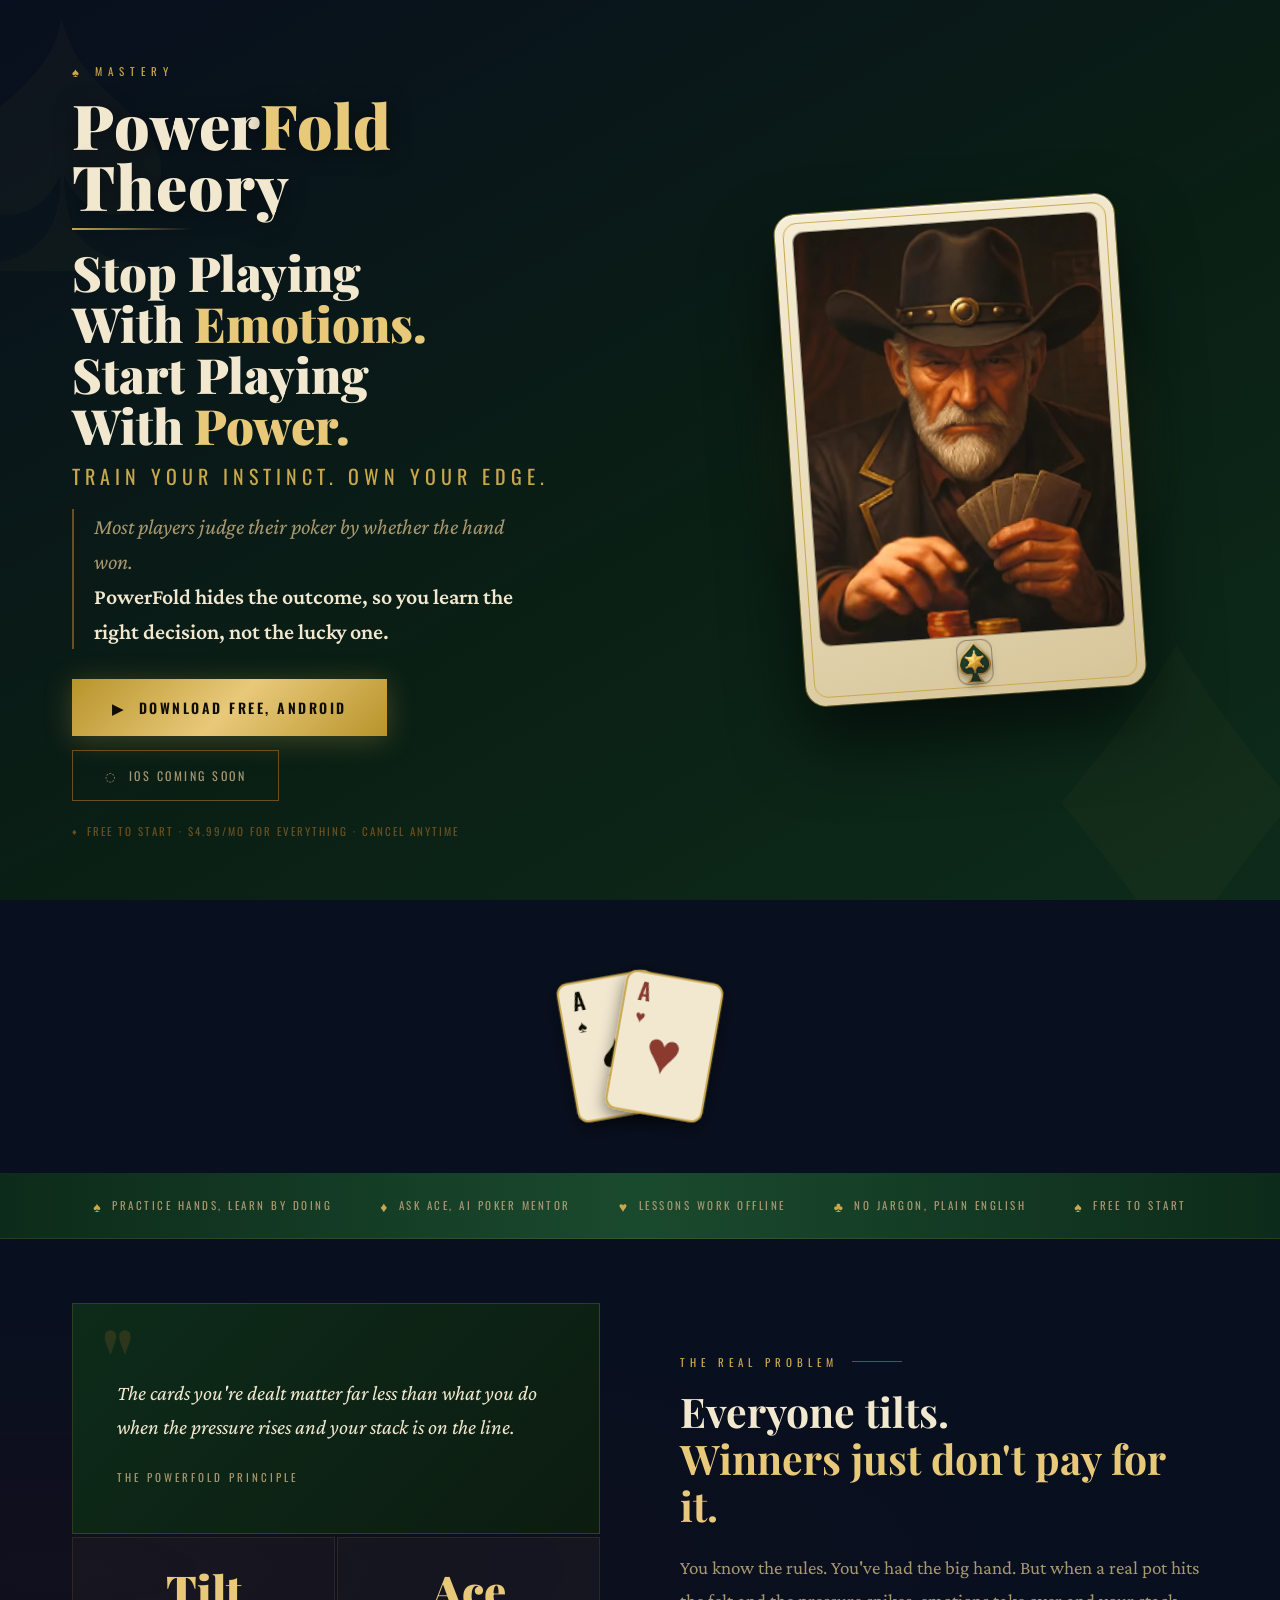
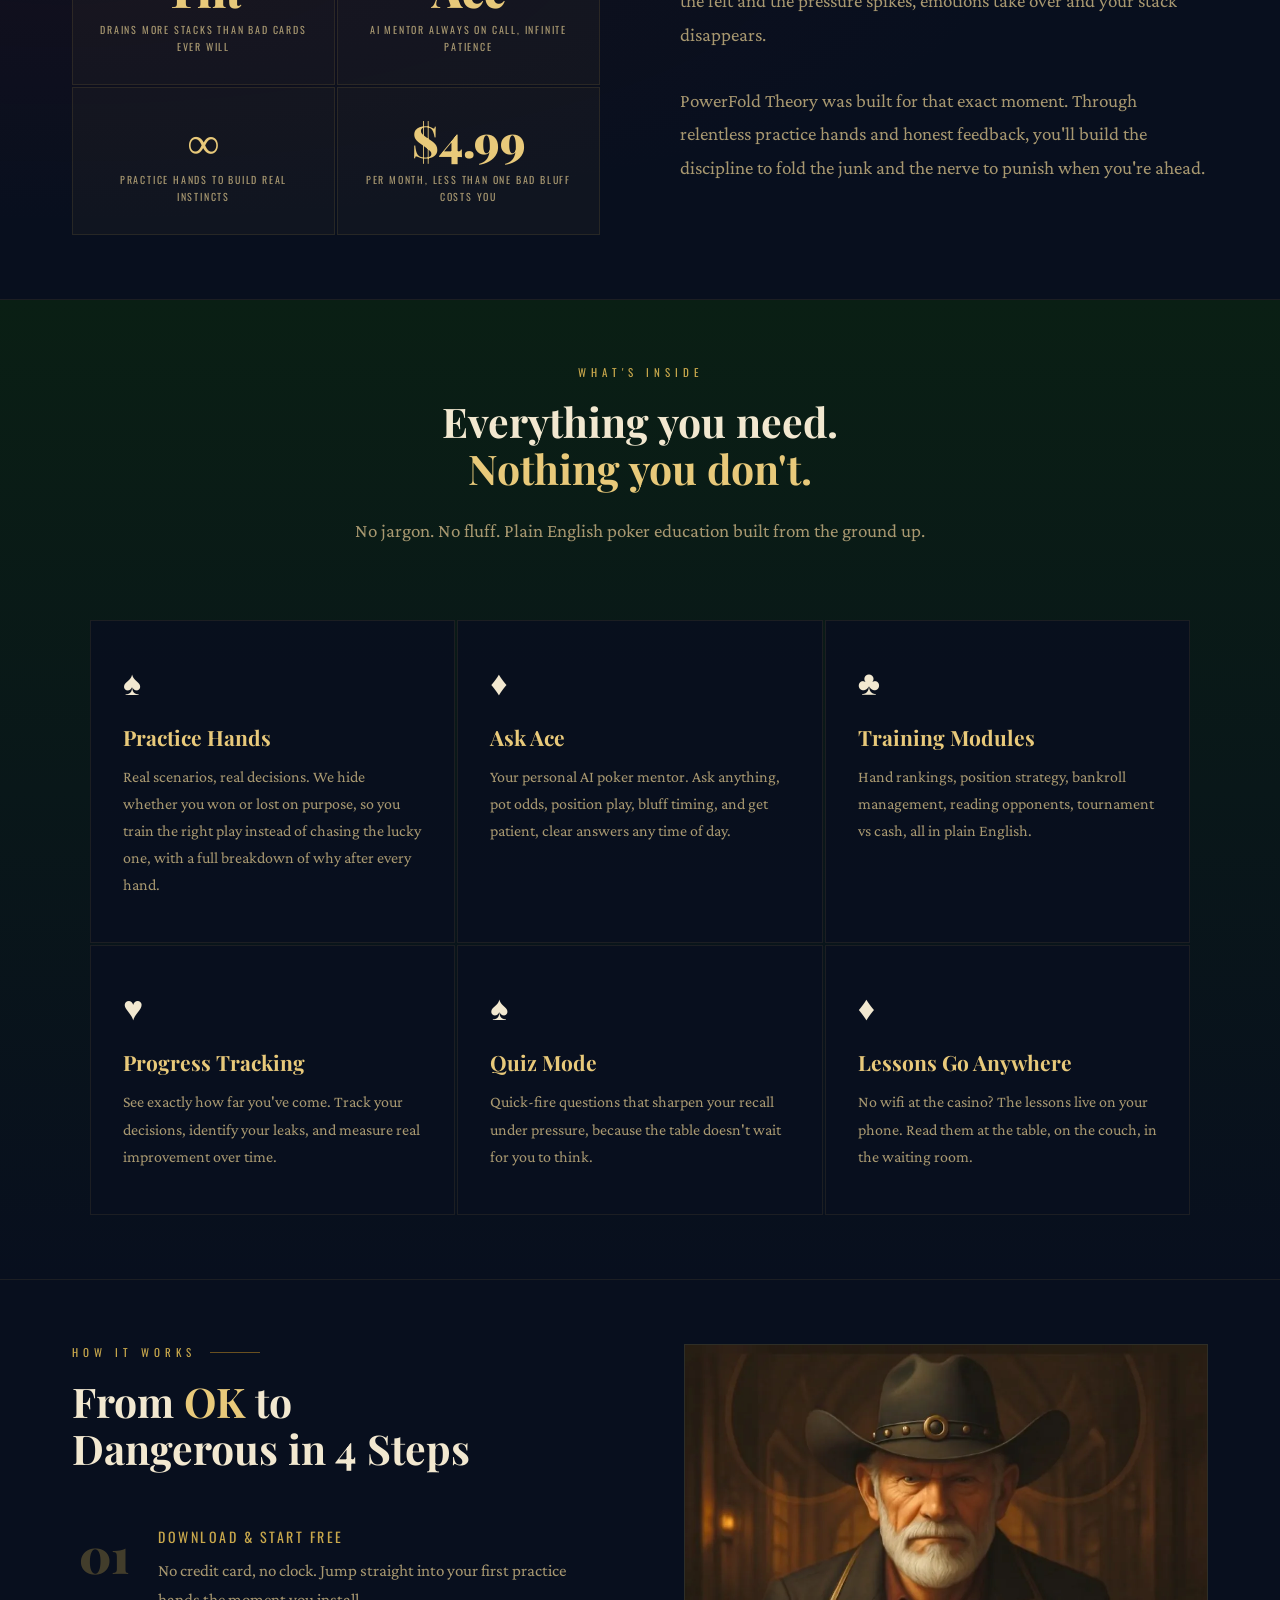
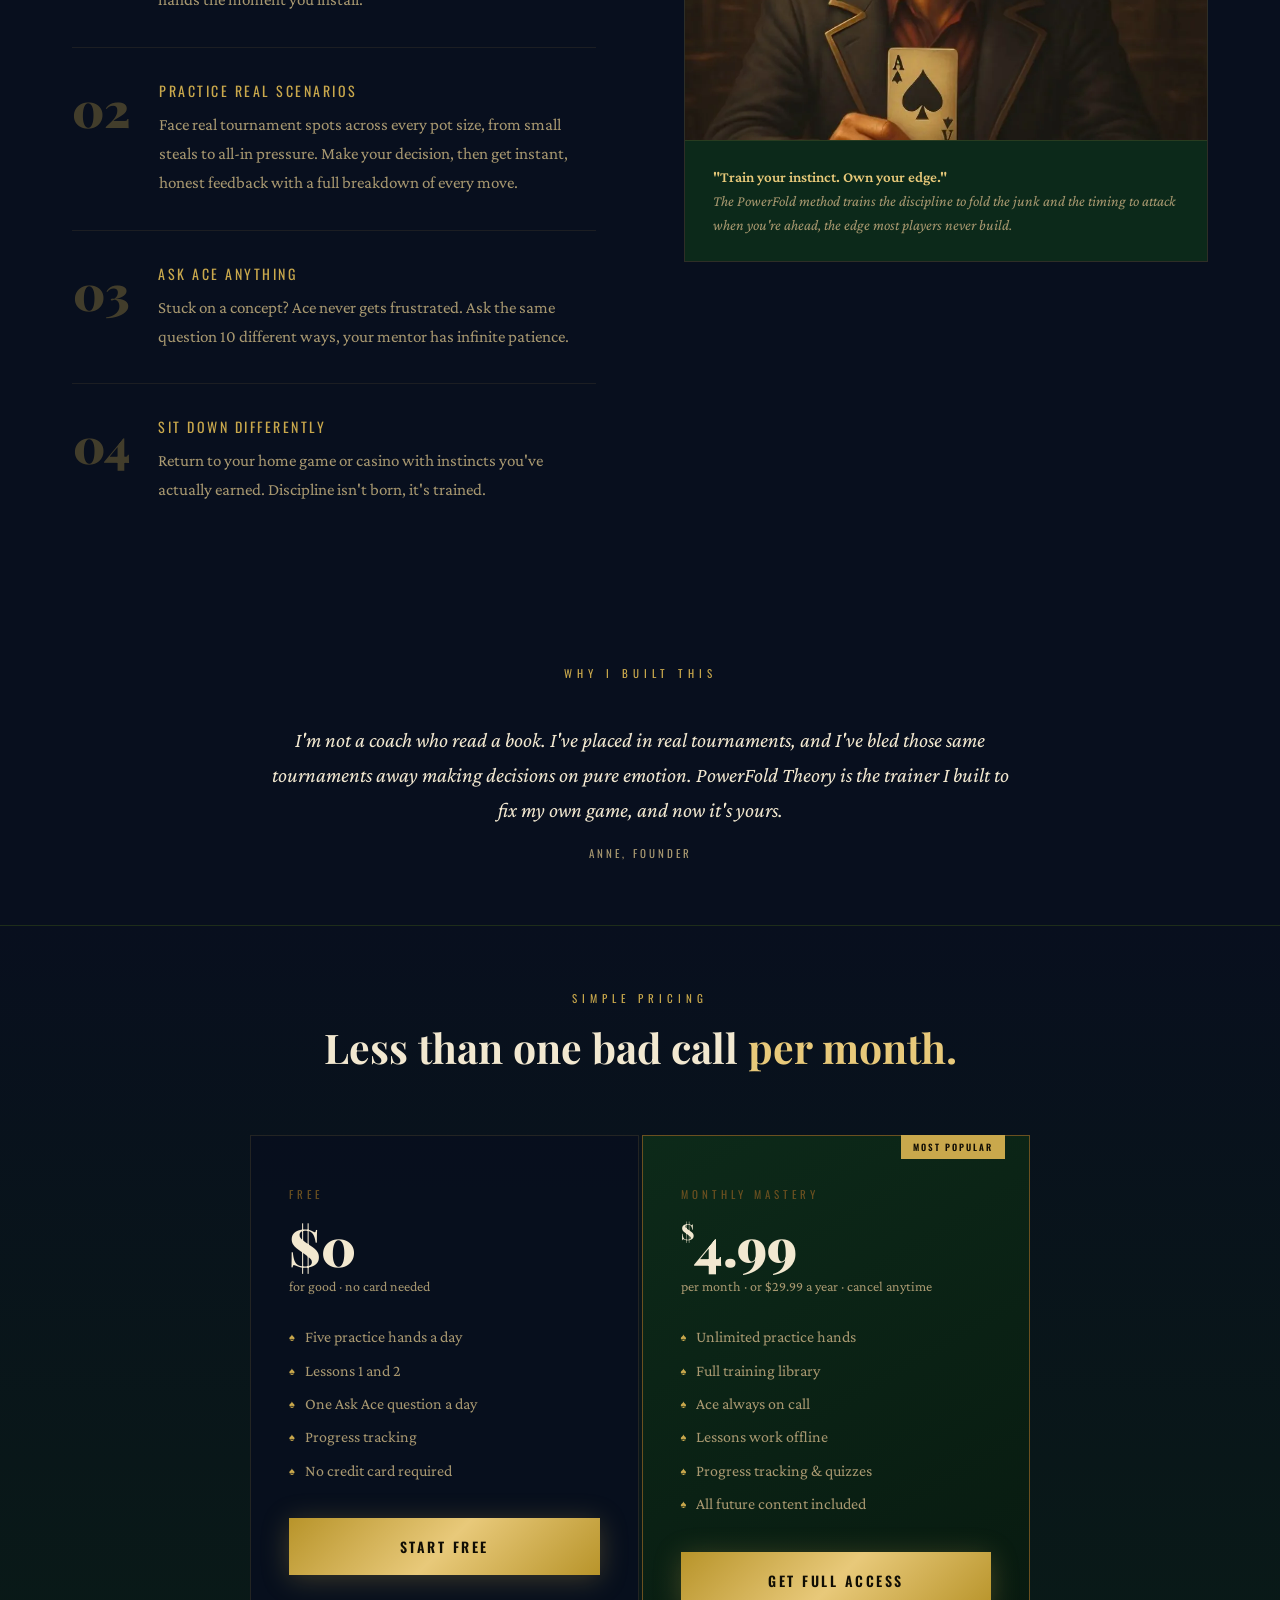
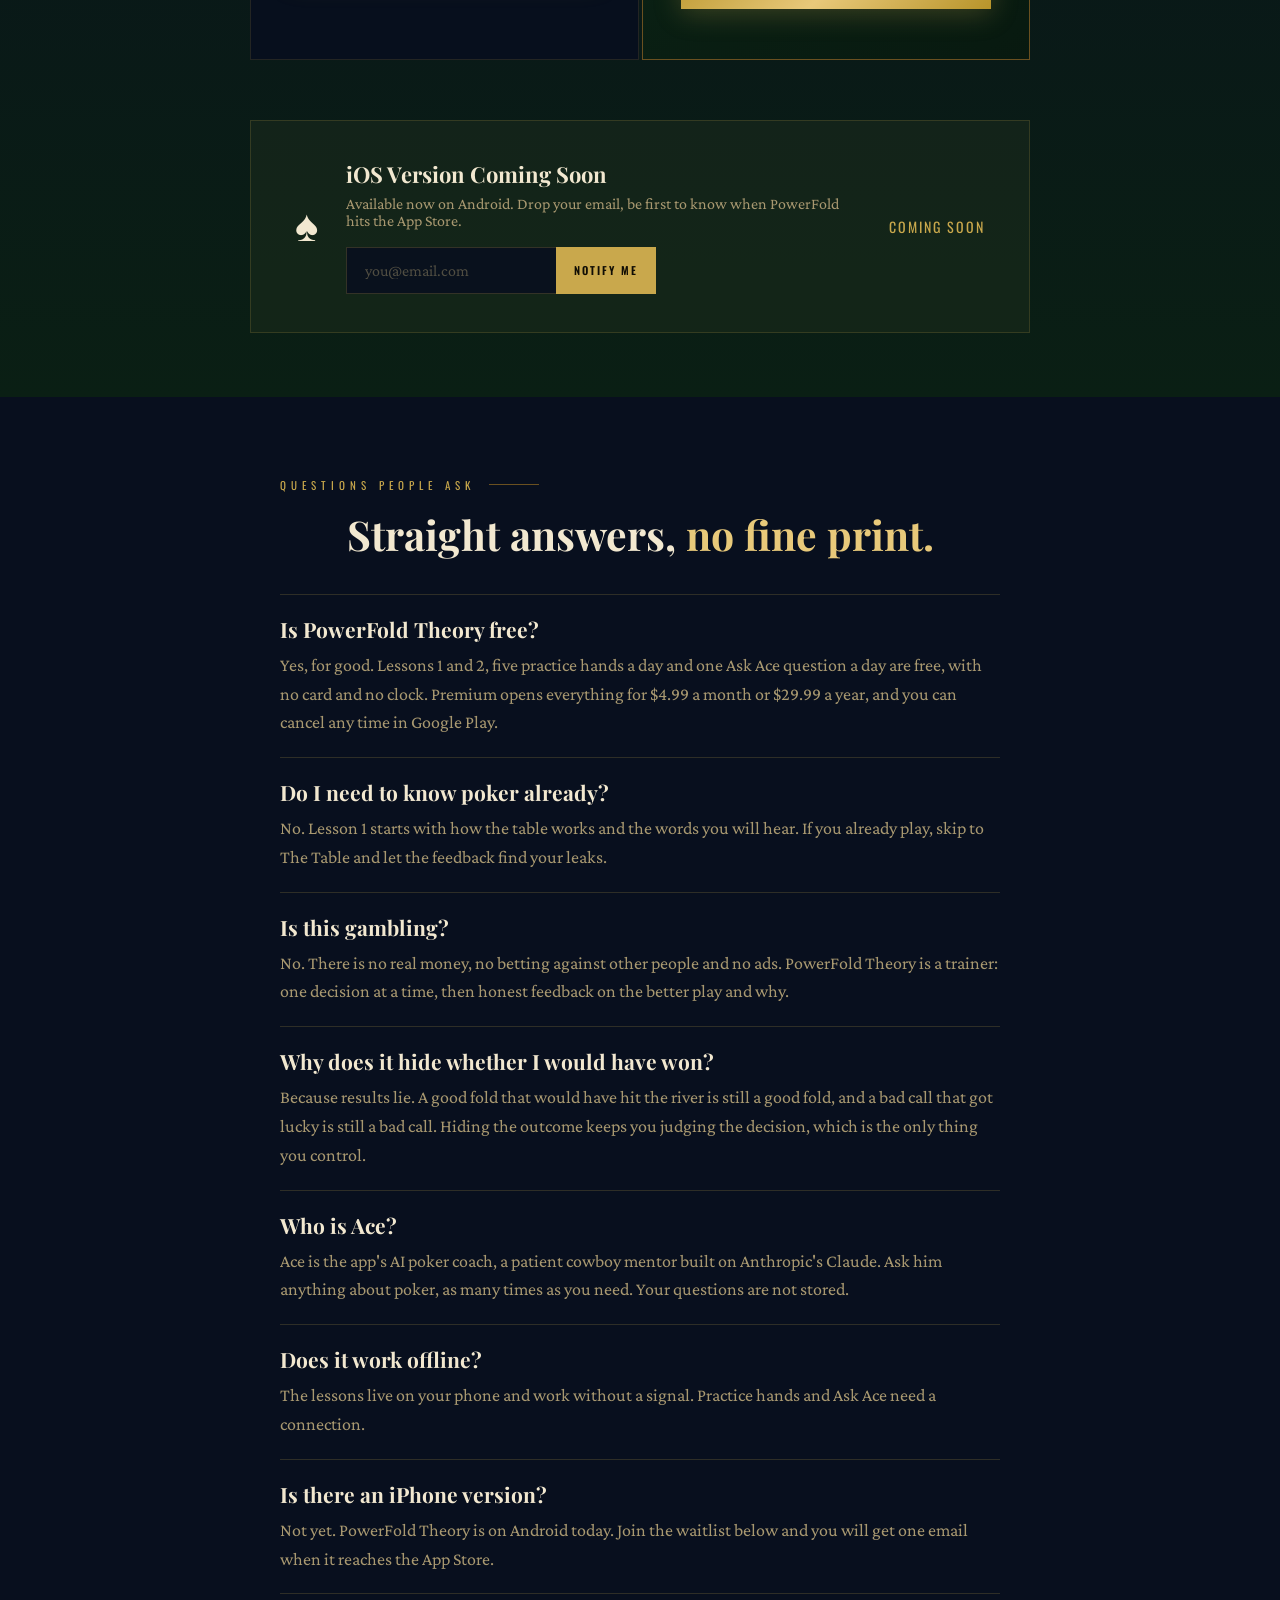
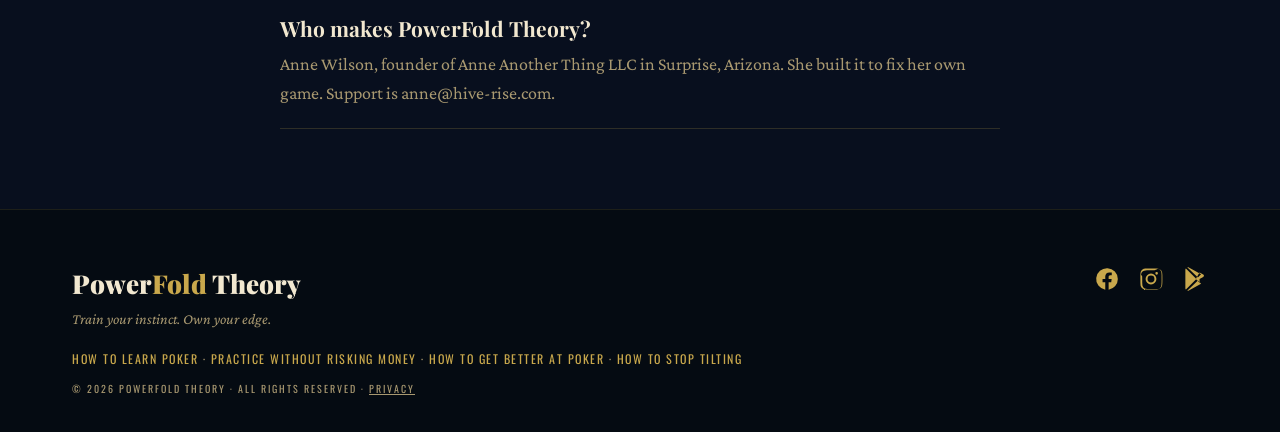
<file: index.html>
<!DOCTYPE html>
<html lang="en">
<head>
<meta charset="UTF-8">
<meta name="viewport" content="width=device-width, initial-scale=1.0">
<title>PowerFold Theory: Poker Trainer with Practice Hands and an AI Coach</title>
<meta name="description" content="Learn Texas Hold'em or fix the leaks in the game you have. Practice hands that hide the outcome, ten plain-English lessons and Ask Ace, your AI coach. Free to start, $4.99 a month for everything.">
<link rel="canonical" href="https://powerfoldtheory.com/">
<meta property="og:type" content="website">
<meta property="og:url" content="https://powerfoldtheory.com/">
<meta property="og:title" content="PowerFold Theory: Train Your Instinct. Own Your Edge.">
<meta property="og:description" content="Practice hands that hide the outcome, so you learn the right decision, not the lucky one. Free on Android.">
<meta property="og:image" content="https://powerfoldtheory.com/og-1200.jpg">
<meta property="og:image:width" content="1200">
<meta property="og:image:height" content="630">
<meta property="og:site_name" content="PowerFold Theory">
<meta name="twitter:card" content="summary_large_image">
<meta name="twitter:title" content="PowerFold Theory: Train Your Instinct. Own Your Edge.">
<meta name="twitter:description" content="Practice hands that hide the outcome, so you learn the right decision, not the lucky one. Free on Android.">
<meta name="twitter:image" content="https://powerfoldtheory.com/og-1200.jpg">
<meta name="theme-color" content="#0D2B1A">
<link rel="icon" href="/favicon.ico" sizes="32x32">
<link rel="icon" type="image/webp" href="/icon-192.webp" sizes="192x192">
<link rel="apple-touch-icon" href="/apple-touch-icon.png">
<link rel="preload" href="/hero-smoke.webp" as="image" type="image/webp" fetchpriority="high">
<link rel="preload" href="/fonts/playfair-display-900.woff2" as="font" type="font/woff2" crossorigin>
<link rel="preload" href="/fonts/oswald-400.woff2" as="font" type="font/woff2" crossorigin>
<link rel="preload" href="/fonts/crimson-pro-400.woff2" as="font" type="font/woff2" crossorigin>
<style>
@font-face {font-family: 'Crimson Pro'; font-style: italic; font-weight: 400; font-display: swap; src: url(/fonts/crimson-pro-400-italic.woff2) format('woff2'); unicode-range: U+0000-00FF, U+0131, U+0152-0153, U+02BB-02BC, U+02C6, U+02DA, U+02DC, U+0304, U+0308, U+0329, U+2000-206F, U+20AC, U+2122, U+2191, U+2193, U+2212, U+2215, U+FEFF, U+FFFD;}
@font-face {font-family: 'Crimson Pro'; font-style: normal; font-weight: 400; font-display: swap; src: url(/fonts/crimson-pro-400.woff2) format('woff2'); unicode-range: U+0000-00FF, U+0131, U+0152-0153, U+02BB-02BC, U+02C6, U+02DA, U+02DC, U+0304, U+0308, U+0329, U+2000-206F, U+20AC, U+2122, U+2191, U+2193, U+2212, U+2215, U+FEFF, U+FFFD;}
@font-face {font-family: 'Crimson Pro'; font-style: normal; font-weight: 600; font-display: swap; src: url(/fonts/crimson-pro-600.woff2) format('woff2'); unicode-range: U+0000-00FF, U+0131, U+0152-0153, U+02BB-02BC, U+02C6, U+02DA, U+02DC, U+0304, U+0308, U+0329, U+2000-206F, U+20AC, U+2122, U+2191, U+2193, U+2212, U+2215, U+FEFF, U+FFFD;}
@font-face {font-family: 'Oswald'; font-style: normal; font-weight: 400; font-display: swap; src: url(/fonts/oswald-400.woff2) format('woff2'); unicode-range: U+0000-00FF, U+0131, U+0152-0153, U+02BB-02BC, U+02C6, U+02DA, U+02DC, U+0304, U+0308, U+0329, U+2000-206F, U+20AC, U+2122, U+2191, U+2193, U+2212, U+2215, U+FEFF, U+FFFD;}
@font-face {font-family: 'Oswald'; font-style: normal; font-weight: 600; font-display: swap; src: url(/fonts/oswald-600.woff2) format('woff2'); unicode-range: U+0000-00FF, U+0131, U+0152-0153, U+02BB-02BC, U+02C6, U+02DA, U+02DC, U+0304, U+0308, U+0329, U+2000-206F, U+20AC, U+2122, U+2191, U+2193, U+2212, U+2215, U+FEFF, U+FFFD;}
@font-face {font-family: 'Playfair Display'; font-style: normal; font-weight: 700; font-display: swap; src: url(/fonts/playfair-display-700.woff2) format('woff2'); unicode-range: U+0000-00FF, U+0131, U+0152-0153, U+02BB-02BC, U+02C6, U+02DA, U+02DC, U+0304, U+0308, U+0329, U+2000-206F, U+20AC, U+2122, U+2191, U+2193, U+2212, U+2215, U+FEFF, U+FFFD;}
@font-face {font-family: 'Playfair Display'; font-style: normal; font-weight: 900; font-display: swap; src: url(/fonts/playfair-display-900.woff2) format('woff2'); unicode-range: U+0000-00FF, U+0131, U+0152-0153, U+02BB-02BC, U+02C6, U+02DA, U+02DC, U+0304, U+0308, U+0329, U+2000-206F, U+20AC, U+2122, U+2191, U+2193, U+2212, U+2215, U+FEFF, U+FFFD;}
</style>
<script type="application/ld+json">
{
 "@context": "https://schema.org",
 "@graph": [
  {
   "@type": "Organization",
   "@id": "https://powerfoldtheory.com/#org",
   "name": "Anne Another Thing LLC",
   "alternateName": "PowerFold Theory",
   "url": "https://powerfoldtheory.com/",
   "logo": {
    "@type": "ImageObject",
    "url": "https://powerfoldtheory.com/icon-512.webp",
    "width": 512,
    "height": 512
   },
   "email": "anne@hive-rise.com",
   "founder": {
    "@id": "https://powerfoldtheory.com/#anne"
   },
   "address": {
    "@type": "PostalAddress",
    "addressLocality": "Surprise",
    "addressRegion": "AZ",
    "addressCountry": "US"
   },
   "sameAs": [
    "https://play.google.com/store/apps/details?id=com.powerfold.theory.fundamentals",
    "https://www.facebook.com/PowerFoldTheory/",
    "https://www.instagram.com/powerfoldtheory/",
    "https://www.producthunt.com/products/powerfold-theory"
   ]
  },
  {
   "@type": "Person",
   "@id": "https://powerfoldtheory.com/#anne",
   "name": "Anne Wilson",
   "jobTitle": "Founder",
   "worksFor": {
    "@id": "https://powerfoldtheory.com/#org"
   },
   "sameAs": [
    "https://www.linkedin.com/in/anne-wilson-67789912/"
   ]
  },
  {
   "@type": "WebSite",
   "@id": "https://powerfoldtheory.com/#website",
   "url": "https://powerfoldtheory.com/",
   "name": "PowerFold Theory",
   "publisher": {
    "@id": "https://powerfoldtheory.com/#org"
   },
   "inLanguage": "en-US"
  },
  {
   "@type": [
    "SoftwareApplication",
    "MobileApplication"
   ],
   "@id": "https://powerfoldtheory.com/#app",
   "name": "PowerFold Theory",
   "alternateName": "PowerFold Theory Poker Trainer",
   "url": "https://powerfoldtheory.com/",
   "description": "A Texas Hold'em trainer for beginners and home-game players. Practice hands that hide the outcome so you learn the right decision, ten plain-English lessons that work offline, and Ask Ace, an AI poker coach.",
   "applicationCategory": "EducationalApplication",
   "applicationSubCategory": "Poker training",
   "operatingSystem": "Android",
   "installUrl": "https://play.google.com/store/apps/details?id=com.powerfold.theory.fundamentals",
   "downloadUrl": "https://play.google.com/store/apps/details?id=com.powerfold.theory.fundamentals",
   "softwareVersion": "2.1.1",
   "image": "https://powerfoldtheory.com/og-1200.jpg",
   "screenshot": "https://powerfoldtheory.com/og-1200.jpg",
   "author": {
    "@id": "https://powerfoldtheory.com/#org"
   },
   "publisher": {
    "@id": "https://powerfoldtheory.com/#org"
   },
   "inLanguage": "en-US",
   "isAccessibleForFree": true,
   "featureList": [
    "Practice hands with the outcome hidden and feedback on the better play",
    "Ask Ace, an AI poker coach built on Anthropic's Claude",
    "Ten plain-English Texas Hold'em lessons that work offline",
    "Ten-hand sessions with a streak and four difficulty levels",
    "Lessons 1 and 2, five practice hands a day and one Ask Ace question a day are free for good"
   ],
   "offers": [
    {
     "@type": "Offer",
     "name": "Free plan",
     "price": "0",
     "priceCurrency": "USD",
     "availability": "https://schema.org/InStock",
     "url": "https://play.google.com/store/apps/details?id=com.powerfold.theory.fundamentals"
    },
    {
     "@type": "Offer",
     "name": "Premium, monthly",
     "price": "4.99",
     "priceCurrency": "USD",
     "availability": "https://schema.org/InStock",
     "url": "https://play.google.com/store/apps/details?id=com.powerfold.theory.fundamentals"
    },
    {
     "@type": "Offer",
     "name": "Premium, yearly",
     "price": "29.99",
     "priceCurrency": "USD",
     "availability": "https://schema.org/InStock",
     "url": "https://play.google.com/store/apps/details?id=com.powerfold.theory.fundamentals"
    }
   ]
  },
  {
   "@type": "FAQPage",
   "@id": "https://powerfoldtheory.com/#faq",
   "mainEntity": [
    {
     "@type": "Question",
     "name": "Is PowerFold Theory free?",
     "acceptedAnswer": {
      "@type": "Answer",
      "text": "Yes, for good. Lessons 1 and 2, five practice hands a day and one Ask Ace question a day are free, with no card and no clock. Premium opens everything for $4.99 a month or $29.99 a year, and you can cancel any time in Google Play."
     }
    },
    {
     "@type": "Question",
     "name": "Do I need to know poker already?",
     "acceptedAnswer": {
      "@type": "Answer",
      "text": "No. Lesson 1 starts with how the table works and the words you will hear. If you already play, skip to The Table and let the feedback find your leaks."
     }
    },
    {
     "@type": "Question",
     "name": "Is this gambling?",
     "acceptedAnswer": {
      "@type": "Answer",
      "text": "No. There is no real money, no betting against other people and no ads. PowerFold Theory is a trainer: one decision at a time, then honest feedback on the better play and why."
     }
    },
    {
     "@type": "Question",
     "name": "Why does it hide whether I would have won?",
     "acceptedAnswer": {
      "@type": "Answer",
      "text": "Because results lie. A good fold that would have hit the river is still a good fold, and a bad call that got lucky is still a bad call. Hiding the outcome keeps you judging the decision, which is the only thing you control."
     }
    },
    {
     "@type": "Question",
     "name": "Who is Ace?",
     "acceptedAnswer": {
      "@type": "Answer",
      "text": "Ace is the app's AI poker coach, a patient cowboy mentor built on Anthropic's Claude. Ask him anything about poker, as many times as you need. Your questions are not stored."
     }
    },
    {
     "@type": "Question",
     "name": "Does it work offline?",
     "acceptedAnswer": {
      "@type": "Answer",
      "text": "The lessons live on your phone and work without a signal. Practice hands and Ask Ace need a connection."
     }
    },
    {
     "@type": "Question",
     "name": "Is there an iPhone version?",
     "acceptedAnswer": {
      "@type": "Answer",
      "text": "Not yet. PowerFold Theory is on Android today. Join the waitlist below and you will get one email when it reaches the App Store."
     }
    },
    {
     "@type": "Question",
     "name": "Who makes PowerFold Theory?",
     "acceptedAnswer": {
      "@type": "Answer",
      "text": "Anne Wilson, founder of Anne Another Thing LLC in Surprise, Arizona. She built it to fix her own game. Support is anne@hive-rise.com."
     }
    }
   ]
  }
 ]
}
</script>
<style>
*, *::before, *::after { box-sizing: border-box; margin: 0; padding: 0; }
:root {
  --gold: #C9A84C;
  --gold-light: #E8C97A;
  --gold-dim: #6A5020;
  --green-deep: #0D2B1A;
  --green-mid: #1A4A2E;
  --blue-dark: #080F1E;
  --blue-mid: #111E35;
  --cream: #F2E8D0;
  --cream-dim: #A89870;
  --ink: #100D04;
}
html { scroll-behavior: smooth; }
body {
  background: var(--blue-dark);
  color: var(--cream);
  font-family: 'Crimson Pro', Georgia, serif;
  overflow-x: hidden;
  width: 100%;
}
/* -- HERO -- */
.hero {
  width: 100%;
  min-height: 100vh;
  display: grid;
  grid-template-columns: 1fr 1fr;
  background: linear-gradient(150deg, var(--blue-dark) 0%, #0A1F14 55%, var(--green-deep) 100%);
  position: relative;
  overflow: hidden;
}
.suit-bg {
  font-family: 'Segoe UI Symbol', 'Apple Symbols', serif;
  position: absolute;
  font-size: 420px;
  opacity: 0.03;
  color: var(--gold);
  pointer-events: none;
  line-height: 1;
  user-select: none;
}
.suit-bg.s1 { top: -80px; left: -50px; }
.suit-bg.s2 { bottom: -140px; right: -30px; font-size: 520px; }
.hero-text {
  padding: 52px 52px 52px 72px;
  display: flex;
  flex-direction: column;
  justify-content: center;
  position: relative;
  z-index: 2;
  animation: fadeUp 0.9s ease both;
}
.eyebrow {
  font-family: 'Oswald', sans-serif;
  font-size: 11px;
  letter-spacing: 6px;
  text-transform: uppercase;
  color: var(--gold);
  margin-bottom: 14px;
  display: flex;
  align-items: center;
  gap: 10px;
}
.eyebrow::before { content: '♠'; font-size: 13px; }
.hero-brand {
  font-family: 'Playfair Display', Georgia, serif;
  font-weight: 900;
  font-size: clamp(38px, 5.2vw, 62px);
  line-height: 0.98;
  letter-spacing: 1px;
  color: var(--cream);
  margin-bottom: 12px;
  text-shadow: 0 2px 24px rgba(0, 0, 0, 0.45);
}
.hero-brand .gold { color: var(--gold-light); }
.brand-rule {
  width: 120px;
  height: 2px;
  background: linear-gradient(90deg, var(--gold) 0%, transparent 100%);
  margin-bottom: 16px;
}
.card-fan {
  display: flex;
  justify-content: center;
  padding: 24px 20px 12px;
}
.card-fan svg {
  width: 100%;
  max-width: 300px;
  height: auto;
}
.hero-title {
  font-family: 'Playfair Display', Georgia, serif;
  font-size: clamp(32px, 3.8vw, 50px);
  font-weight: 900;
  line-height: 1.05;
  color: var(--cream);
  margin-bottom: 10px;
}
.hero-title .gold { color: var(--gold-light); }
.hero-sub {
  font-family: 'Oswald', sans-serif;
  font-size: clamp(14px, 1.6vw, 20px);
  letter-spacing: 5px;
  color: var(--gold);
  text-transform: uppercase;
  margin-bottom: 18px;
}
.hero-tagline {
  font-size: clamp(17px, 1.8vw, 22px);
  font-style: italic;
  color: var(--cream-dim);
  line-height: 1.6;
  margin-bottom: 30px;
  max-width: 460px;
  border-left: 2px solid var(--gold-dim);
  padding-left: 20px;
}
.hero-tagline strong { color: var(--cream); font-style: normal; }
.cta-stack {
  display: flex;
  flex-direction: column;
  gap: 14px;
  align-items: flex-start;
}
.btn-gold {
  display: inline-flex;
  align-items: center;
  gap: 10px;
  background: linear-gradient(135deg, #B8942A, var(--gold-light), #B8942A);
  color: var(--ink);
  font-family: 'Oswald', sans-serif;
  font-size: 14px;
  font-weight: 600;
  letter-spacing: 2.5px;
  text-transform: uppercase;
  padding: 18px 40px;
  text-decoration: none;
  cursor: pointer;
  border: none;
  transition: transform 0.2s, box-shadow 0.2s;
  box-shadow: 0 4px 28px rgba(201,168,76,0.28);
  white-space: nowrap;
}
.btn-gold:hover { transform: translateY(-2px); box-shadow: 0 8px 40px rgba(201,168,76,0.45); }
.btn-ghost {
  display: inline-flex;
  align-items: center;
  gap: 8px;
  border: 1px solid var(--gold-dim);
  color: var(--cream-dim);
  font-family: 'Oswald', sans-serif;
  font-size: 12px;
  letter-spacing: 2.5px;
  text-transform: uppercase;
  padding: 16px 32px;
  text-decoration: none;
  transition: border-color 0.2s, color 0.2s;
  white-space: nowrap;
}
.btn-ghost:hover { border-color: var(--gold); color: var(--cream); }
.price-whisper {
  font-family: 'Oswald', sans-serif;
  font-size: 11px;
  letter-spacing: 2px;
  color: var(--gold-dim);
  text-transform: uppercase;
  margin-top: 8px;
  display: flex;
  align-items: center;
  gap: 8px;
}
.price-whisper::before { content: '♦'; font-size: 9px; color: var(--gold-dim); }
/* Hero image, fills right column exactly */
.hero-image {
  position: relative;
  overflow: hidden;
  min-height: 100vh;
  display: flex;
  align-items: center;
  justify-content: center;
  padding: 56px 40px;
}
.hero-image::before {
  content: '';
  position: absolute;
  width: 70%;
  aspect-ratio: 1;
  border-radius: 50%;
  background: radial-gradient(circle, rgba(201,168,76,0.22) 0%, rgba(201,168,76,0.06) 45%, transparent 70%);
  filter: blur(6px);
  pointer-events: none;
}
/* The playing-card frame around the clip */
.hero-card {
  position: relative;
  width: min(340px, 78%);
  padding: 18px 18px 60px;
  background: linear-gradient(165deg, #F6EDD6 0%, #E8DBB8 55%, #D6C498 100%);
  border-radius: 20px;
  box-shadow: 0 36px 70px rgba(0,0,0,0.6), 0 2px 0 rgba(255,255,255,0.35) inset, 0 0 0 1px rgba(201,168,76,0.75);
  transform: rotate(-4deg);
}
.hero-card::before {
  content: '';
  position: absolute;
  inset: 8px;
  border: 1.5px solid var(--gold);
  border-radius: 14px;
  pointer-events: none;
}
.hero-card .star {
  position: absolute;
  left: 50%;
  bottom: 12px;
  width: 34px;
  height: auto;
  transform: translateX(-50%);
  filter: drop-shadow(0 2px 3px rgba(0,0,0,0.35));
  pointer-events: none;
}
.hero-card video, .hero-card img {
  display: block;
  width: 100%;
  height: auto;
  border-radius: 10px;
  box-shadow: 0 0 0 1px rgba(16,13,4,0.35);
}
  position: absolute;
  font-family: 'Oswald', sans-serif;
  font-weight: 600;
  font-size: 18px;
  line-height: 0.95;
  color: var(--ink);
  text-align: center;
  pointer-events: none;
}
/* Gold rule at hero bottom */
.hero-rule {
  width: 100%;
  height: 5px;
  background: linear-gradient(90deg, transparent 0%, var(--gold-dim) 20%, var(--gold-light) 50%, var(--gold-dim) 80%, transparent 100%);
  opacity: 0.55;
}
/* -- TRUST BAR -- */
.trust-bar {
  width: 100%;
  background: linear-gradient(90deg, var(--green-deep), var(--green-mid), var(--green-deep));
  border-bottom: 1px solid rgba(201,168,76,0.15);
  padding: 22px 40px;
  display: flex;
  justify-content: center;
  gap: 48px;
  flex-wrap: wrap;
}
.trust-item {
  font-family: 'Oswald', sans-serif;
  font-size: 11px;
  letter-spacing: 2.5px;
  text-transform: uppercase;
  color: var(--cream-dim);
  display: flex;
  align-items: center;
  gap: 9px;
}
.trust-item .suit { color: var(--gold); font-size: 14px; }
/* -- GENERIC SECTION -- */
.section {
  width: 100%;
  padding: 64px 72px;
}
.section-label {
  font-family: 'Oswald', sans-serif;
  font-size: 11px;
  letter-spacing: 5px;
  text-transform: uppercase;
  color: var(--gold);
  margin-bottom: 18px;
  display: flex;
  align-items: center;
  gap: 14px;
}
.section-label::after {
  content: '';
  width: 50px;
  height: 1px;
  background: var(--gold-dim);
  flex-shrink: 0;
}
.section-label.center { justify-content: center; }
.section-label.center::after { display: none; }
.section-title {
  font-family: 'Playfair Display', serif;
  font-size: clamp(30px, 3.2vw, 50px);
  font-weight: 700;
  line-height: 1.15;
  color: var(--cream);
  margin-bottom: 22px;
}
.section-title .gold { color: var(--gold-light); }
.section-body {
  font-size: 19px;
  line-height: 1.75;
  color: var(--cream-dim);
}
/* -- TRUTH (2-col) -- */
.truth {
  background: radial-gradient(ellipse at 5% 50%, rgba(139,26,26,0.07) 0%, transparent 55%),
              var(--blue-dark);
  display: grid;
  grid-template-columns: 1fr 1fr;
  gap: 80px;
  align-items: center;
}
.quote-card {
  background: linear-gradient(135deg, var(--green-deep), #0C1C10);
  border: 1px solid rgba(201,168,76,0.2);
  padding: 48px 44px;
  position: relative;
}
.quote-card::before {
  content: '"';
  position: absolute;
  top: 10px; left: 28px;
  font-family: 'Playfair Display', serif;
  font-size: 90px;
  color: var(--gold-dim);
  line-height: 1;
  opacity: 0.35;
}
.quote-text {
  font-size: 21px;
  font-style: italic;
  line-height: 1.65;
  color: var(--cream);
  padding-top: 24px;
  margin-bottom: 24px;
}
.quote-attr {
  font-family: 'Oswald', sans-serif;
  font-size: 11px;
  letter-spacing: 3px;
  text-transform: uppercase;
  color: var(--cream-dim);
}
.stats-grid {
  display: grid;
  grid-template-columns: 1fr 1fr;
  gap: 2px;
  margin-top: 3px;
}
.stat-box {
  background: rgba(201,168,76,0.04);
  border: 1px solid rgba(201,168,76,0.12);
  padding: 30px 22px;
  text-align: center;
  transition: background 0.3s;
}
.stat-box:hover { background: rgba(201,168,76,0.09); }
.stat-num {
  display: block;
  font-family: 'Playfair Display', serif;
  font-size: 44px;
  font-weight: 900;
  color: var(--gold-light);
  line-height: 1;
  margin-bottom: 8px;
}
.stat-lbl {
  font-family: 'Oswald', sans-serif;
  font-size: 10px;
  letter-spacing: 1.8px;
  text-transform: uppercase;
  color: var(--cream-dim);
  line-height: 1.4;
}
/* -- FEATURES -- */
.features {
  background: linear-gradient(180deg, #0A1F14 0%, var(--blue-dark) 100%);
  border-top: 1px solid rgba(201,168,76,0.1);
}
.features-header {
  text-align: center;
  max-width: 620px;
  margin: 0 auto 72px;
}
.features-header .section-body { margin: 0 auto; }
.feat-grid {
  display: grid;
  grid-template-columns: repeat(3, 1fr);
  gap: 2px;
  max-width: 1100px;
  margin: 0 auto;
}
.feat-card {
  background: rgba(8,15,30,0.9);
  border: 1px solid rgba(201,168,76,0.1);
  padding: 44px 32px;
  transition: border-color 0.3s, transform 0.3s;
  position: relative;
  overflow: hidden;
}
.feat-card::after {
  content: '';
  position: absolute;
  top: 0; left: 0; right: 0;
  height: 2px;
  background: linear-gradient(90deg, transparent, var(--gold), transparent);
  opacity: 0;
  transition: opacity 0.3s;
}
.feat-card:hover { border-color: rgba(201,168,76,0.35); transform: translateY(-4px); }
.feat-card:hover::after { opacity: 1; }
.feat-icon { font-size: 34px; margin-bottom: 20px; display: block; }
.feat-name {
  font-family: 'Playfair Display', serif;
  font-size: 21px;
  font-weight: 700;
  color: var(--gold-light);
  margin-bottom: 12px;
}
.feat-desc { font-size: 16px; line-height: 1.7; color: var(--cream-dim); }
/* -- HOW IT WORKS -- */
.how {
  background: var(--blue-dark);
  display: grid;
  grid-template-columns: 1fr 1fr;
  gap: 88px;
  align-items: start;
  border-top: 1px solid rgba(201,168,76,0.1);
}
.steps { display: flex; flex-direction: column; gap: 0; }
.step {
  display: flex;
  gap: 28px;
  padding: 32px 0;
  border-bottom: 1px solid rgba(201,168,76,0.1);
}
.step:last-child { border-bottom: none; }
.step-num::before { content: attr(data-n); }
.step-num {
  font-family: 'Playfair Display', serif;
  font-size: 48px;
  font-weight: 900;
  color: rgba(201,168,76,0.3);
  line-height: 1;
  min-width: 58px;
  text-align: right;
  padding-top: 4px;
  transition: color 0.3s;
  flex-shrink: 0;
}
.step:hover .step-num { color: rgba(201,168,76,0.38); }
.step-title {
  font-family: 'Oswald', sans-serif;
  font-size: 14px;
  letter-spacing: 2.5px;
  text-transform: uppercase;
  color: var(--gold);
  margin-bottom: 10px;
}
.step-desc { font-size: 17px; line-height: 1.7; color: var(--cream-dim); }
/* How image, constrained, no overflow */
.how-visual {
  position: sticky;
  top: 80px;
  border: 1px solid rgba(201,168,76,0.2);
  overflow: hidden;
  max-width: 100%;
}
.how-visual img {
  width: 100%;
  height: auto;
  display: block;
}
.how-caption {
  background: rgba(13,43,26,0.97);
  padding: 24px 28px;
  border-top: 1px solid rgba(201,168,76,0.15);
}
.how-caption p { font-size: 15px; font-style: italic; color: var(--cream-dim); line-height: 1.6; }
.how-caption strong { color: var(--gold-light); font-style: normal; }
/* -- PRICING -- */
.pricing {
  background: linear-gradient(180deg, var(--blue-dark) 0%, #0A1F14 100%);
  text-align: center;
  border-top: 1px solid rgba(201,168,76,0.1);
}
.pricing-header { margin-bottom: 64px; }
.price-grid {
  display: grid;
  grid-template-columns: 1fr 1fr;
  gap: 3px;
  max-width: 780px;
  margin: 0 auto 60px;
}
.price-card {
  background: rgba(8,15,30,0.95);
  border: 1px solid rgba(201,168,76,0.14);
  padding: 50px 38px;
  text-align: left;
  position: relative;
  transition: border-color 0.3s;
}
.price-card:hover { border-color: rgba(201,168,76,0.38); }
.price-card.featured {
  background: linear-gradient(150deg, rgba(13,43,26,0.97), rgba(8,26,16,0.97));
  border-color: var(--gold-dim);
}
.price-card.featured::before {
  content: 'MOST POPULAR';
  position: absolute;
  top: -1px; right: 24px;
  background: var(--gold);
  color: var(--ink);
  font-family: 'Oswald', sans-serif;
  font-size: 9px;
  letter-spacing: 2px;
  padding: 5px 12px;
  font-weight: 600;
}
.price-tier {
  font-family: 'Oswald', sans-serif;
  font-size: 11px;
  letter-spacing: 4px;
  text-transform: uppercase;
  color: var(--gold-dim);
  margin-bottom: 18px;
}
.price-amount {
  font-family: 'Playfair Display', serif;
  font-size: 52px;
  font-weight: 900;
  color: var(--cream);
  line-height: 1;
  margin-bottom: 6px;
}
.price-amount sup { font-size: 22px; vertical-align: top; padding-top: 10px; }
.price-period { font-size: 14px; color: var(--cream-dim); margin-bottom: 32px; }
.price-feats {
  list-style: none;
  display: flex;
  flex-direction: column;
  gap: 11px;
  margin-bottom: 36px;
}
.price-feats li {
  font-size: 16px;
  color: var(--cream-dim);
  display: flex;
  gap: 10px;
  align-items: flex-start;
  line-height: 1.4;
}
.price-feats li::before { content: '♠'; color: var(--gold); font-size: 11px; margin-top: 4px; flex-shrink: 0; }
/* Apple banner */
.apple-banner {
  max-width: 780px;
  margin: 0 auto;
  background: rgba(201,168,76,0.05);
  border: 1px solid rgba(201,168,76,0.18);
  padding: 38px 44px;
  display: flex;
  align-items: center;
  gap: 28px;
  flex-wrap: wrap;
  text-align: left;
}
.apple-icon { font-size: 44px; flex-shrink: 0; }
.apple-txt { flex: 1; min-width: 200px; }
.apple-txt h3 {
  font-family: 'Playfair Display', serif;
  font-size: 22px;
  color: var(--cream);
  margin-bottom: 6px;
}
.apple-txt p { font-size: 16px; color: var(--cream-dim); }
.notify-form { display: flex; gap: 0; flex-shrink: 0; }
.notify-form input {
  background: rgba(8,15,30,0.9);
  border: 1px solid rgba(201,168,76,0.22);
  border-right: none;
  color: var(--cream);
  font-family: 'Crimson Pro', serif;
  font-size: 16px;
  padding: 14px 18px;
  width: 210px;
  outline: none;
}
.notify-form input::placeholder { color: var(--cream-dim); opacity: 0.45; }
.notify-form button {
  background: var(--gold);
  color: var(--ink);
  font-family: 'Oswald', sans-serif;
  font-size: 11px;
  letter-spacing: 2px;
  text-transform: uppercase;
  padding: 14px 18px;
  border: none;
  cursor: pointer;
  font-weight: 600;
  transition: background 0.2s;
  white-space: nowrap;
}
.notify-form button:hover { background: var(--gold-light); }
/* -- GO TO MARKET CHECKLIST -- */
.gtm {
  background: var(--green-deep);
  border-top: 1px solid rgba(201,168,76,0.15);
}
.gtm-grid {
  display: grid;
  grid-template-columns: repeat(3, 1fr);
  gap: 3px;
  margin-top: 56px;
}
.gtm-phase {
  background: rgba(8,15,30,0.7);
  border: 1px solid rgba(201,168,76,0.12);
  padding: 36px 30px;
}
.phase-label {
  font-family: 'Oswald', sans-serif;
  font-size: 10px;
  letter-spacing: 4px;
  text-transform: uppercase;
  color: var(--gold-dim);
  margin-bottom: 8px;
}
.phase-name {
  font-family: 'Playfair Display', serif;
  font-size: 20px;
  color: var(--gold-light);
  margin-bottom: 24px;
  padding-bottom: 16px;
  border-bottom: 1px solid rgba(201,168,76,0.15);
}
.gtm-items { list-style: none; display: flex; flex-direction: column; gap: 12px; }
.gtm-items li {
  font-size: 15px;
  color: var(--cream-dim);
  display: flex;
  gap: 10px;
  align-items: flex-start;
  line-height: 1.45;
}
.gtm-items li .check {
  width: 18px;
  height: 18px;
  border: 1px solid var(--gold-dim);
  flex-shrink: 0;
  margin-top: 2px;
  display: inline-flex;
  align-items: center;
  justify-content: center;
  font-size: 10px;
}
/* -- FOOTER -- */
footer {
  width: 100%;
  background: #050B12;
  border-top: 1px solid rgba(201,168,76,0.12);
  padding: 56px 72px 36px;
  display: flex;
  justify-content: space-between;
  align-items: flex-start;
  flex-wrap: wrap;
  gap: 32px;
}
.footer-logo {
  font-family: 'Playfair Display', serif;
  font-size: 26px;
  font-weight: 900;
  color: var(--cream);
  margin-bottom: 10px;
}
.footer-logo span { color: var(--gold); }
.footer-tag {
  font-size: 15px;
  font-style: italic;
  color: var(--cream-dim);
  margin-bottom: 20px;
}
.footer-copy {
  font-family: 'Oswald', sans-serif;
  font-size: 10px;
  letter-spacing: 2px;
  text-transform: uppercase;
  color: var(--cream-dim);
}
.footer-links { font-family: 'Oswald', sans-serif; font-size: 12px; letter-spacing: 1.5px; text-transform: uppercase; color: var(--cream-dim); margin: 8px 0 10px; line-height: 2; }
.footer-links a { color: var(--gold); text-decoration: none; }
.footer-links a:hover { color: var(--gold-light); text-decoration: underline; }
.footer-social { display: flex; gap: 18px; align-items: center; }
.footer-social a { color: var(--gold); display: inline-flex; }
.footer-social a:hover { color: var(--gold-light); }
.footer-suits {
  font-size: 26px;
  color: var(--gold-dim);
  letter-spacing: 10px;
  opacity: 0.35;
  align-self: center;
}
/* -- ANIMATIONS -- */
@keyframes fadeUp {
  from { opacity: 0; transform: translateY(28px); }
  to   { opacity: 1; transform: translateY(0); }
}
/* -- RESPONSIVE -- */
@media (max-width: 960px) {
  .hero { grid-template-columns: 1fr; }
  .hero { min-height: 0; align-content: start; }
  .hero-image { min-height: 0; padding: 8px 28px 40px; }
  .hero-card { width: min(280px, 76%); }
  .card-fan { display: none; }
  .hero-text { padding: 60px 28px 52px; }
  .section { padding: 72px 28px; }
  .truth { grid-template-columns: 1fr; gap: 40px; }
  .feat-grid { grid-template-columns: 1fr 1fr; }
  .how { grid-template-columns: 1fr; gap: 48px; }
  .how-visual { position: static; }
  .price-grid { grid-template-columns: 1fr; }
  .gtm-grid { grid-template-columns: 1fr; }
  footer { padding: 48px 28px 32px; }
  .trust-bar { gap: 22px; padding: 20px 24px; }
  .apple-banner { padding: 28px 24px; }
  .notify-form { width: 100%; }
  .notify-form input { flex: 1; width: auto; }
}
@media (max-width: 600px) {
  .feat-grid { grid-template-columns: 1fr; }
  .cta-stack { width: 100%; }
  .btn-gold, .btn-ghost { width: 100%; justify-content: center; }
  .hero-title { font-size: 36px; }
  .hero-brand { font-size: 44px; }
}

/* -- FAQ -- */
.faq-sec { padding: 80px 7%; max-width: 900px; margin: 0 auto; }
.faq-sec .section-label, .faq-sec .section-title { text-align: center; }
.faq-sec .section-title { margin-bottom: 36px; }
.faq-item { border-top: 1px solid rgba(201,168,76,0.2); padding: 20px 0; }
.faq-item:last-child { border-bottom: 1px solid rgba(201,168,76,0.2); }
.faq-q { font-family: 'Playfair Display', serif; font-size: 21px; color: var(--cream); margin: 0 0 8px; }
.faq-a { font-size: 18px; line-height: 1.6; color: var(--cream-dim); margin: 0; }
.faq-a strong { color: var(--gold-light); font-weight: 600; }
</style>
<!-- Google Analytics 4 -->
<script async src="https://www.googletagmanager.com/gtag/js?id=G-3T6EQT3SC3"></script>
<script>
window.dataLayer = window.dataLayer || [];
function gtag(){dataLayer.push(arguments);}
gtag('js', new Date());
gtag('config', 'G-3T6EQT3SC3');
</script>
</head>
<body>
<!-- ═══ HERO ═══ -->
<section class="hero">
  <div class="suit-bg s1">♠</div>
  <div class="suit-bg s2">♦</div>
  <div class="hero-text">
    <div class="eyebrow">Mastery</div>
    <div class="hero-brand">Power<span class="gold">Fold</span> Theory</div>
    <div class="brand-rule"></div>
    <h1 class="hero-title">
      Stop Playing<br>
      With <span class="gold">Emotions.</span><br>
      Start Playing<br>
      With <span class="gold">Power.</span>
    </h1>
    <div class="hero-sub">Train Your Instinct. Own Your Edge.</div>
    <p class="hero-tagline">
      Most players judge their poker by whether the hand won.<br>
      <strong>PowerFold hides the outcome, so you learn the right decision, not the lucky one.</strong>
    </p>
    <div class="cta-stack">
      <a href="https://play.google.com/store/apps/details?id=com.powerfold.theory.fundamentals&amp;referrer=utm_source%3Dpowerfoldtheory.com%26utm_medium%3Dweb" class="btn-gold">▶ &nbsp;Download Free, Android</a>
      <span class="btn-ghost" style="cursor:default;">◌ &nbsp;iOS Coming Soon</span>
      <p class="price-whisper">Free to start · $4.99/mo for everything · Cancel anytime</p>
    </div>
  </div>
  <div class="hero-image">
    <div class="hero-card">
      <video class="hero-video" autoplay muted loop playsinline preload="auto" poster="/hero-smoke.webp" width="720" height="980" aria-label="Ace, the PowerFold coach, blowing smoke off a card at the table">
        <source src="/hero-smoke.webm" type="video/webm">
        <source src="/hero-smoke.mp4" type="video/mp4">
        <img src="/hero-smoke.webp" alt="Ace, the PowerFold coach, blowing smoke off a card at the table" width="720" height="980" />
      </video>
      <img class="star" src="/card-star.webp" alt="" width="34" height="42" aria-hidden="true" />
    </div>
    <script>(function(){var v=document.querySelector(".hero-video");if(v&&matchMedia("(prefers-reduced-motion: reduce)").matches){v.removeAttribute("autoplay");v.pause();}})();</script>
  </div>
</section>
<div class="hero-rule"></div>
<!-- ═══ POKER HAND ACCENT ═══ -->
<div class="card-fan">
  <svg viewBox="0 0 380 300" xmlns="http://www.w3.org/2000/svg" role="img" aria-label="Pocket aces">
    <defs>
      <filter id="cardShadow" x="-30%" y="-30%" width="160%" height="160%">
        <feDropShadow dx="0" dy="8" stdDeviation="10" flood-color="#000" flood-opacity="0.5"/>
      </filter>
    </defs>
    <!-- ace of spades -->
    <g transform="rotate(-10 190 330)" filter="url(#cardShadow)">
      <rect x="129" y="64" width="122" height="176" rx="13" fill="#F2E8D0" stroke="#C9A84C" stroke-width="2.5"/>
      <text x="146" y="100" font-family="Oswald, sans-serif" font-size="30" font-weight="600" fill="#100D04">A</text>
      <text x="147" y="128" font-size="22" fill="#100D04">&#9824;</text>
      <text x="190" y="188" text-anchor="middle" font-size="76" fill="#100D04">&#9824;</text>
    </g>
    <!-- ace of hearts -->
    <g transform="rotate(10 190 330)" filter="url(#cardShadow)">
      <rect x="129" y="64" width="122" height="176" rx="13" fill="#F2E8D0" stroke="#C9A84C" stroke-width="2.5"/>
      <text x="146" y="100" font-family="Oswald, sans-serif" font-size="30" font-weight="600" fill="#8B3A2E">A</text>
      <text x="147" y="128" font-size="22" fill="#8B3A2E">&#9829;</text>
      <text x="190" y="188" text-anchor="middle" font-size="76" fill="#8B3A2E">&#9829;</text>
    </g>
  </svg>
</div>
<!-- ═══ TRUST BAR ═══ -->
<div class="trust-bar">
  <div class="trust-item"><span class="suit">♠</span> Practice Hands, Learn by Doing</div>
  <div class="trust-item"><span class="suit">♦</span> Ask Ace, AI Poker Mentor</div>
  <div class="trust-item"><span class="suit">♥</span> Lessons Work Offline</div>
  <div class="trust-item"><span class="suit">♣</span> No Jargon, Plain English</div>
  <div class="trust-item"><span class="suit">♠</span> Free to Start</div>
</div>
<!-- ═══ TRUTH ═══ -->
<section class="section truth">
  <div>
    <div class="quote-card">
      <p class="quote-text">The cards you're dealt matter far less than what you do when the pressure rises and your stack is on the line.</p>
      <div class="quote-attr">The PowerFold Principle</div>
    </div>
    <div class="stats-grid">
      <div class="stat-box"><span class="stat-num">Tilt</span><span class="stat-lbl">drains more stacks than bad cards ever will</span></div>
      <div class="stat-box"><span class="stat-num">Ace</span><span class="stat-lbl">AI mentor always on call, infinite patience</span></div>
      <div class="stat-box"><span class="stat-num">∞</span><span class="stat-lbl">practice hands to build real instincts</span></div>
      <div class="stat-box"><span class="stat-num">$4.99</span><span class="stat-lbl">per month, less than one bad bluff costs you</span></div>
    </div>
  </div>
  <div>
    <div class="section-label">The Real Problem</div>
    <h2 class="section-title">Everyone tilts.<br><span class="gold">Winners just don't pay for it.</span></h2>
    <p class="section-body">You know the rules. You've had the big hand. But when a real pot hits the felt and the pressure spikes, emotions take over and your stack disappears.<br><br>PowerFold Theory was built for that exact moment. Through relentless practice hands and honest feedback, you'll build the discipline to fold the junk and the nerve to punish when you're ahead.</p>
  </div>
</section>
<!-- ═══ FEATURES ═══ -->
<section class="section features">
  <div class="features-header">
    <div class="section-label center">What's Inside</div>
    <h2 class="section-title" style="text-align:center">Everything you need.<br><span class="gold">Nothing you don't.</span></h2>
    <p class="section-body" style="text-align:center">No jargon. No fluff. Plain English poker education built from the ground up.</p>
  </div>
  <div class="feat-grid">
    <div class="feat-card"><span class="feat-icon">♠</span><div class="feat-name">Practice Hands</div><p class="feat-desc">Real scenarios, real decisions. We hide whether you won or lost on purpose, so you train the right play instead of chasing the lucky one, with a full breakdown of why after every hand.</p></div>
    <div class="feat-card"><span class="feat-icon">♦</span><div class="feat-name">Ask Ace</div><p class="feat-desc">Your personal AI poker mentor. Ask anything, pot odds, position play, bluff timing, and get patient, clear answers any time of day.</p></div>
    <div class="feat-card"><span class="feat-icon">♣</span><div class="feat-name">Training Modules</div><p class="feat-desc">Hand rankings, position strategy, bankroll management, reading opponents, tournament vs cash, all in plain English.</p></div>
    <div class="feat-card"><span class="feat-icon">♥</span><div class="feat-name">Progress Tracking</div><p class="feat-desc">See exactly how far you've come. Track your decisions, identify your leaks, and measure real improvement over time.</p></div>
    <div class="feat-card"><span class="feat-icon">♠</span><div class="feat-name">Quiz Mode</div><p class="feat-desc">Quick-fire questions that sharpen your recall under pressure, because the table doesn't wait for you to think.</p></div>
    <div class="feat-card"><span class="feat-icon">♦</span><div class="feat-name">Lessons Go Anywhere</div><p class="feat-desc">No wifi at the casino? The lessons live on your phone. Read them at the table, on the couch, in the waiting room.</p></div>
  </div>
</section>
<!-- ═══ HOW IT WORKS ═══ -->
<section class="section how">
  <div>
    <div class="section-label">How It Works</div>
    <h2 class="section-title">From <span class="gold">OK</span> to<br>Dangerous in 4 Steps</h2>
    <div class="steps">
      <div class="step"><div class="step-num" data-n="01" aria-hidden="true"></div><div><div class="step-title">Download &amp; Start Free</div><p class="step-desc">No credit card, no clock. Jump straight into your first practice hands the moment you install.</p></div></div>
      <div class="step"><div class="step-num" data-n="02" aria-hidden="true"></div><div><div class="step-title">Practice Real Scenarios</div><p class="step-desc">Face real tournament spots across every pot size, from small steals to all-in pressure. Make your decision, then get instant, honest feedback with a full breakdown of every move.</p></div></div>
      <div class="step"><div class="step-num" data-n="03" aria-hidden="true"></div><div><div class="step-title">Ask Ace Anything</div><p class="step-desc">Stuck on a concept? Ace never gets frustrated. Ask the same question 10 different ways, your mentor has infinite patience.</p></div></div>
      <div class="step"><div class="step-num" data-n="04" aria-hidden="true"></div><div><div class="step-title">Sit Down Differently</div><p class="step-desc">Return to your home game or casino with instincts you've actually earned. Discipline isn't born, it's trained.</p></div></div>
    </div>
  </div>
  <div class="how-visual">
    <img src="/how-ace.webp" alt="Ace, the PowerFold coach, holding up the ace of spades at the table" width="1000" height="756" loading="lazy" decoding="async" />
    <div class="how-caption"><p><strong>"Train your instinct. Own your edge."</strong><br>The PowerFold method trains the discipline to fold the junk and the timing to attack when you're ahead, the edge most players never build.</p></div>
  </div>
</section>
<!-- ═══ FOUNDER ═══ -->
<section class="section">
  <div style="max-width:740px; margin:0 auto; text-align:center;">
    <div class="section-label center">Why I Built This</div>
    <p class="quote-text" style="margin:0 auto;">I'm not a coach who read a book. I've placed in real tournaments, and I've bled those same tournaments away making decisions on pure emotion. PowerFold Theory is the trainer I built to fix my own game, and now it's yours.</p>
    <div class="quote-attr" style="margin-top:18px;">Anne, founder</div>
  </div>
</section>
<!-- ═══ PRICING ═══ -->
<section class="section pricing" id="pricing">
  <div class="pricing-header">
    <div class="section-label center">Simple Pricing</div>
    <h2 class="section-title">Less than one bad call <span class="gold">per month.</span></h2>
  </div>
  <div class="price-grid">
    <div class="price-card">
      <div class="price-tier">Free</div>
      <div class="price-amount">$0</div>
      <div class="price-period">for good · no card needed</div>
      <ul class="price-feats">
        <li>Five practice hands a day</li>
        <li>Lessons 1 and 2</li>
        <li>One Ask Ace question a day</li>
        <li>Progress tracking</li>
        <li>No credit card required</li>
      </ul>
      <a href="https://play.google.com/store/apps/details?id=com.powerfold.theory.fundamentals&amp;referrer=utm_source%3Dpowerfoldtheory.com%26utm_medium%3Dweb" class="btn-gold" style="width:100%;justify-content:center;display:flex;">Start Free</a>
    </div>
    <div class="price-card featured">
      <div class="price-tier">Monthly Mastery</div>
      <div class="price-amount"><sup>$</sup>4.99</div>
      <div class="price-period">per month · or $29.99 a year · cancel anytime</div>
      <ul class="price-feats">
        <li>Unlimited practice hands</li>
        <li>Full training library</li>
        <li>Ace always on call</li>
        <li>Lessons work offline</li>
        <li>Progress tracking &amp; quizzes</li>
        <li>All future content included</li>
      </ul>
      <a href="https://play.google.com/store/apps/details?id=com.powerfold.theory.fundamentals&amp;referrer=utm_source%3Dpowerfoldtheory.com%26utm_medium%3Dweb" class="btn-gold" style="width:100%;justify-content:center;display:flex;">Get Full Access</a>
    </div>
  </div>
  <div class="apple-banner" id="apple">
    <div class="apple-icon">♠</div>
    <div class="apple-txt">
      <h3>iOS Version Coming Soon</h3>
      <p>Available now on Android. Drop your email, be first to know when PowerFold hits the App Store.</p>
      <form name="ios-waitlist" method="POST" data-netlify="true" netlify-honeypot="bot-field" class="notify-form" style="margin-top:18px;">
        <input type="hidden" name="form-name" value="ios-waitlist" />
        <p style="display:none;"><label>Skip if human: <input name="bot-field" /></label></p>
        <input type="email" name="email" placeholder="you@email.com" aria-label="Email address" required />
        <button type="submit">Notify Me</button>
      </form>
    </div>
    <p style="color:var(--gold); font-family:'Oswald',sans-serif; font-size:14px; letter-spacing:2px; margin:0;">COMING SOON</p>
  </div>
</section>
<!-- ═══ FAQ ═══ -->
<section class="faq-sec" id="faq">
  <div class="section-label">Questions people ask</div>
  <h2 class="section-title">Straight answers, <span class="gold">no fine print.</span></h2>
    <div class="faq-item"><h3 class="faq-q">Is PowerFold Theory free?</h3><p class="faq-a">Yes, for good. Lessons 1 and 2, five practice hands a day and one Ask Ace question a day are free, with no card and no clock. Premium opens everything for $4.99 a month or $29.99 a year, and you can cancel any time in Google Play.</p></div>
    <div class="faq-item"><h3 class="faq-q">Do I need to know poker already?</h3><p class="faq-a">No. Lesson 1 starts with how the table works and the words you will hear. If you already play, skip to The Table and let the feedback find your leaks.</p></div>
    <div class="faq-item"><h3 class="faq-q">Is this gambling?</h3><p class="faq-a">No. There is no real money, no betting against other people and no ads. PowerFold Theory is a trainer: one decision at a time, then honest feedback on the better play and why.</p></div>
    <div class="faq-item"><h3 class="faq-q">Why does it hide whether I would have won?</h3><p class="faq-a">Because results lie. A good fold that would have hit the river is still a good fold, and a bad call that got lucky is still a bad call. Hiding the outcome keeps you judging the decision, which is the only thing you control.</p></div>
    <div class="faq-item"><h3 class="faq-q">Who is Ace?</h3><p class="faq-a">Ace is the app's AI poker coach, a patient cowboy mentor built on Anthropic's Claude. Ask him anything about poker, as many times as you need. Your questions are not stored.</p></div>
    <div class="faq-item"><h3 class="faq-q">Does it work offline?</h3><p class="faq-a">The lessons live on your phone and work without a signal. Practice hands and Ask Ace need a connection.</p></div>
    <div class="faq-item"><h3 class="faq-q">Is there an iPhone version?</h3><p class="faq-a">Not yet. PowerFold Theory is on Android today. Join the waitlist below and you will get one email when it reaches the App Store.</p></div>
    <div class="faq-item"><h3 class="faq-q">Who makes PowerFold Theory?</h3><p class="faq-a">Anne Wilson, founder of Anne Another Thing LLC in Surprise, Arizona. She built it to fix her own game. Support is anne@hive-rise.com.</p></div>
</section>
<!-- ═══ FOOTER ═══ -->
<footer>
  <div>
    <div class="footer-logo">Power<span>Fold</span> Theory</div>
    <p class="footer-tag">Train your instinct. Own your edge.</p>
    <p class="footer-links"><a href="/learn-poker">How to learn poker</a> &middot; <a href="/poker-practice-app">Practice without risking money</a> &middot; <a href="/get-better-at-poker">How to get better at poker</a> &middot; <a href="/poker-tilt">How to stop tilting</a></p>
    <p class="footer-copy">© 2026 PowerFold Theory · All rights reserved · <a href="/privacy.html" style="color:inherit;">Privacy</a></p>
  </div>
  <div class="footer-social">
    <a href="https://www.facebook.com/PowerFoldTheory/" aria-label="PowerFold Theory on Facebook" rel="me"><svg width="26" height="26" viewBox="0 0 24 24" fill="currentColor" aria-hidden="true"><path d="M22 12a10 10 0 1 0-11.6 9.9v-7H7.9V12h2.5V9.8c0-2.5 1.5-3.9 3.8-3.9 1.1 0 2.2.2 2.2.2v2.5h-1.3c-1.2 0-1.6.8-1.6 1.6V12h2.8l-.4 2.9h-2.4v7A10 10 0 0 0 22 12z"/></svg></a>
    <a href="https://www.instagram.com/powerfoldtheory/" aria-label="PowerFold Theory on Instagram" rel="me"><svg width="26" height="26" viewBox="0 0 24 24" fill="currentColor" aria-hidden="true"><path d="M12 2.2c3.2 0 3.6 0 4.8.1 1.2.1 1.8.2 2.2.4.6.2 1 .5 1.4.9.4.4.7.8.9 1.4.2.4.4 1 .4 2.2.1 1.2.1 1.6.1 4.8s0 3.6-.1 4.8c-.1 1.2-.2 1.8-.4 2.2-.2.6-.5 1-.9 1.4-.4.4-.8.7-1.4.9-.4.2-1 .4-2.2.4-1.2.1-1.6.1-4.8.1s-3.6 0-4.8-.1c-1.2-.1-1.8-.2-2.2-.4-.6-.2-1-.5-1.4-.9-.4-.4-.7-.8-.9-1.4-.2-.4-.4-1-.4-2.2C2.2 15.6 2.2 15.2 2.2 12s0-3.6.1-4.8c.1-1.2.2-1.8.4-2.2.2-.6.5-1 .9-1.4.4-.4.8-.7 1.4-.9.4-.2 1-.4 2.2-.4C8.4 2.2 8.8 2.2 12 2.2zm0 1.8c-3.1 0-3.5 0-4.7.1-1.1 0-1.7.2-2.1.4-.5.2-.9.4-1.2.8-.4.4-.6.7-.8 1.2-.2.4-.3 1-.4 2.1C3.9 8.5 3.9 8.9 3.9 12s0 3.5.1 4.7c0 1.1.2 1.7.4 2.1.2.5.4.9.8 1.2.4.4.7.6 1.2.8.4.2 1 .3 2.1.4 1.2.1 1.6.1 4.7.1s3.5 0 4.7-.1c1.1 0 1.7-.2 2.1-.4.5-.2.9-.4 1.2-.8.4-.4.6-.7.8-1.2.2-.4.3-1 .4-2.1.1-1.2.1-1.6.1-4.7s0-3.5-.1-4.7c0-1.1-.2-1.7-.4-2.1-.2-.5-.4-.9-.8-1.2-.4-.4-.7-.6-1.2-.8-.4-.2-1-.3-2.1-.4C15.5 4 15.1 4 12 4zm0 3a5 5 0 1 1 0 10 5 5 0 0 1 0-10zm0 1.8a3.2 3.2 0 1 0 0 6.4 3.2 3.2 0 0 0 0-6.4zm5.2-3.2a1.2 1.2 0 1 1 0 2.4 1.2 1.2 0 0 1 0-2.4z"/></svg></a>
    <a href="https://play.google.com/store/apps/details?id=com.powerfold.theory.fundamentals&amp;referrer=utm_source%3Dpowerfoldtheory.com%26utm_medium%3Dweb" aria-label="PowerFold Theory on Google Play"><svg width="26" height="26" viewBox="0 0 24 24" fill="currentColor" aria-hidden="true"><path d="M3.6 2.3 13.3 12l-9.7 9.7c-.3-.2-.5-.6-.5-1V3.3c0-.4.2-.8.5-1zm11.1 11.1 2.9 2.9-11.3 6.4c-.5.3-1 .3-1.5.1l9.9-9.4zm0-2.8L4.8 1.2c.5-.2 1-.2 1.5.1l11.3 6.4-2.9 2.9zm1.5 1.4 3.4-1.9c.9-.5.9-1.7 0-2.2l-3.4-1.9L12.7 12l3.5 3.5z"/></svg></a>
  </div>
</footer>
</body>
</html>
</file>
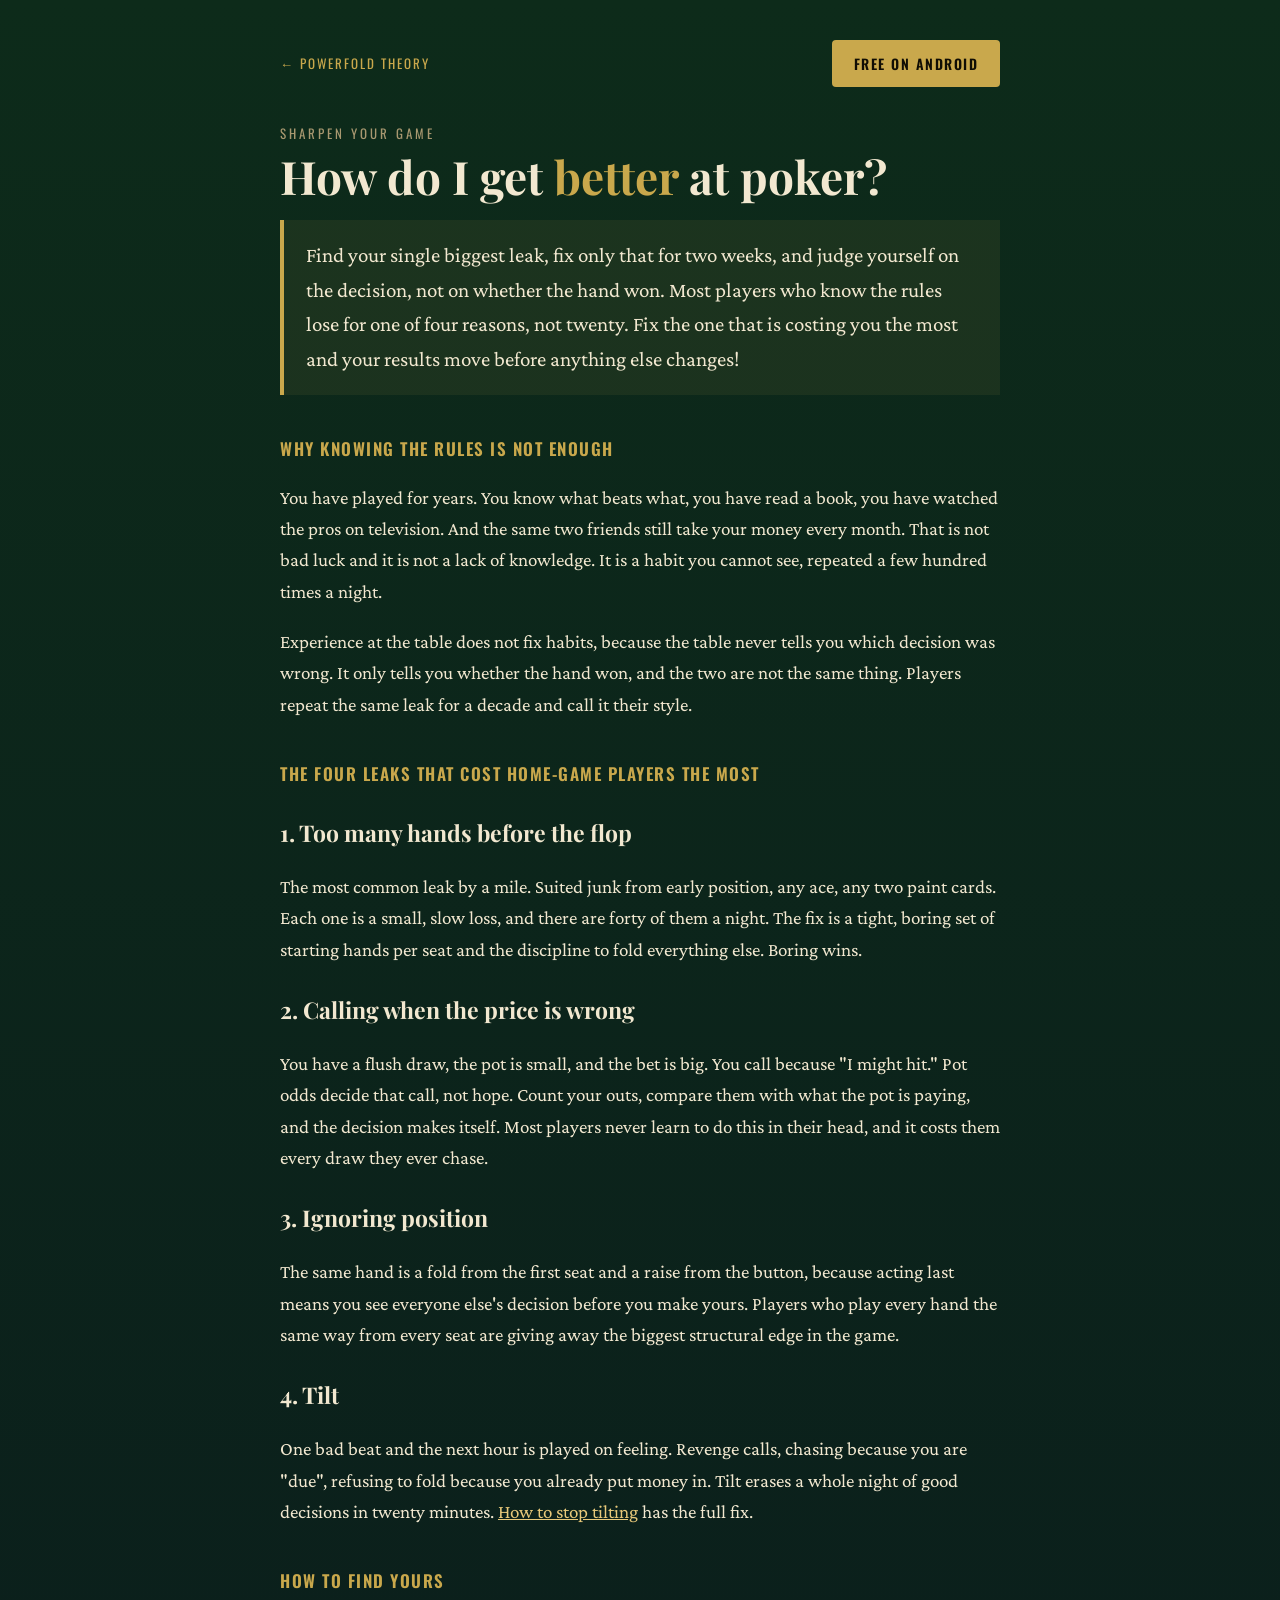
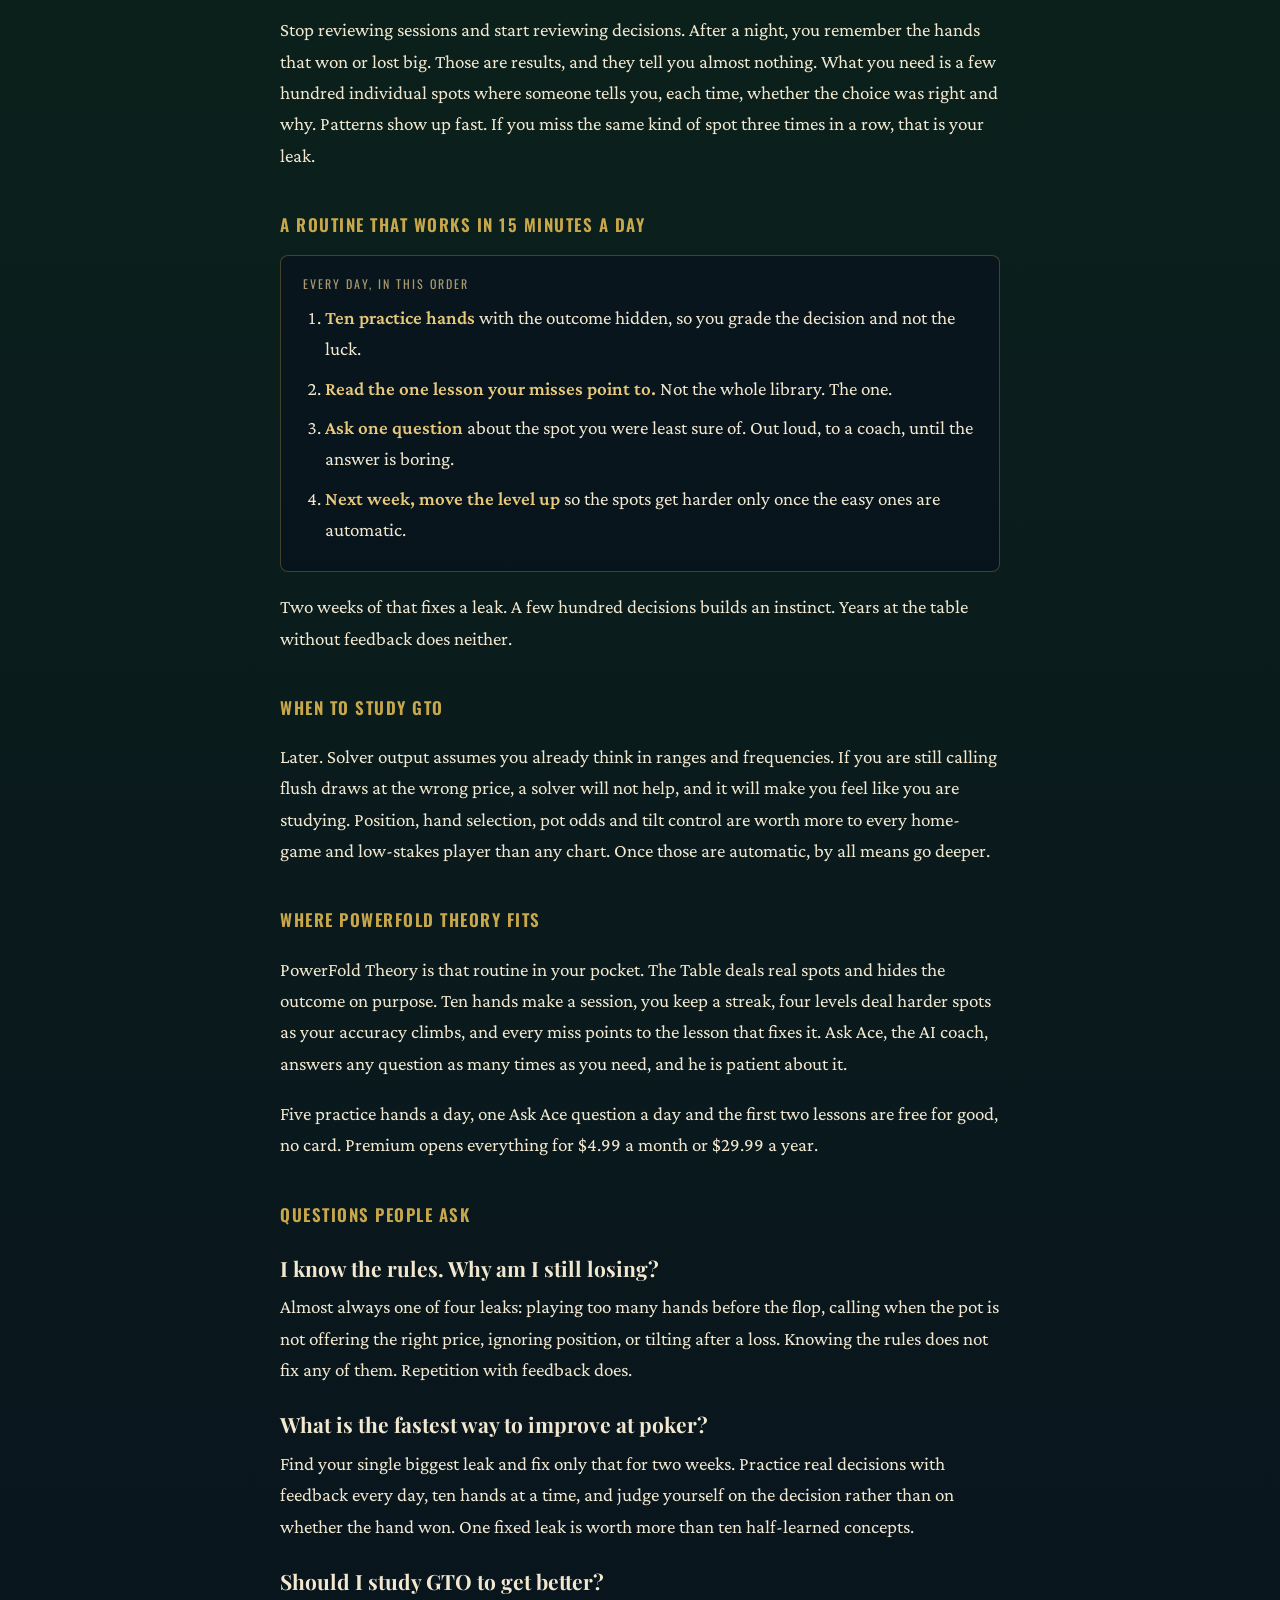
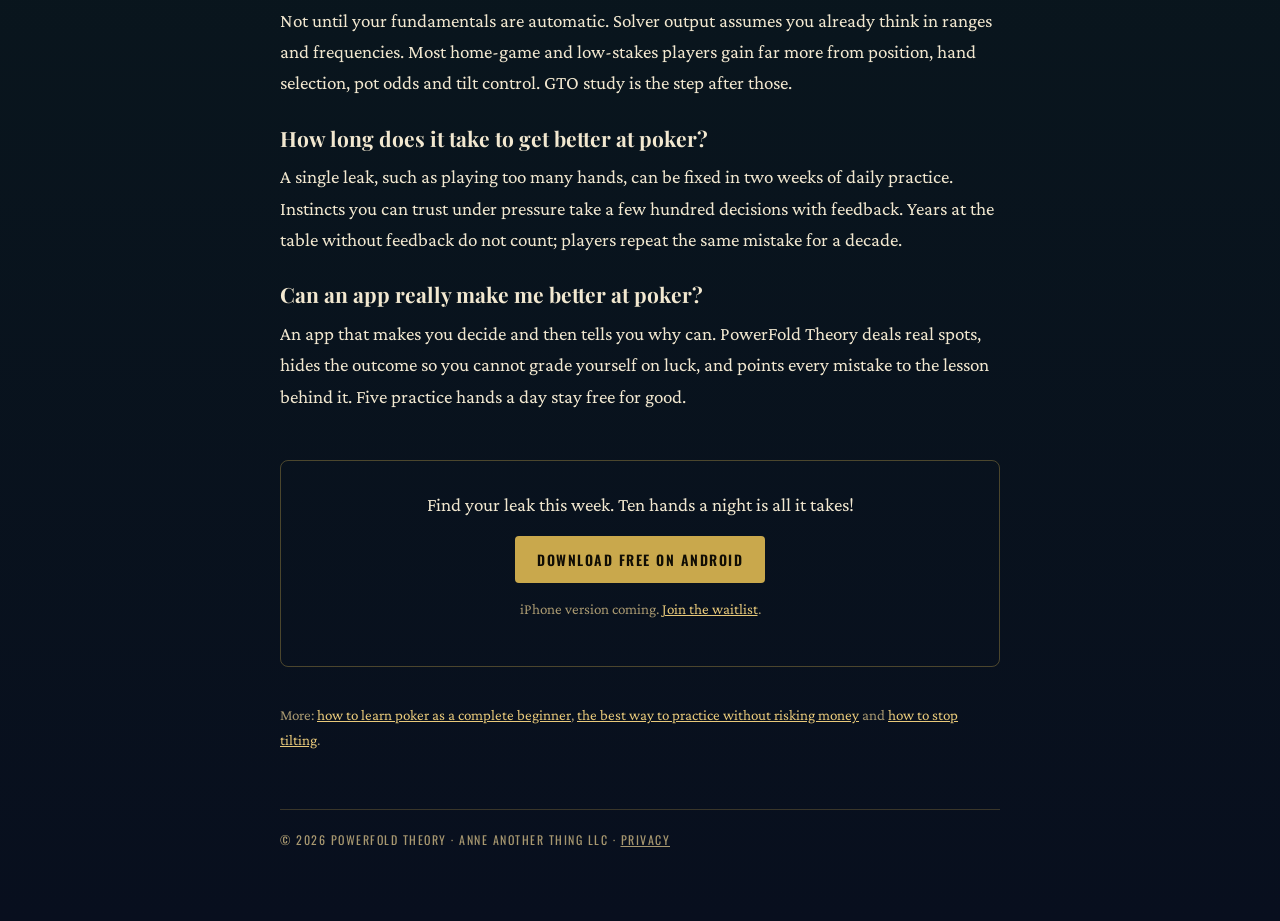
<file: get-better-at-poker.html>
<!DOCTYPE html>
<html lang="en">
<head>
<meta charset="UTF-8">
<meta name="viewport" content="width=device-width, initial-scale=1.0">
<title>How to Get Better at Poker | PowerFold Theory</title>
<meta name="description" content="How to get better at poker when you already know the rules: find your biggest leak, fix one thing at a time, and judge decisions instead of results. The four leaks that cost home-game players the most, and a 15-minute daily routine.">
<link rel="canonical" href="https://powerfoldtheory.com/get-better-at-poker">
<meta property="og:type" content="article">
<meta property="og:url" content="https://powerfoldtheory.com/get-better-at-poker">
<meta property="og:title" content="How do I get better at poker?">
<meta property="og:description" content="Find your biggest leak, fix one thing at a time, judge decisions not results. The four leaks that cost home-game players the most.">
<meta property="og:image" content="https://powerfoldtheory.com/og.jpg">
<meta name="twitter:card" content="summary_large_image">
<meta name="twitter:title" content="How do I get better at poker?">
<meta name="twitter:description" content="Find your biggest leak, fix one thing at a time, judge decisions not results.">
<meta name="twitter:image" content="https://powerfoldtheory.com/og.jpg">
<meta name="theme-color" content="#0D2B1A">
<link rel="icon" type="image/webp" href="/icon-192.webp">
<link rel="apple-touch-icon" href="/apple-touch-icon.png">
<link rel="preload" href="/fonts/playfair-display-900.woff2" as="font" type="font/woff2" crossorigin>
<link rel="preload" href="/fonts/oswald-400.woff2" as="font" type="font/woff2" crossorigin>
<link rel="preload" href="/fonts/crimson-pro-400.woff2" as="font" type="font/woff2" crossorigin>
<style>
@font-face {font-family: 'Crimson Pro'; font-style: italic; font-weight: 400; font-display: swap; src: url(/fonts/crimson-pro-400-italic.woff2) format('woff2'); unicode-range: U+0000-00FF, U+0131, U+0152-0153, U+02BB-02BC, U+02C6, U+02DA, U+02DC, U+0304, U+0308, U+0329, U+2000-206F, U+20AC, U+2122, U+2191, U+2193, U+2212, U+2215, U+FEFF, U+FFFD;}
@font-face {font-family: 'Crimson Pro'; font-style: normal; font-weight: 400; font-display: swap; src: url(/fonts/crimson-pro-400.woff2) format('woff2'); unicode-range: U+0000-00FF, U+0131, U+0152-0153, U+02BB-02BC, U+02C6, U+02DA, U+02DC, U+0304, U+0308, U+0329, U+2000-206F, U+20AC, U+2122, U+2191, U+2193, U+2212, U+2215, U+FEFF, U+FFFD;}
@font-face {font-family: 'Crimson Pro'; font-style: normal; font-weight: 600; font-display: swap; src: url(/fonts/crimson-pro-600.woff2) format('woff2'); unicode-range: U+0000-00FF, U+0131, U+0152-0153, U+02BB-02BC, U+02C6, U+02DA, U+02DC, U+0304, U+0308, U+0329, U+2000-206F, U+20AC, U+2122, U+2191, U+2193, U+2212, U+2215, U+FEFF, U+FFFD;}
@font-face {font-family: 'Oswald'; font-style: normal; font-weight: 400; font-display: swap; src: url(/fonts/oswald-400.woff2) format('woff2'); unicode-range: U+0000-00FF, U+0131, U+0152-0153, U+02BB-02BC, U+02C6, U+02DA, U+02DC, U+0304, U+0308, U+0329, U+2000-206F, U+20AC, U+2122, U+2191, U+2193, U+2212, U+2215, U+FEFF, U+FFFD;}
@font-face {font-family: 'Oswald'; font-style: normal; font-weight: 600; font-display: swap; src: url(/fonts/oswald-600.woff2) format('woff2'); unicode-range: U+0000-00FF, U+0131, U+0152-0153, U+02BB-02BC, U+02C6, U+02DA, U+02DC, U+0304, U+0308, U+0329, U+2000-206F, U+20AC, U+2122, U+2191, U+2193, U+2212, U+2215, U+FEFF, U+FFFD;}
@font-face {font-family: 'Playfair Display'; font-style: normal; font-weight: 700; font-display: swap; src: url(/fonts/playfair-display-700.woff2) format('woff2'); unicode-range: U+0000-00FF, U+0131, U+0152-0153, U+02BB-02BC, U+02C6, U+02DA, U+02DC, U+0304, U+0308, U+0329, U+2000-206F, U+20AC, U+2122, U+2191, U+2193, U+2212, U+2215, U+FEFF, U+FFFD;}
@font-face {font-family: 'Playfair Display'; font-style: normal; font-weight: 900; font-display: swap; src: url(/fonts/playfair-display-900.woff2) format('woff2'); unicode-range: U+0000-00FF, U+0131, U+0152-0153, U+02BB-02BC, U+02C6, U+02DA, U+02DC, U+0304, U+0308, U+0329, U+2000-206F, U+20AC, U+2122, U+2191, U+2193, U+2212, U+2215, U+FEFF, U+FFFD;}
</style>
<script type="application/ld+json">
{
  "@context": "https://schema.org",
  "@graph": [
    {
      "@type": "Article",
      "@id": "https://powerfoldtheory.com/get-better-at-poker#article",
      "headline": "How do I get better at poker?",
      "description": "How to get better at poker when you already know the rules: find your biggest leak, fix one thing at a time, and judge decisions instead of results.",
      "url": "https://powerfoldtheory.com/get-better-at-poker",
      "datePublished": "2026-10-11",
      "dateModified": "2026-10-11",
      "author": { "@type": "Person", "name": "Anne Wilson", "url": "https://www.linkedin.com/in/anne-wilson-67789912/" },
      "publisher": { "@id": "https://powerfoldtheory.com/#org" },
      "image": "https://powerfoldtheory.com/og.jpg",
      "about": { "@id": "https://powerfoldtheory.com/#app" }
    },
    {
      "@type": "FAQPage",
      "@id": "https://powerfoldtheory.com/get-better-at-poker#faq",
      "mainEntity": [
        {
          "@type": "Question",
          "name": "I know the rules. Why am I still losing?",
          "acceptedAnswer": { "@type": "Answer", "text": "Almost always one of four leaks: playing too many hands before the flop, calling when the pot is not offering the right price, ignoring position, or tilting after a loss. Knowing the rules does not fix any of them. Repetition with feedback does." }
        },
        {
          "@type": "Question",
          "name": "What is the fastest way to improve at poker?",
          "acceptedAnswer": { "@type": "Answer", "text": "Find your single biggest leak and fix only that for two weeks. Practice real decisions with feedback every day, ten hands at a time, and judge yourself on the decision rather than on whether the hand won. One fixed leak is worth more than ten half-learned concepts." }
        },
        {
          "@type": "Question",
          "name": "Should I study GTO to get better?",
          "acceptedAnswer": { "@type": "Answer", "text": "Not until your fundamentals are automatic. Solver output assumes you already think in ranges and frequencies. Most home-game and low-stakes players gain far more from position, hand selection, pot odds and tilt control. GTO study is the step after those." }
        },
        {
          "@type": "Question",
          "name": "How long does it take to get better at poker?",
          "acceptedAnswer": { "@type": "Answer", "text": "A single leak, such as playing too many hands, can be fixed in two weeks of daily practice. Instincts you can trust under pressure take a few hundred decisions with feedback. Years at the table without feedback do not count; players repeat the same mistake for a decade." }
        },
        {
          "@type": "Question",
          "name": "Can an app really make me better at poker?",
          "acceptedAnswer": { "@type": "Answer", "text": "An app that makes you decide and then tells you why can. PowerFold Theory deals real spots, hides the outcome so you cannot grade yourself on luck, and points every mistake to the lesson behind it. Five practice hands a day stay free for good." }
        }
      ]
    },
    {
      "@type": "BreadcrumbList",
      "itemListElement": [
        { "@type": "ListItem", "position": 1, "name": "PowerFold Theory", "item": "https://powerfoldtheory.com/" },
        { "@type": "ListItem", "position": 2, "name": "How to get better at poker", "item": "https://powerfoldtheory.com/get-better-at-poker" }
      ]
    }
  ]
}
</script>
<style>
:root { --gold: #C9A84C; --gold-light: #E8C97A; --green-deep: #0D2B1A; --blue-dark: #080F1E; --cream: #F2E8D0; --cream-dim: #A89870; --ink: #100D04; }
* { box-sizing: border-box; }
html { background: var(--blue-dark); }
body { margin: 0; min-height: 100vh; background: linear-gradient(180deg, var(--green-deep) 0%, var(--blue-dark) 100%); color: var(--cream); font-family: 'Crimson Pro', Georgia, serif; font-size: 19px; line-height: 1.65; }
main { max-width: 760px; margin: 0 auto; padding: 40px 20px 72px; }
.top { display: flex; justify-content: space-between; align-items: center; gap: 16px; flex-wrap: wrap; }
.back { font-family: 'Oswald', sans-serif; letter-spacing: 2px; text-transform: uppercase; font-size: 13px; color: var(--gold); text-decoration: none; }
.back:hover { color: var(--gold-light); }
.btn { display: inline-block; font-family: 'Oswald', sans-serif; letter-spacing: 1.5px; text-transform: uppercase; font-size: 14px; background: var(--gold); color: var(--ink); padding: 12px 22px; border-radius: 4px; text-decoration: none; font-weight: 600; }
.btn:hover { background: var(--gold-light); }
.eyebrow { font-family: 'Oswald', sans-serif; letter-spacing: 3px; text-transform: uppercase; font-size: 13px; color: var(--cream-dim); margin: 36px 0 6px; }
h1 { font-family: 'Playfair Display', Georgia, serif; font-size: clamp(32px, 6.5vw, 46px); line-height: 1.12; margin: 0 0 18px; text-wrap: balance; }
h1 span { color: var(--gold); }
.answer { background: rgba(201,168,76,0.08); border-left: 4px solid var(--gold); padding: 18px 22px; margin: 0 0 32px; font-size: 21px; }
.answer p { margin: 0; }
h2 { font-family: 'Oswald', sans-serif; font-weight: 600; letter-spacing: 1.5px; text-transform: uppercase; font-size: 17px; color: var(--gold); margin: 40px 0 10px; }
h3 { font-family: 'Playfair Display', Georgia, serif; font-size: 23px; margin: 26px 0 6px; }
p, li { color: var(--cream); }
ol, ul { padding-left: 22px; }
li { margin-bottom: 8px; }
strong { color: var(--gold-light); font-weight: 600; }
a { color: var(--gold-light); }
.routine { background: rgba(8,15,30,0.55); border: 1px solid rgba(201,168,76,0.3); border-radius: 8px; padding: 18px 22px; margin: 16px 0; }
.routine .lbl { font-family: 'Oswald', sans-serif; letter-spacing: 2px; text-transform: uppercase; font-size: 12px; color: var(--cream-dim); margin-bottom: 8px; }
.routine ol { margin: 0; }
.faq dt { font-family: 'Playfair Display', Georgia, serif; font-size: 21px; margin-top: 22px; }
.faq dd { margin: 6px 0 0; }
.cta { margin-top: 48px; padding: 28px 24px; border: 1px solid rgba(201,168,76,0.35); border-radius: 8px; text-align: center; }
.cta p { margin: 0 0 16px; }
.small { font-size: 15px; color: var(--cream-dim); }
footer { margin-top: 56px; padding-top: 20px; border-top: 1px solid rgba(201,168,76,0.25); font-family: 'Oswald', sans-serif; letter-spacing: 1.5px; font-size: 12px; text-transform: uppercase; color: var(--cream-dim); }
footer a { color: inherit; }
</style>
<!-- Google Analytics 4 -->
<script async src="https://www.googletagmanager.com/gtag/js?id=G-3T6EQT3SC3"></script>
<script>
window.dataLayer = window.dataLayer || [];
function gtag(){dataLayer.push(arguments);}
gtag('js', new Date());
gtag('config', 'G-3T6EQT3SC3');
</script>
</head>
<body>
<main>
  <div class="top">
    <a class="back" href="/">&larr; PowerFold Theory</a>
    <a class="btn" href="https://play.google.com/store/apps/details?id=com.powerfold.theory.fundamentals&amp;referrer=utm_source%3Dpowerfoldtheory.com%26utm_medium%3Dweb">Free on Android</a>
  </div>

  <div class="eyebrow">Sharpen your game</div>
  <h1>How do I get <span>better</span> at poker?</h1>

  <div class="answer">
    <p>Find your single biggest leak, fix only that for two weeks, and judge yourself on the decision, not on whether the hand won. Most players who know the rules lose for one of four reasons, not twenty. Fix the one that is costing you the most and your results move before anything else changes!</p>
  </div>

  <h2>Why knowing the rules is not enough</h2>
  <p>You have played for years. You know what beats what, you have read a book, you have watched the pros on television. And the same two friends still take your money every month. That is not bad luck and it is not a lack of knowledge. It is a habit you cannot see, repeated a few hundred times a night.</p>
  <p>Experience at the table does not fix habits, because the table never tells you which decision was wrong. It only tells you whether the hand won, and the two are not the same thing. Players repeat the same leak for a decade and call it their style.</p>

  <h2>The four leaks that cost home-game players the most</h2>

  <h3>1. Too many hands before the flop</h3>
  <p>The most common leak by a mile. Suited junk from early position, any ace, any two paint cards. Each one is a small, slow loss, and there are forty of them a night. The fix is a tight, boring set of starting hands per seat and the discipline to fold everything else. Boring wins.</p>

  <h3>2. Calling when the price is wrong</h3>
  <p>You have a flush draw, the pot is small, and the bet is big. You call because "I might hit." Pot odds decide that call, not hope. Count your outs, compare them with what the pot is paying, and the decision makes itself. Most players never learn to do this in their head, and it costs them every draw they ever chase.</p>

  <h3>3. Ignoring position</h3>
  <p>The same hand is a fold from the first seat and a raise from the button, because acting last means you see everyone else's decision before you make yours. Players who play every hand the same way from every seat are giving away the biggest structural edge in the game.</p>

  <h3>4. Tilt</h3>
  <p>One bad beat and the next hour is played on feeling. Revenge calls, chasing because you are "due", refusing to fold because you already put money in. Tilt erases a whole night of good decisions in twenty minutes. <a href="/poker-tilt">How to stop tilting</a> has the full fix.</p>

  <h2>How to find yours</h2>
  <p>Stop reviewing sessions and start reviewing decisions. After a night, you remember the hands that won or lost big. Those are results, and they tell you almost nothing. What you need is a few hundred individual spots where someone tells you, each time, whether the choice was right and why. Patterns show up fast. If you miss the same kind of spot three times in a row, that is your leak.</p>

  <h2>A routine that works in 15 minutes a day</h2>
  <div class="routine">
    <div class="lbl">Every day, in this order</div>
    <ol>
      <li><strong>Ten practice hands</strong> with the outcome hidden, so you grade the decision and not the luck.</li>
      <li><strong>Read the one lesson your misses point to.</strong> Not the whole library. The one.</li>
      <li><strong>Ask one question</strong> about the spot you were least sure of. Out loud, to a coach, until the answer is boring.</li>
      <li><strong>Next week, move the level up</strong> so the spots get harder only once the easy ones are automatic.</li>
    </ol>
  </div>
  <p>Two weeks of that fixes a leak. A few hundred decisions builds an instinct. Years at the table without feedback does neither.</p>

  <h2>When to study GTO</h2>
  <p>Later. Solver output assumes you already think in ranges and frequencies. If you are still calling flush draws at the wrong price, a solver will not help, and it will make you feel like you are studying. Position, hand selection, pot odds and tilt control are worth more to every home-game and low-stakes player than any chart. Once those are automatic, by all means go deeper.</p>

  <h2>Where PowerFold Theory fits</h2>
  <p>PowerFold Theory is that routine in your pocket. The Table deals real spots and hides the outcome on purpose. Ten hands make a session, you keep a streak, four levels deal harder spots as your accuracy climbs, and every miss points to the lesson that fixes it. Ask Ace, the AI coach, answers any question as many times as you need, and he is patient about it.</p>
  <p>Five practice hands a day, one Ask Ace question a day and the first two lessons are free for good, no card. Premium opens everything for $4.99 a month or $29.99 a year.</p>

  <h2>Questions people ask</h2>
  <dl class="faq">
    <dt>I know the rules. Why am I still losing?</dt>
    <dd>Almost always one of four leaks: playing too many hands before the flop, calling when the pot is not offering the right price, ignoring position, or tilting after a loss. Knowing the rules does not fix any of them. Repetition with feedback does.</dd>
    <dt>What is the fastest way to improve at poker?</dt>
    <dd>Find your single biggest leak and fix only that for two weeks. Practice real decisions with feedback every day, ten hands at a time, and judge yourself on the decision rather than on whether the hand won. One fixed leak is worth more than ten half-learned concepts.</dd>
    <dt>Should I study GTO to get better?</dt>
    <dd>Not until your fundamentals are automatic. Solver output assumes you already think in ranges and frequencies. Most home-game and low-stakes players gain far more from position, hand selection, pot odds and tilt control. GTO study is the step after those.</dd>
    <dt>How long does it take to get better at poker?</dt>
    <dd>A single leak, such as playing too many hands, can be fixed in two weeks of daily practice. Instincts you can trust under pressure take a few hundred decisions with feedback. Years at the table without feedback do not count; players repeat the same mistake for a decade.</dd>
    <dt>Can an app really make me better at poker?</dt>
    <dd>An app that makes you decide and then tells you why can. PowerFold Theory deals real spots, hides the outcome so you cannot grade yourself on luck, and points every mistake to the lesson behind it. Five practice hands a day stay free for good.</dd>
  </dl>

  <div class="cta">
    <p>Find your leak this week. Ten hands a night is all it takes!</p>
    <a class="btn" href="https://play.google.com/store/apps/details?id=com.powerfold.theory.fundamentals&amp;referrer=utm_source%3Dpowerfoldtheory.com%26utm_medium%3Dweb">Download free on Android</a>
    <p class="small" style="margin-top:14px;">iPhone version coming. <a href="/#ios">Join the waitlist</a>.</p>
  </div>

  <p class="small" style="margin-top:36px;">More: <a href="/learn-poker">how to learn poker as a complete beginner</a>, <a href="/poker-practice-app">the best way to practice without risking money</a> and <a href="/poker-tilt">how to stop tilting</a>.</p>

  <footer>&copy; 2026 PowerFold Theory &middot; Anne Another Thing LLC &middot; <a href="/privacy">Privacy</a></footer>
</main>
</body>
</html>
</file>
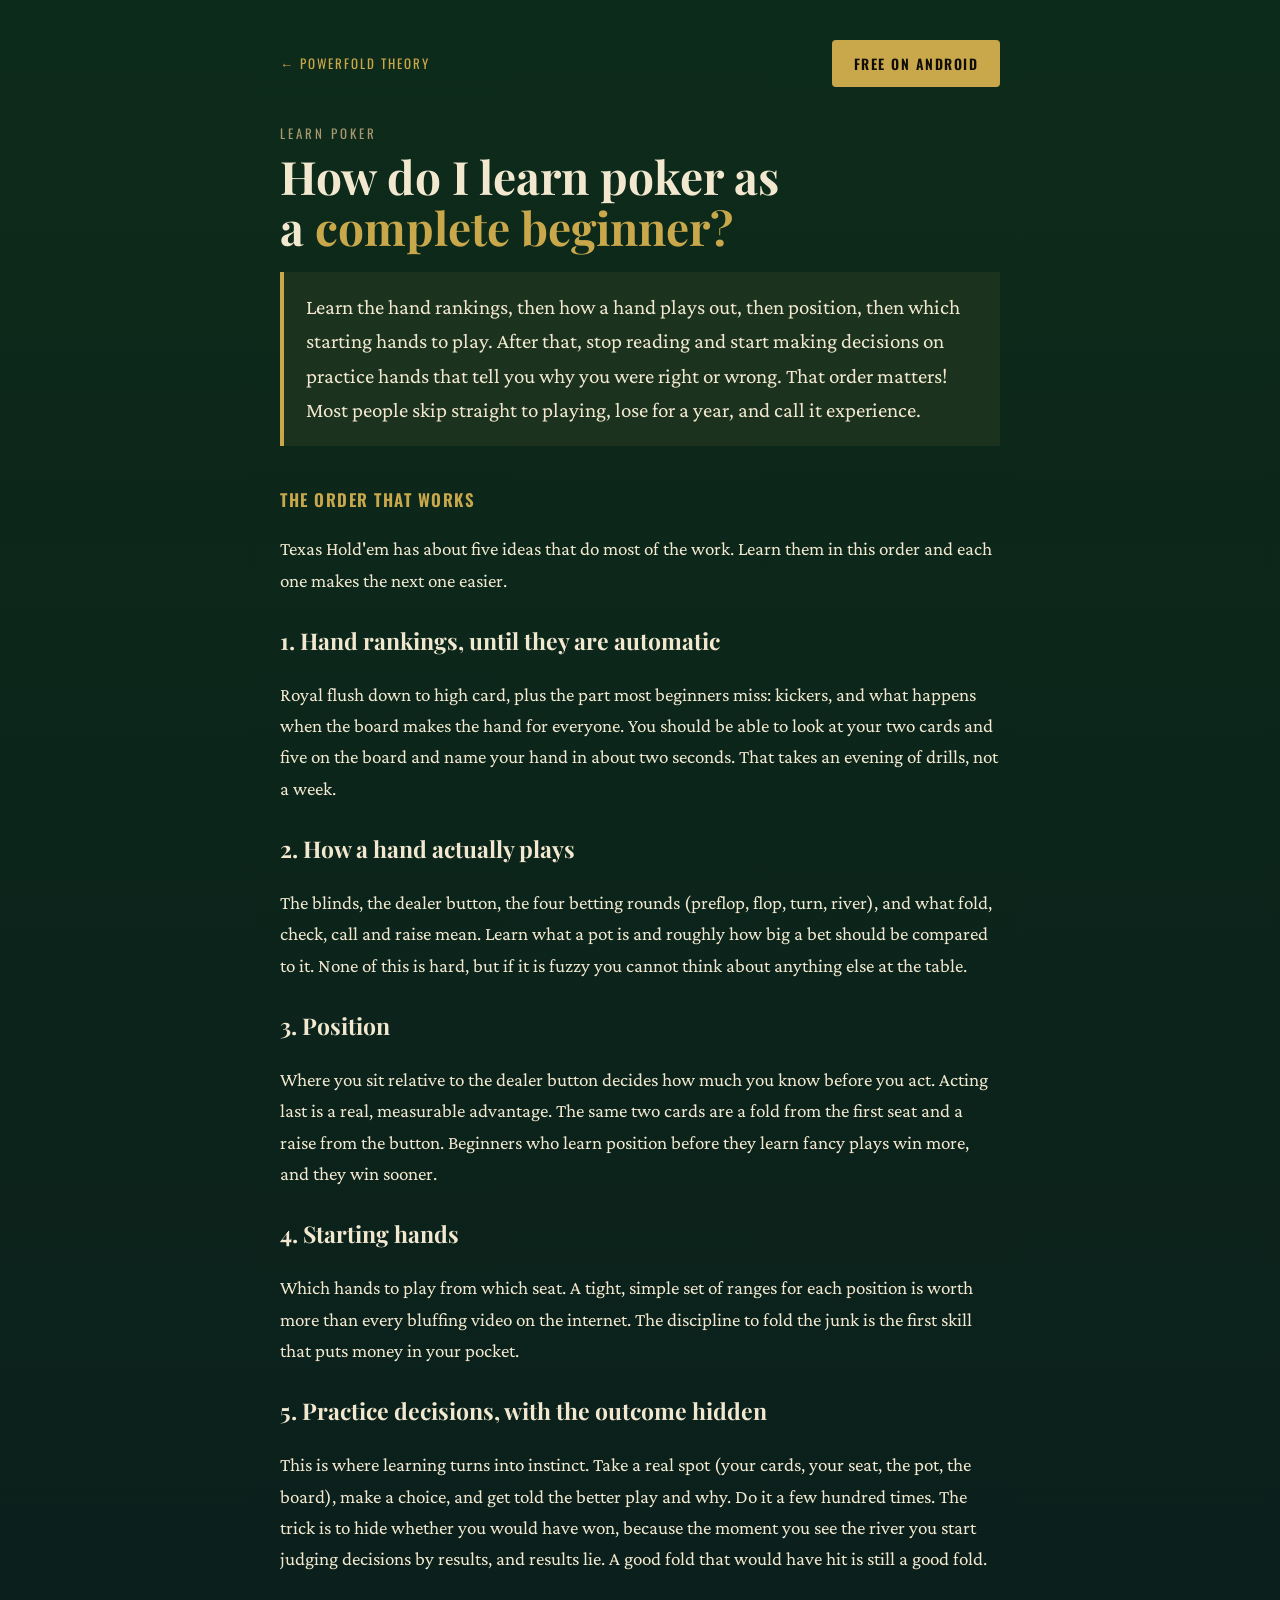
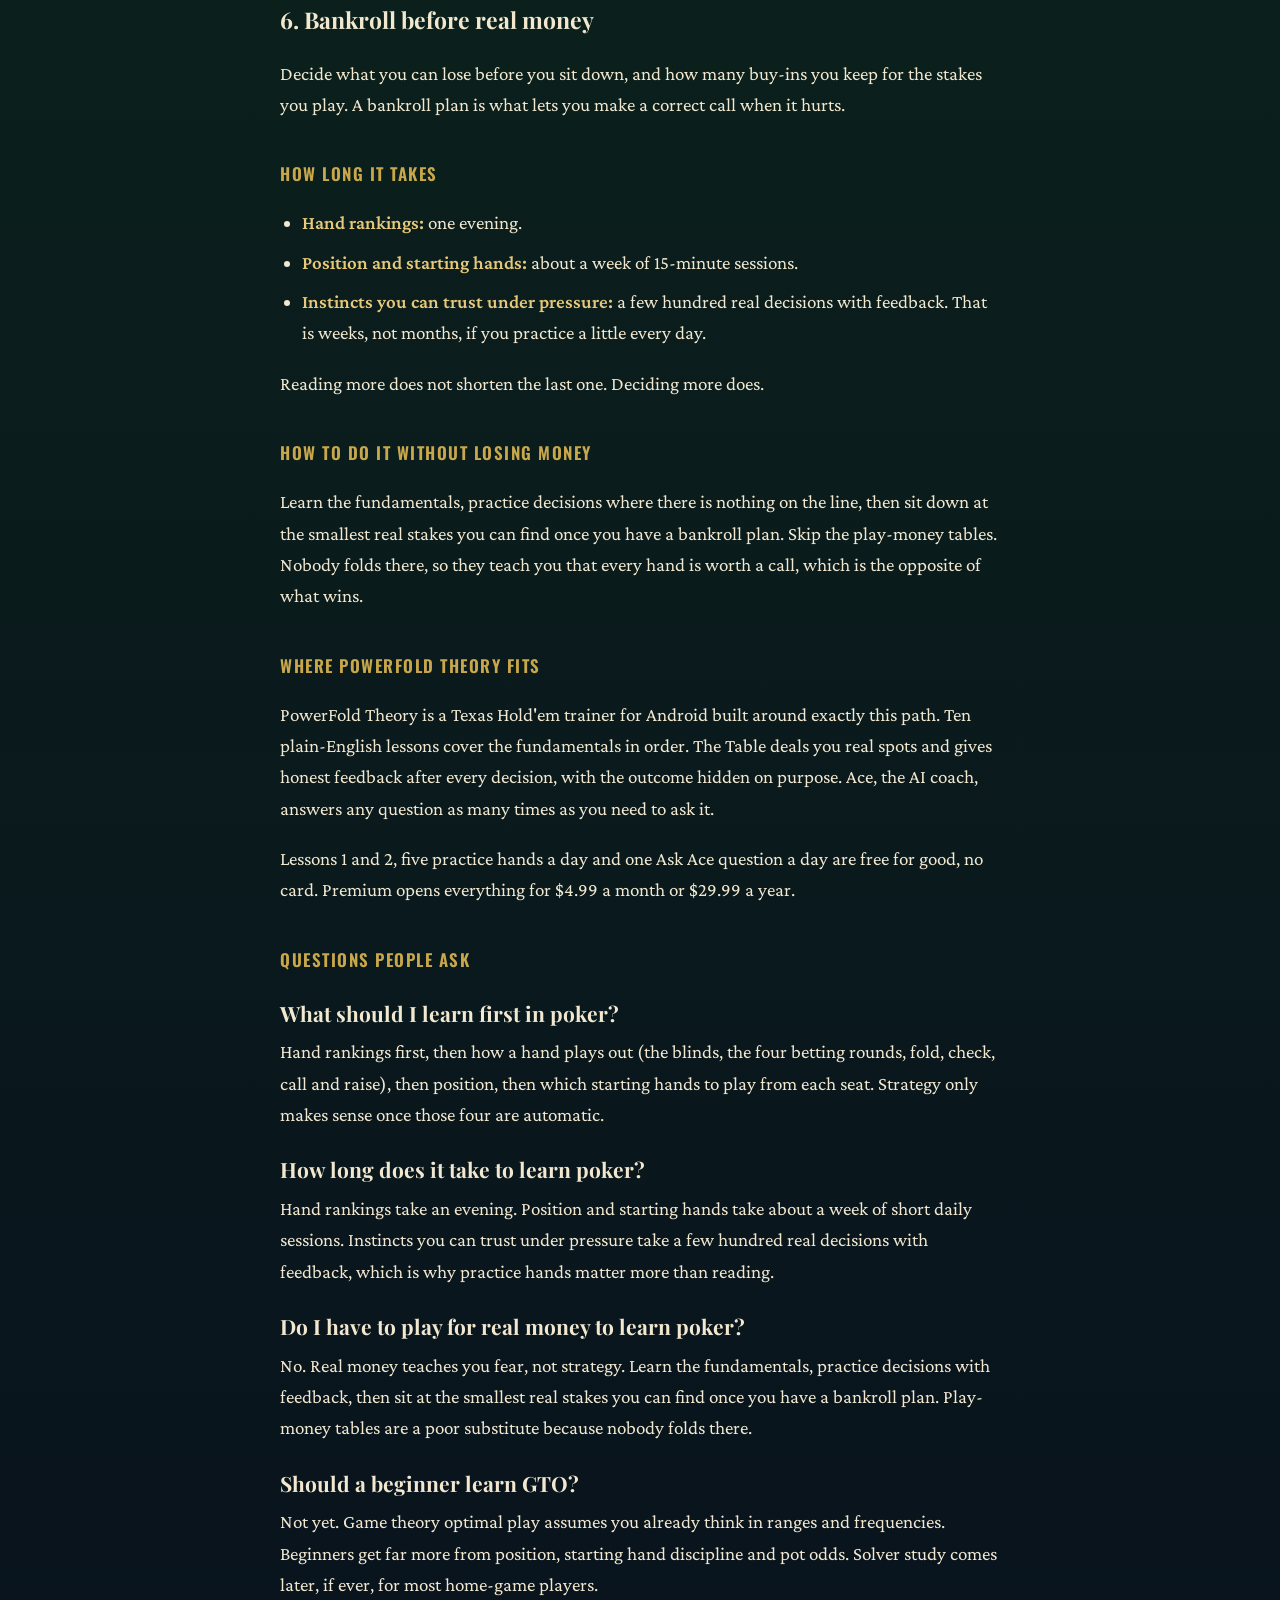
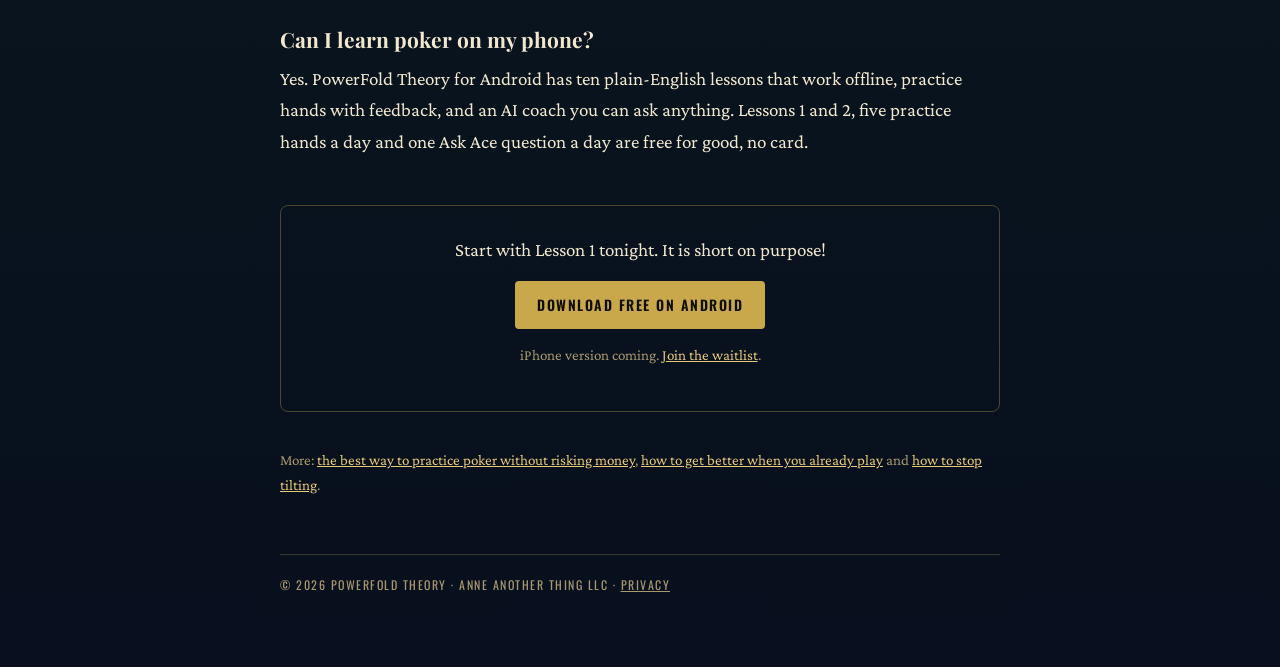
<file: learn-poker.html>
<!DOCTYPE html>
<html lang="en">
<head>
<meta charset="UTF-8">
<meta name="viewport" content="width=device-width, initial-scale=1.0">
<title>How to Learn Poker as a Beginner | PowerFold Theory</title>
<meta name="description" content="How to learn Texas Hold'em from scratch: the order that works (hand rankings, position, starting hands, then practice decisions), how long it takes, and how to do it without losing money.">
<link rel="canonical" href="https://powerfoldtheory.com/learn-poker">
<meta property="og:type" content="article">
<meta property="og:url" content="https://powerfoldtheory.com/learn-poker">
<meta property="og:title" content="How to learn poker as a complete beginner">
<meta property="og:description" content="The order that works: hand rankings, position, starting hands, then real decisions with feedback. Plain English, no money on the line.">
<meta property="og:image" content="https://powerfoldtheory.com/og.jpg">
<meta name="twitter:card" content="summary_large_image">
<meta name="twitter:title" content="How to learn poker as a complete beginner">
<meta name="twitter:description" content="The order that works: hand rankings, position, starting hands, then real decisions with feedback.">
<meta name="twitter:image" content="https://powerfoldtheory.com/og.jpg">
<meta name="theme-color" content="#0D2B1A">
<link rel="icon" type="image/webp" href="/icon-192.webp">
<link rel="apple-touch-icon" href="/apple-touch-icon.png">
<link rel="preload" href="/fonts/playfair-display-900.woff2" as="font" type="font/woff2" crossorigin>
<link rel="preload" href="/fonts/oswald-400.woff2" as="font" type="font/woff2" crossorigin>
<link rel="preload" href="/fonts/crimson-pro-400.woff2" as="font" type="font/woff2" crossorigin>
<style>
@font-face {font-family: 'Crimson Pro'; font-style: italic; font-weight: 400; font-display: swap; src: url(/fonts/crimson-pro-400-italic.woff2) format('woff2'); unicode-range: U+0000-00FF, U+0131, U+0152-0153, U+02BB-02BC, U+02C6, U+02DA, U+02DC, U+0304, U+0308, U+0329, U+2000-206F, U+20AC, U+2122, U+2191, U+2193, U+2212, U+2215, U+FEFF, U+FFFD;}
@font-face {font-family: 'Crimson Pro'; font-style: normal; font-weight: 400; font-display: swap; src: url(/fonts/crimson-pro-400.woff2) format('woff2'); unicode-range: U+0000-00FF, U+0131, U+0152-0153, U+02BB-02BC, U+02C6, U+02DA, U+02DC, U+0304, U+0308, U+0329, U+2000-206F, U+20AC, U+2122, U+2191, U+2193, U+2212, U+2215, U+FEFF, U+FFFD;}
@font-face {font-family: 'Crimson Pro'; font-style: normal; font-weight: 600; font-display: swap; src: url(/fonts/crimson-pro-600.woff2) format('woff2'); unicode-range: U+0000-00FF, U+0131, U+0152-0153, U+02BB-02BC, U+02C6, U+02DA, U+02DC, U+0304, U+0308, U+0329, U+2000-206F, U+20AC, U+2122, U+2191, U+2193, U+2212, U+2215, U+FEFF, U+FFFD;}
@font-face {font-family: 'Oswald'; font-style: normal; font-weight: 400; font-display: swap; src: url(/fonts/oswald-400.woff2) format('woff2'); unicode-range: U+0000-00FF, U+0131, U+0152-0153, U+02BB-02BC, U+02C6, U+02DA, U+02DC, U+0304, U+0308, U+0329, U+2000-206F, U+20AC, U+2122, U+2191, U+2193, U+2212, U+2215, U+FEFF, U+FFFD;}
@font-face {font-family: 'Oswald'; font-style: normal; font-weight: 600; font-display: swap; src: url(/fonts/oswald-600.woff2) format('woff2'); unicode-range: U+0000-00FF, U+0131, U+0152-0153, U+02BB-02BC, U+02C6, U+02DA, U+02DC, U+0304, U+0308, U+0329, U+2000-206F, U+20AC, U+2122, U+2191, U+2193, U+2212, U+2215, U+FEFF, U+FFFD;}
@font-face {font-family: 'Playfair Display'; font-style: normal; font-weight: 700; font-display: swap; src: url(/fonts/playfair-display-700.woff2) format('woff2'); unicode-range: U+0000-00FF, U+0131, U+0152-0153, U+02BB-02BC, U+02C6, U+02DA, U+02DC, U+0304, U+0308, U+0329, U+2000-206F, U+20AC, U+2122, U+2191, U+2193, U+2212, U+2215, U+FEFF, U+FFFD;}
@font-face {font-family: 'Playfair Display'; font-style: normal; font-weight: 900; font-display: swap; src: url(/fonts/playfair-display-900.woff2) format('woff2'); unicode-range: U+0000-00FF, U+0131, U+0152-0153, U+02BB-02BC, U+02C6, U+02DA, U+02DC, U+0304, U+0308, U+0329, U+2000-206F, U+20AC, U+2122, U+2191, U+2193, U+2212, U+2215, U+FEFF, U+FFFD;}
</style>
<script type="application/ld+json">
{
  "@context": "https://schema.org",
  "@graph": [
    {
      "@type": "Article",
      "@id": "https://powerfoldtheory.com/learn-poker#article",
      "headline": "How do I learn poker as a complete beginner?",
      "description": "How to learn Texas Hold'em from scratch: the order that works, how long it takes, and how to do it without losing money.",
      "url": "https://powerfoldtheory.com/learn-poker",
      "datePublished": "2026-10-11",
      "dateModified": "2026-10-11",
      "author": { "@type": "Person", "name": "Anne Wilson", "url": "https://www.linkedin.com/in/anne-wilson-67789912/" },
      "publisher": { "@id": "https://powerfoldtheory.com/#org" },
      "image": "https://powerfoldtheory.com/og.jpg",
      "about": { "@id": "https://powerfoldtheory.com/#app" }
    },
    {
      "@type": "FAQPage",
      "@id": "https://powerfoldtheory.com/learn-poker#faq",
      "mainEntity": [
        {
          "@type": "Question",
          "name": "What should I learn first in poker?",
          "acceptedAnswer": { "@type": "Answer", "text": "Hand rankings first, then how a hand plays out (the blinds, the four betting rounds, fold, check, call and raise), then position, then which starting hands to play from each seat. Strategy only makes sense once those four are automatic." }
        },
        {
          "@type": "Question",
          "name": "How long does it take to learn poker?",
          "acceptedAnswer": { "@type": "Answer", "text": "Hand rankings take an evening. Position and starting hands take about a week of short daily sessions. Instincts you can trust under pressure take a few hundred real decisions with feedback, which is why practice hands matter more than reading." }
        },
        {
          "@type": "Question",
          "name": "Do I have to play for real money to learn poker?",
          "acceptedAnswer": { "@type": "Answer", "text": "No. Real money teaches you fear, not strategy. Learn the fundamentals, practice decisions with feedback, then sit at the smallest real stakes you can find once you have a bankroll plan. Play-money tables are a poor substitute because nobody folds there." }
        },
        {
          "@type": "Question",
          "name": "Should a beginner learn GTO?",
          "acceptedAnswer": { "@type": "Answer", "text": "Not yet. Game theory optimal play assumes you already think in ranges and frequencies. Beginners get far more from position, starting hand discipline and pot odds. Solver study comes later, if ever, for most home-game players." }
        },
        {
          "@type": "Question",
          "name": "Can I learn poker on my phone?",
          "acceptedAnswer": { "@type": "Answer", "text": "Yes. PowerFold Theory for Android has ten plain-English lessons that work offline, practice hands with feedback, and an AI coach you can ask anything. Lessons 1 and 2, five practice hands a day and one Ask Ace question a day are free for good, no card." }
        }
      ]
    },
    {
      "@type": "BreadcrumbList",
      "itemListElement": [
        { "@type": "ListItem", "position": 1, "name": "PowerFold Theory", "item": "https://powerfoldtheory.com/" },
        { "@type": "ListItem", "position": 2, "name": "How to learn poker", "item": "https://powerfoldtheory.com/learn-poker" }
      ]
    }
  ]
}
</script>
<style>
:root { --gold: #C9A84C; --gold-light: #E8C97A; --green-deep: #0D2B1A; --blue-dark: #080F1E; --cream: #F2E8D0; --cream-dim: #A89870; --ink: #100D04; }
* { box-sizing: border-box; }
html { background: var(--blue-dark); }
body { margin: 0; min-height: 100vh; background: linear-gradient(180deg, var(--green-deep) 0%, var(--blue-dark) 100%); color: var(--cream); font-family: 'Crimson Pro', Georgia, serif; font-size: 19px; line-height: 1.65; }
main { max-width: 760px; margin: 0 auto; padding: 40px 20px 72px; }
.top { display: flex; justify-content: space-between; align-items: center; gap: 16px; flex-wrap: wrap; }
.back { font-family: 'Oswald', sans-serif; letter-spacing: 2px; text-transform: uppercase; font-size: 13px; color: var(--gold); text-decoration: none; }
.back:hover { color: var(--gold-light); }
.btn { display: inline-block; font-family: 'Oswald', sans-serif; letter-spacing: 1.5px; text-transform: uppercase; font-size: 14px; background: var(--gold); color: var(--ink); padding: 12px 22px; border-radius: 4px; text-decoration: none; font-weight: 600; }
.btn:hover { background: var(--gold-light); }
.eyebrow { font-family: 'Oswald', sans-serif; letter-spacing: 3px; text-transform: uppercase; font-size: 13px; color: var(--cream-dim); margin: 36px 0 6px; }
h1 { font-family: 'Playfair Display', Georgia, serif; font-size: clamp(32px, 6.5vw, 46px); line-height: 1.12; margin: 0 0 18px; text-wrap: balance; }
h1 span { color: var(--gold); }
.answer { background: rgba(201,168,76,0.08); border-left: 4px solid var(--gold); padding: 18px 22px; margin: 0 0 32px; font-size: 21px; }
.answer p { margin: 0; }
h2 { font-family: 'Oswald', sans-serif; font-weight: 600; letter-spacing: 1.5px; text-transform: uppercase; font-size: 17px; color: var(--gold); margin: 40px 0 10px; }
h3 { font-family: 'Playfair Display', Georgia, serif; font-size: 23px; margin: 26px 0 6px; }
p, li { color: var(--cream); }
ol, ul { padding-left: 22px; }
li { margin-bottom: 8px; }
strong { color: var(--gold-light); font-weight: 600; }
a { color: var(--gold-light); }
.faq dt { font-family: 'Playfair Display', Georgia, serif; font-size: 21px; margin-top: 22px; }
.faq dd { margin: 6px 0 0; }
.cta { margin-top: 48px; padding: 28px 24px; border: 1px solid rgba(201,168,76,0.35); border-radius: 8px; text-align: center; }
.cta p { margin: 0 0 16px; }
.small { font-size: 15px; color: var(--cream-dim); }
footer { margin-top: 56px; padding-top: 20px; border-top: 1px solid rgba(201,168,76,0.25); font-family: 'Oswald', sans-serif; letter-spacing: 1.5px; font-size: 12px; text-transform: uppercase; color: var(--cream-dim); }
footer a { color: inherit; }
</style>
<!-- Google Analytics 4 -->
<script async src="https://www.googletagmanager.com/gtag/js?id=G-3T6EQT3SC3"></script>
<script>
window.dataLayer = window.dataLayer || [];
function gtag(){dataLayer.push(arguments);}
gtag('js', new Date());
gtag('config', 'G-3T6EQT3SC3');
</script>
</head>
<body>
<main>
  <div class="top">
    <a class="back" href="/">&larr; PowerFold Theory</a>
    <a class="btn" href="https://play.google.com/store/apps/details?id=com.powerfold.theory.fundamentals&amp;referrer=utm_source%3Dpowerfoldtheory.com%26utm_medium%3Dweb">Free on Android</a>
  </div>

  <div class="eyebrow">Learn poker</div>
  <h1>How do I learn poker as a <span>complete beginner?</span></h1>

  <div class="answer">
    <p>Learn the hand rankings, then how a hand plays out, then position, then which starting hands to play. After that, stop reading and start making decisions on practice hands that tell you why you were right or wrong. That order matters! Most people skip straight to playing, lose for a year, and call it experience.</p>
  </div>

  <h2>The order that works</h2>
  <p>Texas Hold'em has about five ideas that do most of the work. Learn them in this order and each one makes the next one easier.</p>

  <h3>1. Hand rankings, until they are automatic</h3>
  <p>Royal flush down to high card, plus the part most beginners miss: kickers, and what happens when the board makes the hand for everyone. You should be able to look at your two cards and five on the board and name your hand in about two seconds. That takes an evening of drills, not a week.</p>

  <h3>2. How a hand actually plays</h3>
  <p>The blinds, the dealer button, the four betting rounds (preflop, flop, turn, river), and what fold, check, call and raise mean. Learn what a pot is and roughly how big a bet should be compared to it. None of this is hard, but if it is fuzzy you cannot think about anything else at the table.</p>

  <h3>3. Position</h3>
  <p>Where you sit relative to the dealer button decides how much you know before you act. Acting last is a real, measurable advantage. The same two cards are a fold from the first seat and a raise from the button. Beginners who learn position before they learn fancy plays win more, and they win sooner.</p>

  <h3>4. Starting hands</h3>
  <p>Which hands to play from which seat. A tight, simple set of ranges for each position is worth more than every bluffing video on the internet. The discipline to fold the junk is the first skill that puts money in your pocket.</p>

  <h3>5. Practice decisions, with the outcome hidden</h3>
  <p>This is where learning turns into instinct. Take a real spot (your cards, your seat, the pot, the board), make a choice, and get told the better play and why. Do it a few hundred times. The trick is to hide whether you would have won, because the moment you see the river you start judging decisions by results, and results lie. A good fold that would have hit is still a good fold.</p>

  <h3>6. Bankroll before real money</h3>
  <p>Decide what you can lose before you sit down, and how many buy-ins you keep for the stakes you play. A bankroll plan is what lets you make a correct call when it hurts.</p>

  <h2>How long it takes</h2>
  <ul>
    <li><strong>Hand rankings:</strong> one evening.</li>
    <li><strong>Position and starting hands:</strong> about a week of 15-minute sessions.</li>
    <li><strong>Instincts you can trust under pressure:</strong> a few hundred real decisions with feedback. That is weeks, not months, if you practice a little every day.</li>
  </ul>
  <p>Reading more does not shorten the last one. Deciding more does.</p>

  <h2>How to do it without losing money</h2>
  <p>Learn the fundamentals, practice decisions where there is nothing on the line, then sit down at the smallest real stakes you can find once you have a bankroll plan. Skip the play-money tables. Nobody folds there, so they teach you that every hand is worth a call, which is the opposite of what wins.</p>

  <h2>Where PowerFold Theory fits</h2>
  <p>PowerFold Theory is a Texas Hold'em trainer for Android built around exactly this path. Ten plain-English lessons cover the fundamentals in order. The Table deals you real spots and gives honest feedback after every decision, with the outcome hidden on purpose. Ace, the AI coach, answers any question as many times as you need to ask it.</p>
  <p>Lessons 1 and 2, five practice hands a day and one Ask Ace question a day are free for good, no card. Premium opens everything for $4.99 a month or $29.99 a year.</p>

  <h2>Questions people ask</h2>
  <dl class="faq">
    <dt>What should I learn first in poker?</dt>
    <dd>Hand rankings first, then how a hand plays out (the blinds, the four betting rounds, fold, check, call and raise), then position, then which starting hands to play from each seat. Strategy only makes sense once those four are automatic.</dd>
    <dt>How long does it take to learn poker?</dt>
    <dd>Hand rankings take an evening. Position and starting hands take about a week of short daily sessions. Instincts you can trust under pressure take a few hundred real decisions with feedback, which is why practice hands matter more than reading.</dd>
    <dt>Do I have to play for real money to learn poker?</dt>
    <dd>No. Real money teaches you fear, not strategy. Learn the fundamentals, practice decisions with feedback, then sit at the smallest real stakes you can find once you have a bankroll plan. Play-money tables are a poor substitute because nobody folds there.</dd>
    <dt>Should a beginner learn GTO?</dt>
    <dd>Not yet. Game theory optimal play assumes you already think in ranges and frequencies. Beginners get far more from position, starting hand discipline and pot odds. Solver study comes later, if ever, for most home-game players.</dd>
    <dt>Can I learn poker on my phone?</dt>
    <dd>Yes. PowerFold Theory for Android has ten plain-English lessons that work offline, practice hands with feedback, and an AI coach you can ask anything. Lessons 1 and 2, five practice hands a day and one Ask Ace question a day are free for good, no card.</dd>
  </dl>

  <div class="cta">
    <p>Start with Lesson 1 tonight. It is short on purpose!</p>
    <a class="btn" href="https://play.google.com/store/apps/details?id=com.powerfold.theory.fundamentals&amp;referrer=utm_source%3Dpowerfoldtheory.com%26utm_medium%3Dweb">Download free on Android</a>
    <p class="small" style="margin-top:14px;">iPhone version coming. <a href="/#ios">Join the waitlist</a>.</p>
  </div>

  <p class="small" style="margin-top:36px;">More: <a href="/poker-practice-app">the best way to practice poker without risking money</a>, <a href="/get-better-at-poker">how to get better when you already play</a> and <a href="/poker-tilt">how to stop tilting</a>.</p>

  <footer>&copy; 2026 PowerFold Theory &middot; Anne Another Thing LLC &middot; <a href="/privacy">Privacy</a></footer>
</main>
</body>
</html>
</file>
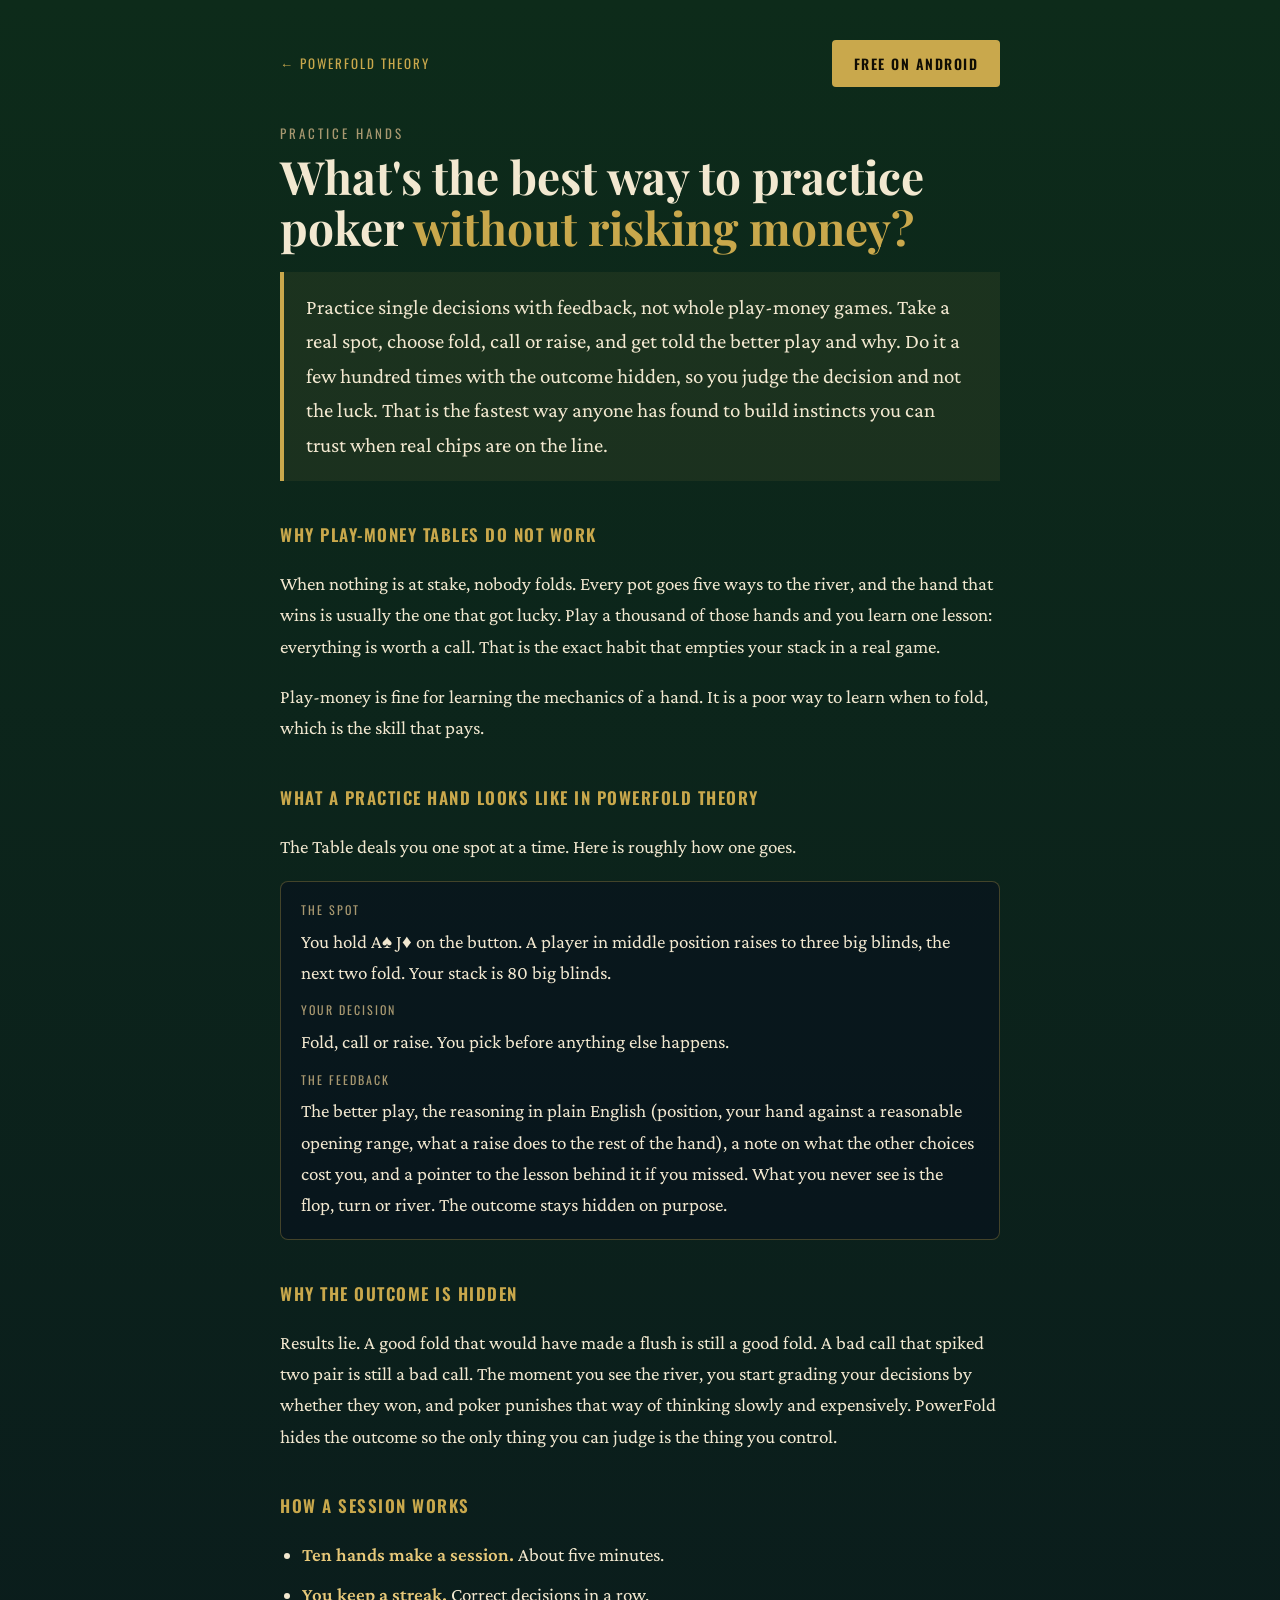
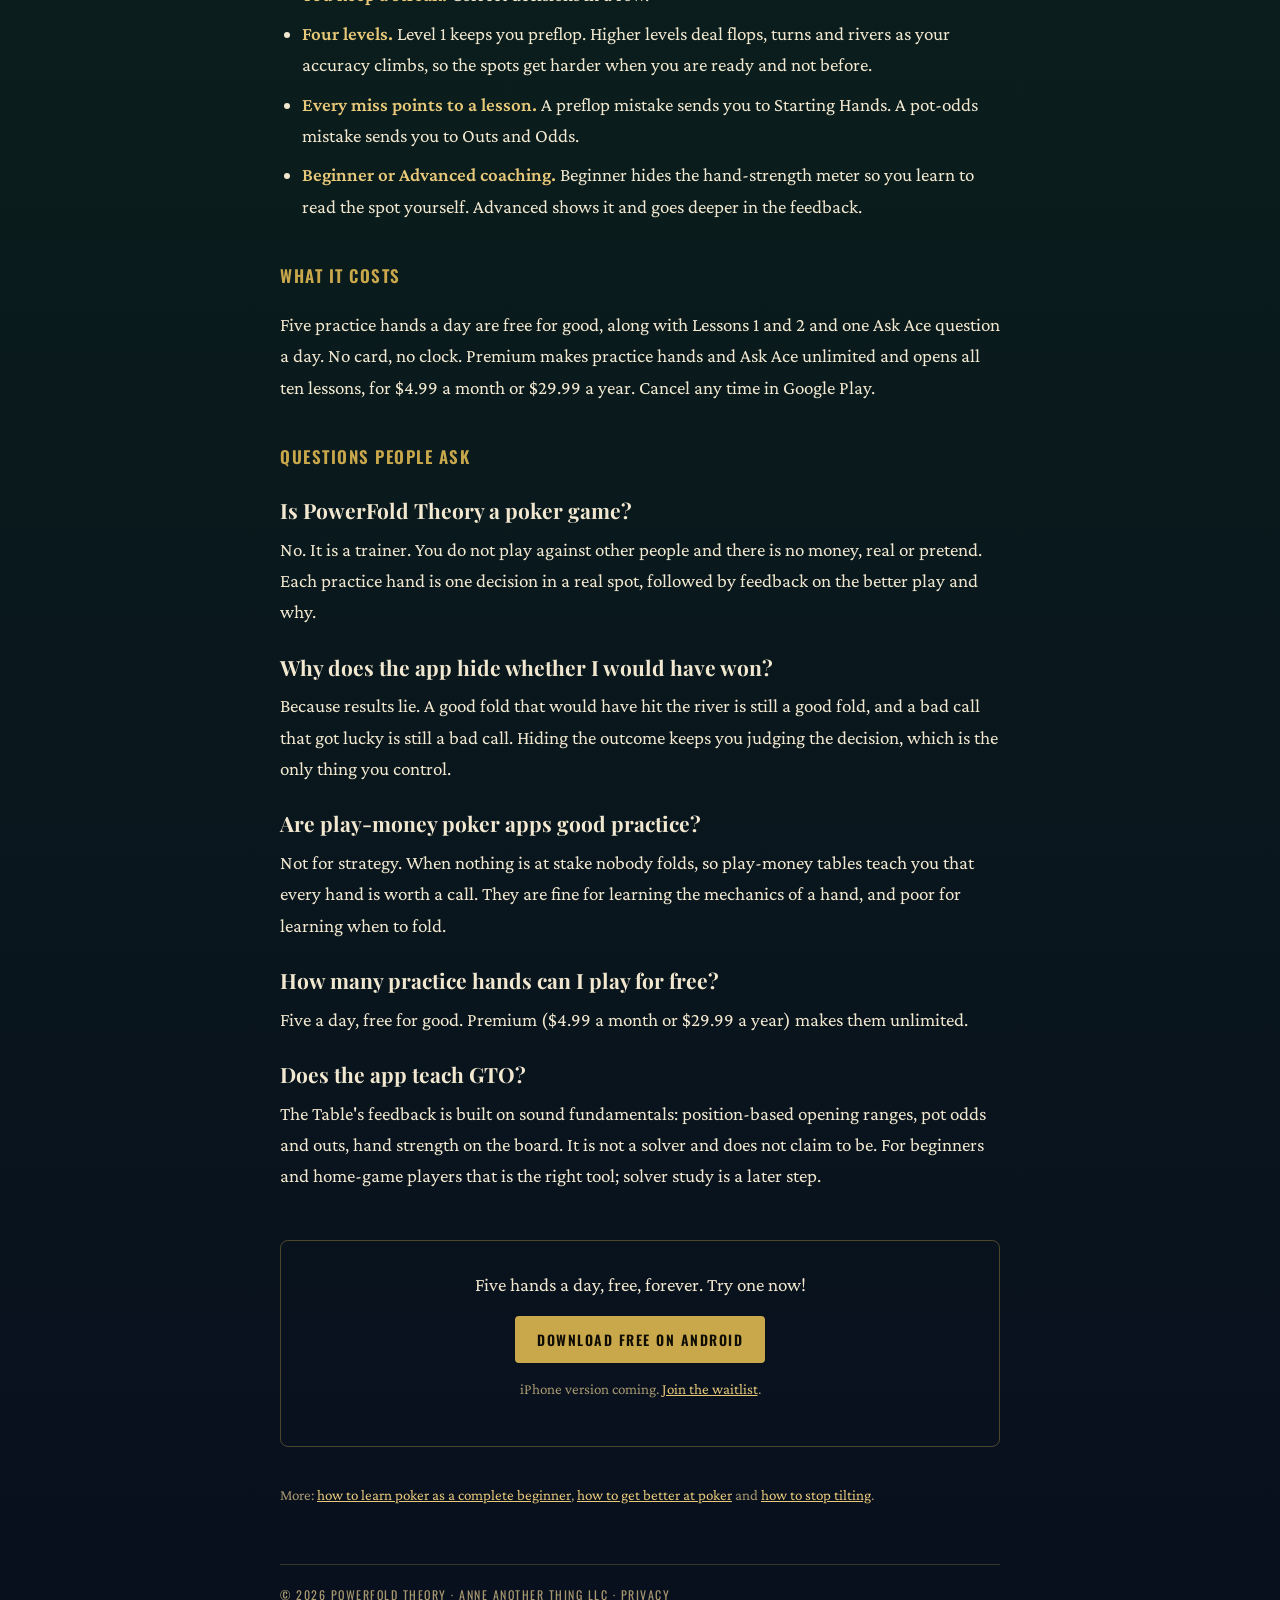
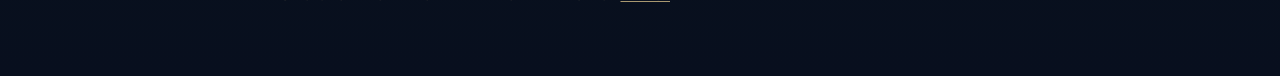
<file: poker-practice-app.html>
<!DOCTYPE html>
<html lang="en">
<head>
<meta charset="UTF-8">
<meta name="viewport" content="width=device-width, initial-scale=1.0">
<title>How to Practice Poker Without Risking Money | PowerFold Theory</title>
<meta name="description" content="The best way to practice poker without losing money is to drill single decisions with feedback, not play-money games. How The Table in PowerFold Theory deals real spots, hides the outcome and tells you why.">
<link rel="canonical" href="https://powerfoldtheory.com/poker-practice-app">
<meta property="og:type" content="article">
<meta property="og:url" content="https://powerfoldtheory.com/poker-practice-app">
<meta property="og:title" content="What's the best way to practice poker without risking money?">
<meta property="og:description" content="Drill single decisions with feedback, not play-money games. Why the outcome is hidden on purpose.">
<meta property="og:image" content="https://powerfoldtheory.com/og.jpg">
<meta name="twitter:card" content="summary_large_image">
<meta name="twitter:title" content="What's the best way to practice poker without risking money?">
<meta name="twitter:description" content="Drill single decisions with feedback, not play-money games. Why the outcome is hidden on purpose.">
<meta name="twitter:image" content="https://powerfoldtheory.com/og.jpg">
<meta name="theme-color" content="#0D2B1A">
<link rel="icon" type="image/webp" href="/icon-192.webp">
<link rel="apple-touch-icon" href="/apple-touch-icon.png">
<link rel="preload" href="/fonts/playfair-display-900.woff2" as="font" type="font/woff2" crossorigin>
<link rel="preload" href="/fonts/oswald-400.woff2" as="font" type="font/woff2" crossorigin>
<link rel="preload" href="/fonts/crimson-pro-400.woff2" as="font" type="font/woff2" crossorigin>
<style>
@font-face {font-family: 'Crimson Pro'; font-style: italic; font-weight: 400; font-display: swap; src: url(/fonts/crimson-pro-400-italic.woff2) format('woff2'); unicode-range: U+0000-00FF, U+0131, U+0152-0153, U+02BB-02BC, U+02C6, U+02DA, U+02DC, U+0304, U+0308, U+0329, U+2000-206F, U+20AC, U+2122, U+2191, U+2193, U+2212, U+2215, U+FEFF, U+FFFD;}
@font-face {font-family: 'Crimson Pro'; font-style: normal; font-weight: 400; font-display: swap; src: url(/fonts/crimson-pro-400.woff2) format('woff2'); unicode-range: U+0000-00FF, U+0131, U+0152-0153, U+02BB-02BC, U+02C6, U+02DA, U+02DC, U+0304, U+0308, U+0329, U+2000-206F, U+20AC, U+2122, U+2191, U+2193, U+2212, U+2215, U+FEFF, U+FFFD;}
@font-face {font-family: 'Crimson Pro'; font-style: normal; font-weight: 600; font-display: swap; src: url(/fonts/crimson-pro-600.woff2) format('woff2'); unicode-range: U+0000-00FF, U+0131, U+0152-0153, U+02BB-02BC, U+02C6, U+02DA, U+02DC, U+0304, U+0308, U+0329, U+2000-206F, U+20AC, U+2122, U+2191, U+2193, U+2212, U+2215, U+FEFF, U+FFFD;}
@font-face {font-family: 'Oswald'; font-style: normal; font-weight: 400; font-display: swap; src: url(/fonts/oswald-400.woff2) format('woff2'); unicode-range: U+0000-00FF, U+0131, U+0152-0153, U+02BB-02BC, U+02C6, U+02DA, U+02DC, U+0304, U+0308, U+0329, U+2000-206F, U+20AC, U+2122, U+2191, U+2193, U+2212, U+2215, U+FEFF, U+FFFD;}
@font-face {font-family: 'Oswald'; font-style: normal; font-weight: 600; font-display: swap; src: url(/fonts/oswald-600.woff2) format('woff2'); unicode-range: U+0000-00FF, U+0131, U+0152-0153, U+02BB-02BC, U+02C6, U+02DA, U+02DC, U+0304, U+0308, U+0329, U+2000-206F, U+20AC, U+2122, U+2191, U+2193, U+2212, U+2215, U+FEFF, U+FFFD;}
@font-face {font-family: 'Playfair Display'; font-style: normal; font-weight: 700; font-display: swap; src: url(/fonts/playfair-display-700.woff2) format('woff2'); unicode-range: U+0000-00FF, U+0131, U+0152-0153, U+02BB-02BC, U+02C6, U+02DA, U+02DC, U+0304, U+0308, U+0329, U+2000-206F, U+20AC, U+2122, U+2191, U+2193, U+2212, U+2215, U+FEFF, U+FFFD;}
@font-face {font-family: 'Playfair Display'; font-style: normal; font-weight: 900; font-display: swap; src: url(/fonts/playfair-display-900.woff2) format('woff2'); unicode-range: U+0000-00FF, U+0131, U+0152-0153, U+02BB-02BC, U+02C6, U+02DA, U+02DC, U+0304, U+0308, U+0329, U+2000-206F, U+20AC, U+2122, U+2191, U+2193, U+2212, U+2215, U+FEFF, U+FFFD;}
</style>
<script type="application/ld+json">
{
  "@context": "https://schema.org",
  "@graph": [
    {
      "@type": "Article",
      "@id": "https://powerfoldtheory.com/poker-practice-app#article",
      "headline": "What's the best way to practice poker without risking money?",
      "description": "Drill single decisions with feedback instead of play-money games. How a practice hand works in PowerFold Theory and why the outcome is hidden.",
      "url": "https://powerfoldtheory.com/poker-practice-app",
      "datePublished": "2026-10-11",
      "dateModified": "2026-10-11",
      "author": { "@type": "Person", "name": "Anne Wilson", "url": "https://www.linkedin.com/in/anne-wilson-67789912/" },
      "publisher": { "@id": "https://powerfoldtheory.com/#org" },
      "image": "https://powerfoldtheory.com/og.jpg",
      "about": { "@id": "https://powerfoldtheory.com/#app" }
    },
    {
      "@type": "FAQPage",
      "@id": "https://powerfoldtheory.com/poker-practice-app#faq",
      "mainEntity": [
        {
          "@type": "Question",
          "name": "Is PowerFold Theory a poker game?",
          "acceptedAnswer": { "@type": "Answer", "text": "No. It is a trainer. You do not play against other people and there is no money, real or pretend. Each practice hand is one decision in a real spot, followed by feedback on the better play and why." }
        },
        {
          "@type": "Question",
          "name": "Why does the app hide whether I would have won?",
          "acceptedAnswer": { "@type": "Answer", "text": "Because results lie. A good fold that would have hit the river is still a good fold, and a bad call that got lucky is still a bad call. Hiding the outcome keeps you judging the decision, which is the only thing you control." }
        },
        {
          "@type": "Question",
          "name": "Are play-money poker apps good practice?",
          "acceptedAnswer": { "@type": "Answer", "text": "Not for strategy. When nothing is at stake nobody folds, so play-money tables teach you that every hand is worth a call. They are fine for learning the mechanics of a hand, and poor for learning when to fold." }
        },
        {
          "@type": "Question",
          "name": "How many practice hands can I play for free?",
          "acceptedAnswer": { "@type": "Answer", "text": "Five a day, free for good. Premium ($4.99 a month or $29.99 a year) makes them unlimited." }
        },
        {
          "@type": "Question",
          "name": "Does the app teach GTO?",
          "acceptedAnswer": { "@type": "Answer", "text": "The Table's feedback is built on sound fundamentals: position-based opening ranges, pot odds and outs, hand strength on the board. It is not a solver and does not claim to be. For beginners and home-game players that is the right tool; solver study is a later step." }
        }
      ]
    },
    {
      "@type": "BreadcrumbList",
      "itemListElement": [
        { "@type": "ListItem", "position": 1, "name": "PowerFold Theory", "item": "https://powerfoldtheory.com/" },
        { "@type": "ListItem", "position": 2, "name": "Practice poker without risking money", "item": "https://powerfoldtheory.com/poker-practice-app" }
      ]
    }
  ]
}
</script>
<style>
:root { --gold: #C9A84C; --gold-light: #E8C97A; --green-deep: #0D2B1A; --blue-dark: #080F1E; --cream: #F2E8D0; --cream-dim: #A89870; --ink: #100D04; }
* { box-sizing: border-box; }
html { background: var(--blue-dark); }
body { margin: 0; min-height: 100vh; background: linear-gradient(180deg, var(--green-deep) 0%, var(--blue-dark) 100%); color: var(--cream); font-family: 'Crimson Pro', Georgia, serif; font-size: 19px; line-height: 1.65; }
main { max-width: 760px; margin: 0 auto; padding: 40px 20px 72px; }
.top { display: flex; justify-content: space-between; align-items: center; gap: 16px; flex-wrap: wrap; }
.back { font-family: 'Oswald', sans-serif; letter-spacing: 2px; text-transform: uppercase; font-size: 13px; color: var(--gold); text-decoration: none; }
.back:hover { color: var(--gold-light); }
.btn { display: inline-block; font-family: 'Oswald', sans-serif; letter-spacing: 1.5px; text-transform: uppercase; font-size: 14px; background: var(--gold); color: var(--ink); padding: 12px 22px; border-radius: 4px; text-decoration: none; font-weight: 600; }
.btn:hover { background: var(--gold-light); }
.eyebrow { font-family: 'Oswald', sans-serif; letter-spacing: 3px; text-transform: uppercase; font-size: 13px; color: var(--cream-dim); margin: 36px 0 6px; }
h1 { font-family: 'Playfair Display', Georgia, serif; font-size: clamp(32px, 6.5vw, 46px); line-height: 1.12; margin: 0 0 18px; text-wrap: balance; }
h1 span { color: var(--gold); }
.answer { background: rgba(201,168,76,0.08); border-left: 4px solid var(--gold); padding: 18px 22px; margin: 0 0 32px; font-size: 21px; }
.answer p { margin: 0; }
h2 { font-family: 'Oswald', sans-serif; font-weight: 600; letter-spacing: 1.5px; text-transform: uppercase; font-size: 17px; color: var(--gold); margin: 40px 0 10px; }
h3 { font-family: 'Playfair Display', Georgia, serif; font-size: 23px; margin: 26px 0 6px; }
p, li { color: var(--cream); }
ol, ul { padding-left: 22px; }
li { margin-bottom: 8px; }
strong { color: var(--gold-light); font-weight: 600; }
a { color: var(--gold-light); }
.hand { background: rgba(8,15,30,0.55); border: 1px solid rgba(201,168,76,0.3); border-radius: 8px; padding: 18px 20px; margin: 16px 0; }
.hand .lbl { font-family: 'Oswald', sans-serif; letter-spacing: 2px; text-transform: uppercase; font-size: 12px; color: var(--cream-dim); }
.hand p { margin: 6px 0 0; }
.faq dt { font-family: 'Playfair Display', Georgia, serif; font-size: 21px; margin-top: 22px; }
.faq dd { margin: 6px 0 0; }
.cta { margin-top: 48px; padding: 28px 24px; border: 1px solid rgba(201,168,76,0.35); border-radius: 8px; text-align: center; }
.cta p { margin: 0 0 16px; }
.small { font-size: 15px; color: var(--cream-dim); }
footer { margin-top: 56px; padding-top: 20px; border-top: 1px solid rgba(201,168,76,0.25); font-family: 'Oswald', sans-serif; letter-spacing: 1.5px; font-size: 12px; text-transform: uppercase; color: var(--cream-dim); }
footer a { color: inherit; }
</style>
<!-- Google Analytics 4 -->
<script async src="https://www.googletagmanager.com/gtag/js?id=G-3T6EQT3SC3"></script>
<script>
window.dataLayer = window.dataLayer || [];
function gtag(){dataLayer.push(arguments);}
gtag('js', new Date());
gtag('config', 'G-3T6EQT3SC3');
</script>
</head>
<body>
<main>
  <div class="top">
    <a class="back" href="/">&larr; PowerFold Theory</a>
    <a class="btn" href="https://play.google.com/store/apps/details?id=com.powerfold.theory.fundamentals&amp;referrer=utm_source%3Dpowerfoldtheory.com%26utm_medium%3Dweb">Free on Android</a>
  </div>

  <div class="eyebrow">Practice hands</div>
  <h1>What's the best way to practice poker <span>without risking money?</span></h1>

  <div class="answer">
    <p>Practice single decisions with feedback, not whole play-money games. Take a real spot, choose fold, call or raise, and get told the better play and why. Do it a few hundred times with the outcome hidden, so you judge the decision and not the luck. That is the fastest way anyone has found to build instincts you can trust when real chips are on the line.</p>
  </div>

  <h2>Why play-money tables do not work</h2>
  <p>When nothing is at stake, nobody folds. Every pot goes five ways to the river, and the hand that wins is usually the one that got lucky. Play a thousand of those hands and you learn one lesson: everything is worth a call. That is the exact habit that empties your stack in a real game.</p>
  <p>Play-money is fine for learning the mechanics of a hand. It is a poor way to learn when to fold, which is the skill that pays.</p>

  <h2>What a practice hand looks like in PowerFold Theory</h2>
  <p>The Table deals you one spot at a time. Here is roughly how one goes.</p>
  <div class="hand">
    <div class="lbl">The spot</div>
    <p>You hold A&#9824; J&#9830; on the button. A player in middle position raises to three big blinds, the next two fold. Your stack is 80 big blinds.</p>
    <div class="lbl" style="margin-top:12px;">Your decision</div>
    <p>Fold, call or raise. You pick before anything else happens.</p>
    <div class="lbl" style="margin-top:12px;">The feedback</div>
    <p>The better play, the reasoning in plain English (position, your hand against a reasonable opening range, what a raise does to the rest of the hand), a note on what the other choices cost you, and a pointer to the lesson behind it if you missed. What you never see is the flop, turn or river. The outcome stays hidden on purpose.</p>
  </div>

  <h2>Why the outcome is hidden</h2>
  <p>Results lie. A good fold that would have made a flush is still a good fold. A bad call that spiked two pair is still a bad call. The moment you see the river, you start grading your decisions by whether they won, and poker punishes that way of thinking slowly and expensively. PowerFold hides the outcome so the only thing you can judge is the thing you control.</p>

  <h2>How a session works</h2>
  <ul>
    <li><strong>Ten hands make a session.</strong> About five minutes.</li>
    <li><strong>You keep a streak.</strong> Correct decisions in a row.</li>
    <li><strong>Four levels.</strong> Level 1 keeps you preflop. Higher levels deal flops, turns and rivers as your accuracy climbs, so the spots get harder when you are ready and not before.</li>
    <li><strong>Every miss points to a lesson.</strong> A preflop mistake sends you to Starting Hands. A pot-odds mistake sends you to Outs and Odds.</li>
    <li><strong>Beginner or Advanced coaching.</strong> Beginner hides the hand-strength meter so you learn to read the spot yourself. Advanced shows it and goes deeper in the feedback.</li>
  </ul>

  <h2>What it costs</h2>
  <p>Five practice hands a day are free for good, along with Lessons 1 and 2 and one Ask Ace question a day. No card, no clock. Premium makes practice hands and Ask Ace unlimited and opens all ten lessons, for $4.99 a month or $29.99 a year. Cancel any time in Google Play.</p>

  <h2>Questions people ask</h2>
  <dl class="faq">
    <dt>Is PowerFold Theory a poker game?</dt>
    <dd>No. It is a trainer. You do not play against other people and there is no money, real or pretend. Each practice hand is one decision in a real spot, followed by feedback on the better play and why.</dd>
    <dt>Why does the app hide whether I would have won?</dt>
    <dd>Because results lie. A good fold that would have hit the river is still a good fold, and a bad call that got lucky is still a bad call. Hiding the outcome keeps you judging the decision, which is the only thing you control.</dd>
    <dt>Are play-money poker apps good practice?</dt>
    <dd>Not for strategy. When nothing is at stake nobody folds, so play-money tables teach you that every hand is worth a call. They are fine for learning the mechanics of a hand, and poor for learning when to fold.</dd>
    <dt>How many practice hands can I play for free?</dt>
    <dd>Five a day, free for good. Premium ($4.99 a month or $29.99 a year) makes them unlimited.</dd>
    <dt>Does the app teach GTO?</dt>
    <dd>The Table's feedback is built on sound fundamentals: position-based opening ranges, pot odds and outs, hand strength on the board. It is not a solver and does not claim to be. For beginners and home-game players that is the right tool; solver study is a later step.</dd>
  </dl>

  <div class="cta">
    <p>Five hands a day, free, forever. Try one now!</p>
    <a class="btn" href="https://play.google.com/store/apps/details?id=com.powerfold.theory.fundamentals&amp;referrer=utm_source%3Dpowerfoldtheory.com%26utm_medium%3Dweb">Download free on Android</a>
    <p class="small" style="margin-top:14px;">iPhone version coming. <a href="/#ios">Join the waitlist</a>.</p>
  </div>

  <p class="small" style="margin-top:36px;">More: <a href="/learn-poker">how to learn poker as a complete beginner</a>, <a href="/get-better-at-poker">how to get better at poker</a> and <a href="/poker-tilt">how to stop tilting</a>.</p>

  <footer>&copy; 2026 PowerFold Theory &middot; Anne Another Thing LLC &middot; <a href="/privacy">Privacy</a></footer>
</main>
</body>
</html>
</file>
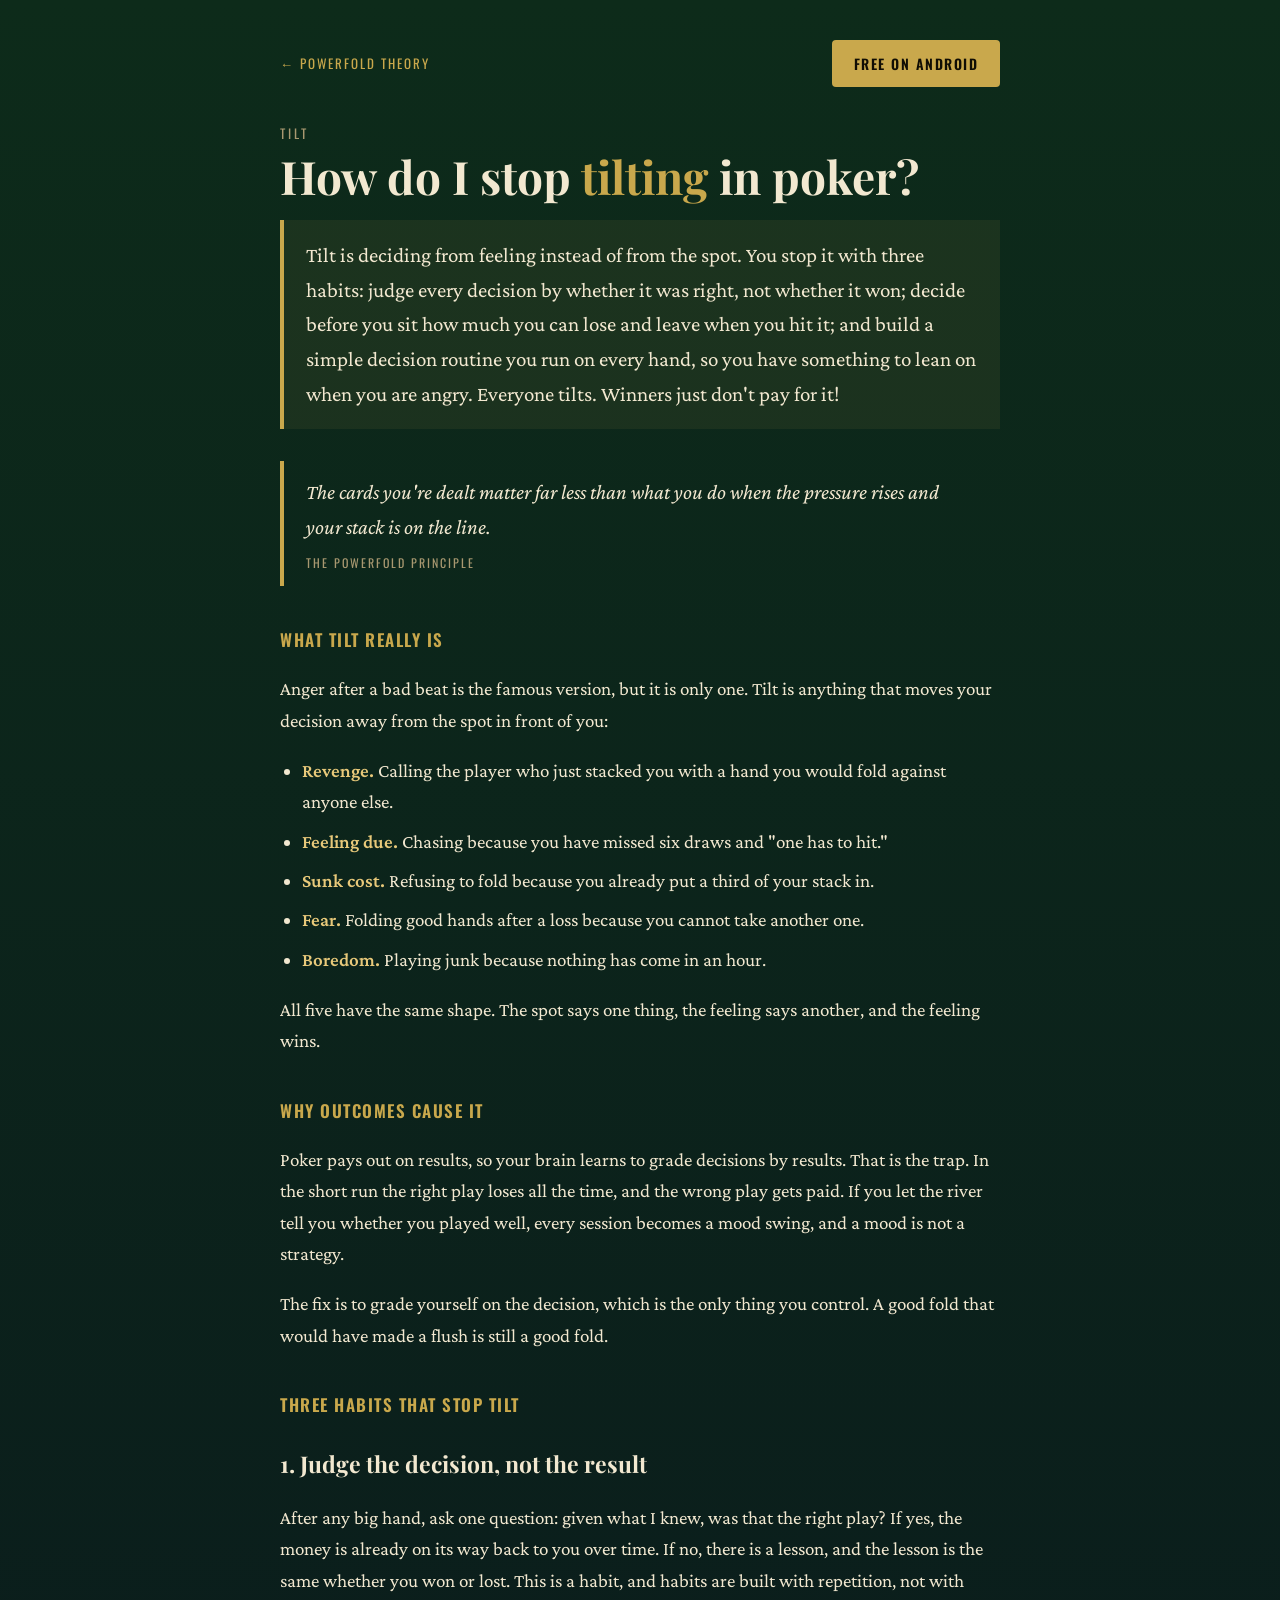
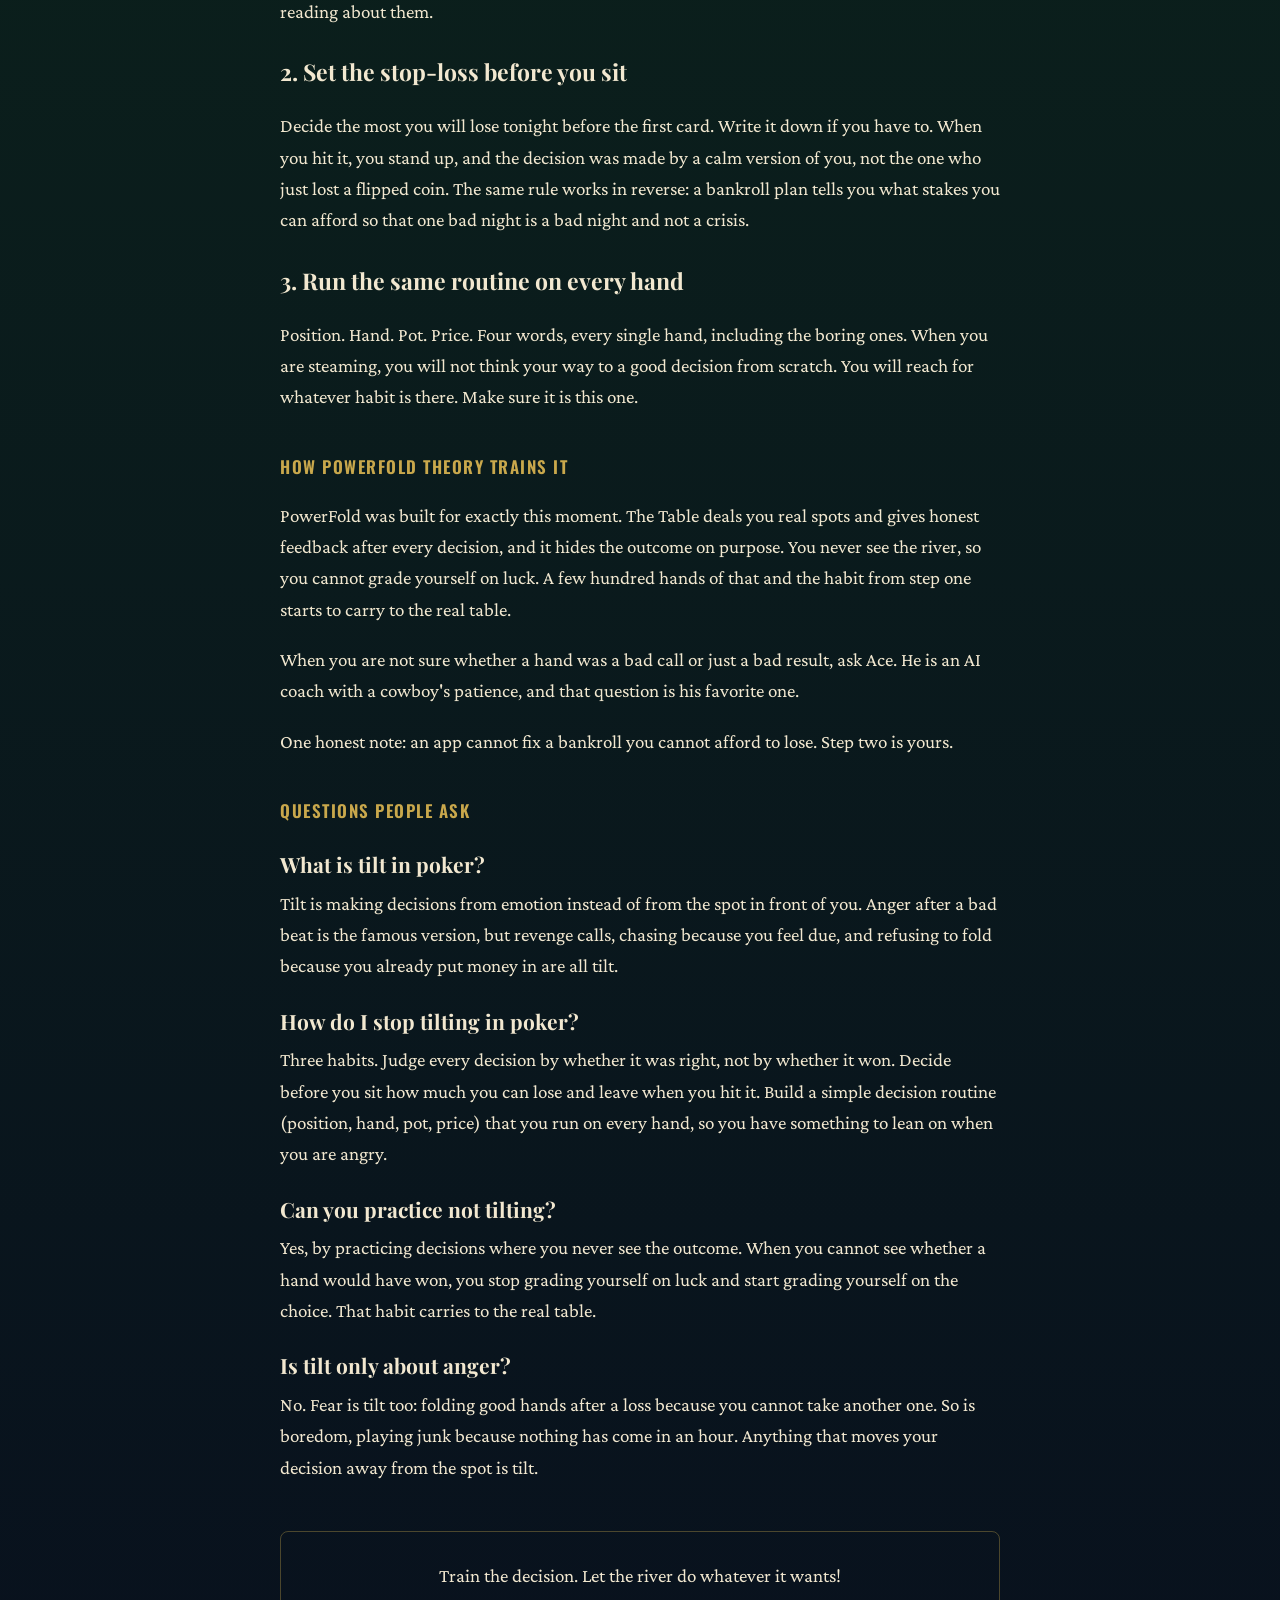
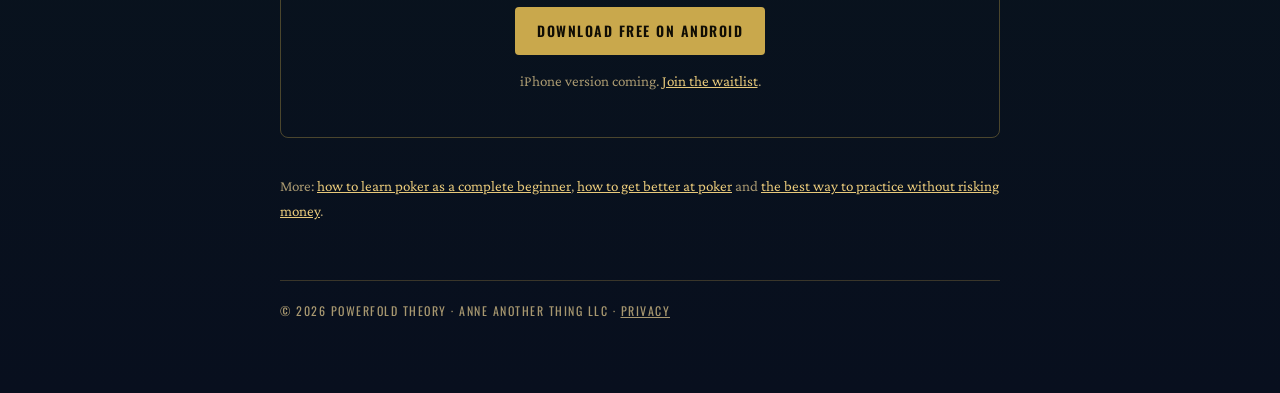
<file: poker-tilt.html>
<!DOCTYPE html>
<html lang="en">
<head>
<meta charset="UTF-8">
<meta name="viewport" content="width=device-width, initial-scale=1.0">
<title>How to Stop Tilting in Poker | PowerFold Theory</title>
<meta name="description" content="Tilt is deciding from feeling instead of from the spot. How to stop tilting in poker: judge decisions not results, set a stop-loss before you sit, and build a decision habit you can lean on when you are angry.">
<link rel="canonical" href="https://powerfoldtheory.com/poker-tilt">
<meta property="og:type" content="article">
<meta property="og:url" content="https://powerfoldtheory.com/poker-tilt">
<meta property="og:title" content="How do I stop tilting in poker?">
<meta property="og:description" content="Tilt is deciding from feeling instead of from the spot. Three habits that stop it, and how to train them.">
<meta property="og:image" content="https://powerfoldtheory.com/og.jpg">
<meta name="twitter:card" content="summary_large_image">
<meta name="twitter:title" content="How do I stop tilting in poker?">
<meta name="twitter:description" content="Tilt is deciding from feeling instead of from the spot. Three habits that stop it, and how to train them.">
<meta name="twitter:image" content="https://powerfoldtheory.com/og.jpg">
<meta name="theme-color" content="#0D2B1A">
<link rel="icon" type="image/webp" href="/icon-192.webp">
<link rel="apple-touch-icon" href="/apple-touch-icon.png">
<link rel="preload" href="/fonts/playfair-display-900.woff2" as="font" type="font/woff2" crossorigin>
<link rel="preload" href="/fonts/oswald-400.woff2" as="font" type="font/woff2" crossorigin>
<link rel="preload" href="/fonts/crimson-pro-400.woff2" as="font" type="font/woff2" crossorigin>
<style>
@font-face {font-family: 'Crimson Pro'; font-style: italic; font-weight: 400; font-display: swap; src: url(/fonts/crimson-pro-400-italic.woff2) format('woff2'); unicode-range: U+0000-00FF, U+0131, U+0152-0153, U+02BB-02BC, U+02C6, U+02DA, U+02DC, U+0304, U+0308, U+0329, U+2000-206F, U+20AC, U+2122, U+2191, U+2193, U+2212, U+2215, U+FEFF, U+FFFD;}
@font-face {font-family: 'Crimson Pro'; font-style: normal; font-weight: 400; font-display: swap; src: url(/fonts/crimson-pro-400.woff2) format('woff2'); unicode-range: U+0000-00FF, U+0131, U+0152-0153, U+02BB-02BC, U+02C6, U+02DA, U+02DC, U+0304, U+0308, U+0329, U+2000-206F, U+20AC, U+2122, U+2191, U+2193, U+2212, U+2215, U+FEFF, U+FFFD;}
@font-face {font-family: 'Crimson Pro'; font-style: normal; font-weight: 600; font-display: swap; src: url(/fonts/crimson-pro-600.woff2) format('woff2'); unicode-range: U+0000-00FF, U+0131, U+0152-0153, U+02BB-02BC, U+02C6, U+02DA, U+02DC, U+0304, U+0308, U+0329, U+2000-206F, U+20AC, U+2122, U+2191, U+2193, U+2212, U+2215, U+FEFF, U+FFFD;}
@font-face {font-family: 'Oswald'; font-style: normal; font-weight: 400; font-display: swap; src: url(/fonts/oswald-400.woff2) format('woff2'); unicode-range: U+0000-00FF, U+0131, U+0152-0153, U+02BB-02BC, U+02C6, U+02DA, U+02DC, U+0304, U+0308, U+0329, U+2000-206F, U+20AC, U+2122, U+2191, U+2193, U+2212, U+2215, U+FEFF, U+FFFD;}
@font-face {font-family: 'Oswald'; font-style: normal; font-weight: 600; font-display: swap; src: url(/fonts/oswald-600.woff2) format('woff2'); unicode-range: U+0000-00FF, U+0131, U+0152-0153, U+02BB-02BC, U+02C6, U+02DA, U+02DC, U+0304, U+0308, U+0329, U+2000-206F, U+20AC, U+2122, U+2191, U+2193, U+2212, U+2215, U+FEFF, U+FFFD;}
@font-face {font-family: 'Playfair Display'; font-style: normal; font-weight: 700; font-display: swap; src: url(/fonts/playfair-display-700.woff2) format('woff2'); unicode-range: U+0000-00FF, U+0131, U+0152-0153, U+02BB-02BC, U+02C6, U+02DA, U+02DC, U+0304, U+0308, U+0329, U+2000-206F, U+20AC, U+2122, U+2191, U+2193, U+2212, U+2215, U+FEFF, U+FFFD;}
@font-face {font-family: 'Playfair Display'; font-style: normal; font-weight: 900; font-display: swap; src: url(/fonts/playfair-display-900.woff2) format('woff2'); unicode-range: U+0000-00FF, U+0131, U+0152-0153, U+02BB-02BC, U+02C6, U+02DA, U+02DC, U+0304, U+0308, U+0329, U+2000-206F, U+20AC, U+2122, U+2191, U+2193, U+2212, U+2215, U+FEFF, U+FFFD;}
</style>
<script type="application/ld+json">
{
  "@context": "https://schema.org",
  "@graph": [
    {
      "@type": "Article",
      "@id": "https://powerfoldtheory.com/poker-tilt#article",
      "headline": "How do I stop tilting in poker?",
      "description": "Tilt is deciding from feeling instead of from the spot. Three habits that stop it, and how PowerFold Theory trains them.",
      "url": "https://powerfoldtheory.com/poker-tilt",
      "datePublished": "2026-10-11",
      "dateModified": "2026-10-11",
      "author": { "@type": "Person", "name": "Anne Wilson", "url": "https://www.linkedin.com/in/anne-wilson-67789912/" },
      "publisher": { "@id": "https://powerfoldtheory.com/#org" },
      "image": "https://powerfoldtheory.com/og.jpg",
      "about": { "@id": "https://powerfoldtheory.com/#app" }
    },
    {
      "@type": "FAQPage",
      "@id": "https://powerfoldtheory.com/poker-tilt#faq",
      "mainEntity": [
        {
          "@type": "Question",
          "name": "What is tilt in poker?",
          "acceptedAnswer": { "@type": "Answer", "text": "Tilt is making decisions from emotion instead of from the spot in front of you. Anger after a bad beat is the famous version, but revenge calls, chasing because you feel due, and refusing to fold because you already put money in are all tilt." }
        },
        {
          "@type": "Question",
          "name": "How do I stop tilting in poker?",
          "acceptedAnswer": { "@type": "Answer", "text": "Three habits. Judge every decision by whether it was right, not by whether it won. Decide before you sit how much you can lose and leave when you hit it. Build a simple decision routine (position, hand, pot, price) that you run on every hand, so you have something to lean on when you are angry." }
        },
        {
          "@type": "Question",
          "name": "Can you practice not tilting?",
          "acceptedAnswer": { "@type": "Answer", "text": "Yes, by practicing decisions where you never see the outcome. When you cannot see whether a hand would have won, you stop grading yourself on luck and start grading yourself on the choice. That habit carries to the real table." }
        },
        {
          "@type": "Question",
          "name": "Is tilt only about anger?",
          "acceptedAnswer": { "@type": "Answer", "text": "No. Fear is tilt too: folding good hands after a loss because you cannot take another one. So is boredom, playing junk because nothing has come in an hour. Anything that moves your decision away from the spot is tilt." }
        }
      ]
    },
    {
      "@type": "BreadcrumbList",
      "itemListElement": [
        { "@type": "ListItem", "position": 1, "name": "PowerFold Theory", "item": "https://powerfoldtheory.com/" },
        { "@type": "ListItem", "position": 2, "name": "How to stop tilting", "item": "https://powerfoldtheory.com/poker-tilt" }
      ]
    }
  ]
}
</script>
<style>
:root { --gold: #C9A84C; --gold-light: #E8C97A; --green-deep: #0D2B1A; --blue-dark: #080F1E; --cream: #F2E8D0; --cream-dim: #A89870; --ink: #100D04; }
* { box-sizing: border-box; }
html { background: var(--blue-dark); }
body { margin: 0; min-height: 100vh; background: linear-gradient(180deg, var(--green-deep) 0%, var(--blue-dark) 100%); color: var(--cream); font-family: 'Crimson Pro', Georgia, serif; font-size: 19px; line-height: 1.65; }
main { max-width: 760px; margin: 0 auto; padding: 40px 20px 72px; }
.top { display: flex; justify-content: space-between; align-items: center; gap: 16px; flex-wrap: wrap; }
.back { font-family: 'Oswald', sans-serif; letter-spacing: 2px; text-transform: uppercase; font-size: 13px; color: var(--gold); text-decoration: none; }
.back:hover { color: var(--gold-light); }
.btn { display: inline-block; font-family: 'Oswald', sans-serif; letter-spacing: 1.5px; text-transform: uppercase; font-size: 14px; background: var(--gold); color: var(--ink); padding: 12px 22px; border-radius: 4px; text-decoration: none; font-weight: 600; }
.btn:hover { background: var(--gold-light); }
.eyebrow { font-family: 'Oswald', sans-serif; letter-spacing: 3px; text-transform: uppercase; font-size: 13px; color: var(--cream-dim); margin: 36px 0 6px; }
h1 { font-family: 'Playfair Display', Georgia, serif; font-size: clamp(32px, 6.5vw, 46px); line-height: 1.12; margin: 0 0 18px; text-wrap: balance; }
h1 span { color: var(--gold); }
.answer { background: rgba(201,168,76,0.08); border-left: 4px solid var(--gold); padding: 18px 22px; margin: 0 0 32px; font-size: 21px; }
.answer p { margin: 0; }
h2 { font-family: 'Oswald', sans-serif; font-weight: 600; letter-spacing: 1.5px; text-transform: uppercase; font-size: 17px; color: var(--gold); margin: 40px 0 10px; }
h3 { font-family: 'Playfair Display', Georgia, serif; font-size: 23px; margin: 26px 0 6px; }
p, li { color: var(--cream); }
ol, ul { padding-left: 22px; }
li { margin-bottom: 8px; }
strong { color: var(--gold-light); font-weight: 600; }
a { color: var(--gold-light); }
blockquote { margin: 24px 0; padding: 14px 22px; border-left: 4px solid var(--gold); font-style: italic; font-size: 21px; color: var(--cream); }
blockquote cite { display: block; margin-top: 8px; font-style: normal; font-family: 'Oswald', sans-serif; letter-spacing: 2px; text-transform: uppercase; font-size: 12px; color: var(--cream-dim); }
.faq dt { font-family: 'Playfair Display', Georgia, serif; font-size: 21px; margin-top: 22px; }
.faq dd { margin: 6px 0 0; }
.cta { margin-top: 48px; padding: 28px 24px; border: 1px solid rgba(201,168,76,0.35); border-radius: 8px; text-align: center; }
.cta p { margin: 0 0 16px; }
.small { font-size: 15px; color: var(--cream-dim); }
footer { margin-top: 56px; padding-top: 20px; border-top: 1px solid rgba(201,168,76,0.25); font-family: 'Oswald', sans-serif; letter-spacing: 1.5px; font-size: 12px; text-transform: uppercase; color: var(--cream-dim); }
footer a { color: inherit; }
</style>
<!-- Google Analytics 4 -->
<script async src="https://www.googletagmanager.com/gtag/js?id=G-3T6EQT3SC3"></script>
<script>
window.dataLayer = window.dataLayer || [];
function gtag(){dataLayer.push(arguments);}
gtag('js', new Date());
gtag('config', 'G-3T6EQT3SC3');
</script>
</head>
<body>
<main>
  <div class="top">
    <a class="back" href="/">&larr; PowerFold Theory</a>
    <a class="btn" href="https://play.google.com/store/apps/details?id=com.powerfold.theory.fundamentals&amp;referrer=utm_source%3Dpowerfoldtheory.com%26utm_medium%3Dweb">Free on Android</a>
  </div>

  <div class="eyebrow">Tilt</div>
  <h1>How do I stop <span>tilting</span> in poker?</h1>

  <div class="answer">
    <p>Tilt is deciding from feeling instead of from the spot. You stop it with three habits: judge every decision by whether it was right, not whether it won; decide before you sit how much you can lose and leave when you hit it; and build a simple decision routine you run on every hand, so you have something to lean on when you are angry. Everyone tilts. Winners just don't pay for it!</p>
  </div>

  <blockquote>
    The cards you're dealt matter far less than what you do when the pressure rises and your stack is on the line.
    <cite>The PowerFold Principle</cite>
  </blockquote>

  <h2>What tilt really is</h2>
  <p>Anger after a bad beat is the famous version, but it is only one. Tilt is anything that moves your decision away from the spot in front of you:</p>
  <ul>
    <li><strong>Revenge.</strong> Calling the player who just stacked you with a hand you would fold against anyone else.</li>
    <li><strong>Feeling due.</strong> Chasing because you have missed six draws and "one has to hit."</li>
    <li><strong>Sunk cost.</strong> Refusing to fold because you already put a third of your stack in.</li>
    <li><strong>Fear.</strong> Folding good hands after a loss because you cannot take another one.</li>
    <li><strong>Boredom.</strong> Playing junk because nothing has come in an hour.</li>
  </ul>
  <p>All five have the same shape. The spot says one thing, the feeling says another, and the feeling wins.</p>

  <h2>Why outcomes cause it</h2>
  <p>Poker pays out on results, so your brain learns to grade decisions by results. That is the trap. In the short run the right play loses all the time, and the wrong play gets paid. If you let the river tell you whether you played well, every session becomes a mood swing, and a mood is not a strategy.</p>
  <p>The fix is to grade yourself on the decision, which is the only thing you control. A good fold that would have made a flush is still a good fold.</p>

  <h2>Three habits that stop tilt</h2>

  <h3>1. Judge the decision, not the result</h3>
  <p>After any big hand, ask one question: given what I knew, was that the right play? If yes, the money is already on its way back to you over time. If no, there is a lesson, and the lesson is the same whether you won or lost. This is a habit, and habits are built with repetition, not with reading about them.</p>

  <h3>2. Set the stop-loss before you sit</h3>
  <p>Decide the most you will lose tonight before the first card. Write it down if you have to. When you hit it, you stand up, and the decision was made by a calm version of you, not the one who just lost a flipped coin. The same rule works in reverse: a bankroll plan tells you what stakes you can afford so that one bad night is a bad night and not a crisis.</p>

  <h3>3. Run the same routine on every hand</h3>
  <p>Position. Hand. Pot. Price. Four words, every single hand, including the boring ones. When you are steaming, you will not think your way to a good decision from scratch. You will reach for whatever habit is there. Make sure it is this one.</p>

  <h2>How PowerFold Theory trains it</h2>
  <p>PowerFold was built for exactly this moment. The Table deals you real spots and gives honest feedback after every decision, and it hides the outcome on purpose. You never see the river, so you cannot grade yourself on luck. A few hundred hands of that and the habit from step one starts to carry to the real table.</p>
  <p>When you are not sure whether a hand was a bad call or just a bad result, ask Ace. He is an AI coach with a cowboy's patience, and that question is his favorite one.</p>
  <p>One honest note: an app cannot fix a bankroll you cannot afford to lose. Step two is yours.</p>

  <h2>Questions people ask</h2>
  <dl class="faq">
    <dt>What is tilt in poker?</dt>
    <dd>Tilt is making decisions from emotion instead of from the spot in front of you. Anger after a bad beat is the famous version, but revenge calls, chasing because you feel due, and refusing to fold because you already put money in are all tilt.</dd>
    <dt>How do I stop tilting in poker?</dt>
    <dd>Three habits. Judge every decision by whether it was right, not by whether it won. Decide before you sit how much you can lose and leave when you hit it. Build a simple decision routine (position, hand, pot, price) that you run on every hand, so you have something to lean on when you are angry.</dd>
    <dt>Can you practice not tilting?</dt>
    <dd>Yes, by practicing decisions where you never see the outcome. When you cannot see whether a hand would have won, you stop grading yourself on luck and start grading yourself on the choice. That habit carries to the real table.</dd>
    <dt>Is tilt only about anger?</dt>
    <dd>No. Fear is tilt too: folding good hands after a loss because you cannot take another one. So is boredom, playing junk because nothing has come in an hour. Anything that moves your decision away from the spot is tilt.</dd>
  </dl>

  <div class="cta">
    <p>Train the decision. Let the river do whatever it wants!</p>
    <a class="btn" href="https://play.google.com/store/apps/details?id=com.powerfold.theory.fundamentals&amp;referrer=utm_source%3Dpowerfoldtheory.com%26utm_medium%3Dweb">Download free on Android</a>
    <p class="small" style="margin-top:14px;">iPhone version coming. <a href="/#ios">Join the waitlist</a>.</p>
  </div>

  <p class="small" style="margin-top:36px;">More: <a href="/learn-poker">how to learn poker as a complete beginner</a>, <a href="/get-better-at-poker">how to get better at poker</a> and <a href="/poker-practice-app">the best way to practice without risking money</a>.</p>

  <footer>&copy; 2026 PowerFold Theory &middot; Anne Another Thing LLC &middot; <a href="/privacy">Privacy</a></footer>
</main>
</body>
</html>
</file>
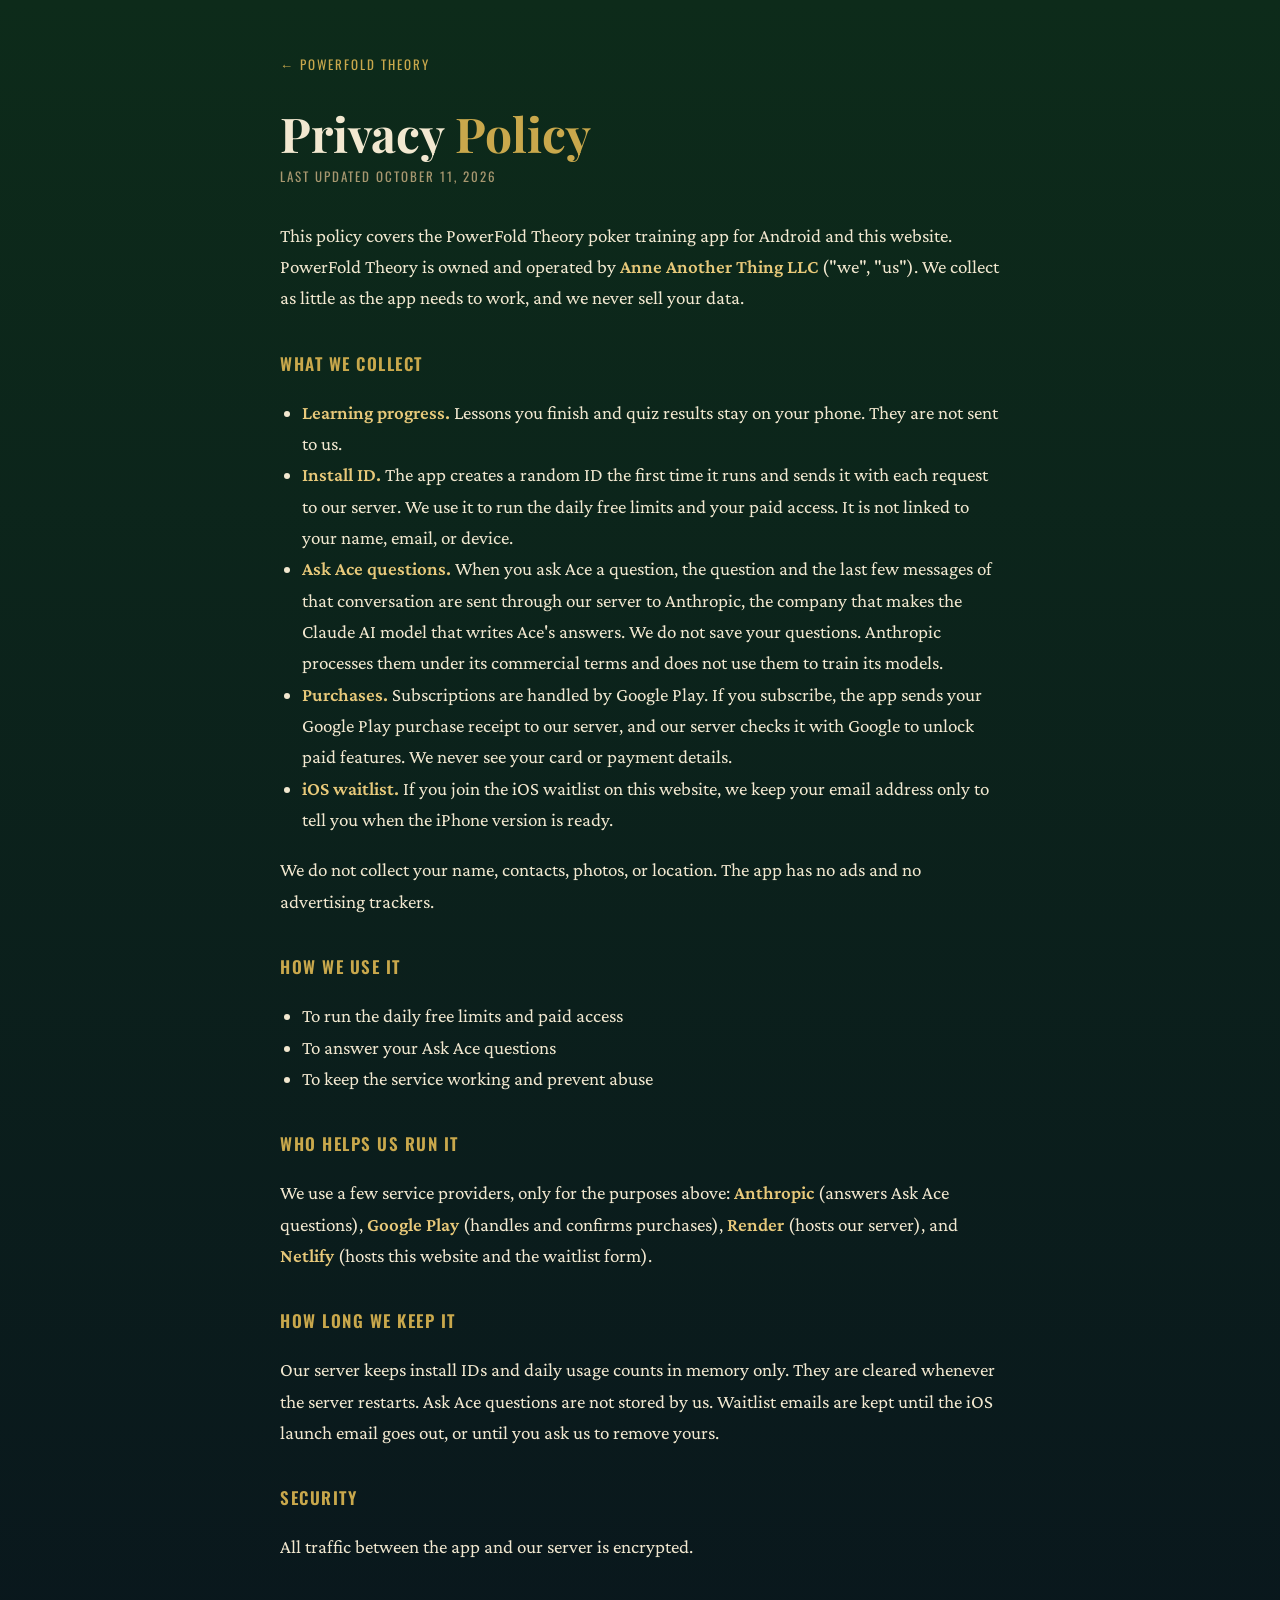
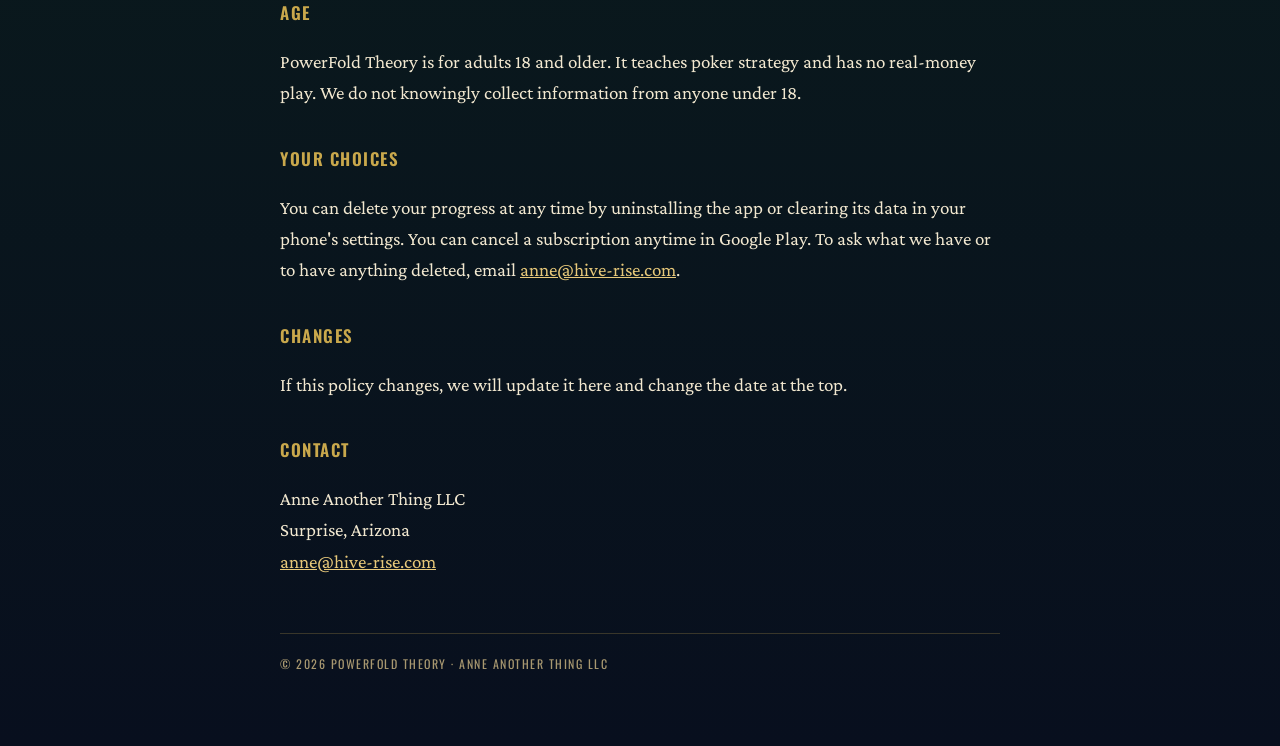
<file: privacy.html>
<!DOCTYPE html>
<html lang="en">
<head>
<meta charset="UTF-8">
<meta name="viewport" content="width=device-width, initial-scale=1.0">
<link rel="icon" href="/favicon.ico" sizes="32x32">
<link rel="canonical" href="https://powerfoldtheory.com/privacy">
<title>Privacy Policy | PowerFold Theory</title>
<meta name="description" content="How the PowerFold Theory poker training app handles your information.">
<link rel="canonical" href="https://powerfoldtheory.com/privacy.html">
<link rel="preload" href="/fonts/crimson-pro-400.woff2" as="font" type="font/woff2" crossorigin>
<style>
@font-face {font-family: 'Crimson Pro'; font-style: italic; font-weight: 400; font-display: swap; src: url(/fonts/crimson-pro-400-italic.woff2) format('woff2'); unicode-range: U+0000-00FF, U+0131, U+0152-0153, U+02BB-02BC, U+02C6, U+02DA, U+02DC, U+0304, U+0308, U+0329, U+2000-206F, U+20AC, U+2122, U+2191, U+2193, U+2212, U+2215, U+FEFF, U+FFFD;}
@font-face {font-family: 'Crimson Pro'; font-style: normal; font-weight: 400; font-display: swap; src: url(/fonts/crimson-pro-400.woff2) format('woff2'); unicode-range: U+0000-00FF, U+0131, U+0152-0153, U+02BB-02BC, U+02C6, U+02DA, U+02DC, U+0304, U+0308, U+0329, U+2000-206F, U+20AC, U+2122, U+2191, U+2193, U+2212, U+2215, U+FEFF, U+FFFD;}
@font-face {font-family: 'Crimson Pro'; font-style: normal; font-weight: 600; font-display: swap; src: url(/fonts/crimson-pro-600.woff2) format('woff2'); unicode-range: U+0000-00FF, U+0131, U+0152-0153, U+02BB-02BC, U+02C6, U+02DA, U+02DC, U+0304, U+0308, U+0329, U+2000-206F, U+20AC, U+2122, U+2191, U+2193, U+2212, U+2215, U+FEFF, U+FFFD;}
@font-face {font-family: 'Oswald'; font-style: normal; font-weight: 400; font-display: swap; src: url(/fonts/oswald-400.woff2) format('woff2'); unicode-range: U+0000-00FF, U+0131, U+0152-0153, U+02BB-02BC, U+02C6, U+02DA, U+02DC, U+0304, U+0308, U+0329, U+2000-206F, U+20AC, U+2122, U+2191, U+2193, U+2212, U+2215, U+FEFF, U+FFFD;}
@font-face {font-family: 'Oswald'; font-style: normal; font-weight: 600; font-display: swap; src: url(/fonts/oswald-600.woff2) format('woff2'); unicode-range: U+0000-00FF, U+0131, U+0152-0153, U+02BB-02BC, U+02C6, U+02DA, U+02DC, U+0304, U+0308, U+0329, U+2000-206F, U+20AC, U+2122, U+2191, U+2193, U+2212, U+2215, U+FEFF, U+FFFD;}
@font-face {font-family: 'Playfair Display'; font-style: normal; font-weight: 700; font-display: swap; src: url(/fonts/playfair-display-700.woff2) format('woff2'); unicode-range: U+0000-00FF, U+0131, U+0152-0153, U+02BB-02BC, U+02C6, U+02DA, U+02DC, U+0304, U+0308, U+0329, U+2000-206F, U+20AC, U+2122, U+2191, U+2193, U+2212, U+2215, U+FEFF, U+FFFD;}
@font-face {font-family: 'Playfair Display'; font-style: normal; font-weight: 900; font-display: swap; src: url(/fonts/playfair-display-900.woff2) format('woff2'); unicode-range: U+0000-00FF, U+0131, U+0152-0153, U+02BB-02BC, U+02C6, U+02DA, U+02DC, U+0304, U+0308, U+0329, U+2000-206F, U+20AC, U+2122, U+2191, U+2193, U+2212, U+2215, U+FEFF, U+FFFD;}
</style>
<style>
:root {
  --gold: #C9A84C;
  --gold-light: #E8C97A;
  --green-deep: #0D2B1A;
  --blue-dark: #080F1E;
  --cream: #F2E8D0;
  --cream-dim: #A89870;
}
* { box-sizing: border-box; }
html { background: var(--blue-dark); }
body {
  margin: 0;
  min-height: 100vh; background: linear-gradient(180deg, var(--green-deep) 0%, var(--blue-dark) 100%);
  color: var(--cream);
  font-family: 'Crimson Pro', Georgia, serif;
  font-size: 19px;
  line-height: 1.65;
}
main { max-width: 760px; margin: 0 auto; padding: 48px 20px 72px; }
.back {
  font-family: 'Oswald', sans-serif; letter-spacing: 2px; text-transform: uppercase;
  font-size: 13px; color: var(--gold); text-decoration: none;
}
.back:hover { color: var(--gold-light); }
h1 {
  font-family: 'Playfair Display', Georgia, serif; font-size: clamp(34px, 7vw, 48px);
  line-height: 1.1; margin: 28px 0 6px;
}
h1 span { color: var(--gold); }
.updated {
  font-family: 'Oswald', sans-serif; letter-spacing: 2px; text-transform: uppercase;
  font-size: 13px; color: var(--cream-dim); margin: 0 0 32px;
}
h2 {
  font-family: 'Oswald', sans-serif; font-weight: 600; letter-spacing: 1.5px;
  text-transform: uppercase; font-size: 17px; color: var(--gold); margin: 36px 0 8px;
}
p, li { color: var(--cream); }
ul { padding-left: 22px; }
strong { color: var(--gold-light); font-weight: 600; }
a { color: var(--gold-light); }
footer {
  margin-top: 56px; padding-top: 20px; border-top: 1px solid rgba(201, 168, 76, 0.25);
  font-family: 'Oswald', sans-serif; letter-spacing: 1.5px; font-size: 12px;
  text-transform: uppercase; color: var(--cream-dim);
}
</style>
<!-- Google Analytics 4 -->
<script async src="https://www.googletagmanager.com/gtag/js?id=G-3T6EQT3SC3"></script>
<script>
window.dataLayer = window.dataLayer || [];
function gtag(){dataLayer.push(arguments);}
gtag('js', new Date());
gtag('config', 'G-3T6EQT3SC3');
</script>
</head>
<body>
<main>
  <a class="back" href="/">&larr; PowerFold Theory</a>
  <h1>Privacy <span>Policy</span></h1>
  <p class="updated">Last updated October 11, 2026</p>

  <p>This policy covers the PowerFold Theory poker training app for Android and this website. PowerFold Theory is owned and operated by <strong>Anne Another Thing LLC</strong> ("we", "us"). We collect as little as the app needs to work, and we never sell your data.</p>

  <h2>What we collect</h2>
  <ul>
    <li><strong>Learning progress.</strong> Lessons you finish and quiz results stay on your phone. They are not sent to us.</li>
    <li><strong>Install ID.</strong> The app creates a random ID the first time it runs and sends it with each request to our server. We use it to run the daily free limits and your paid access. It is not linked to your name, email, or device.</li>
    <li><strong>Ask Ace questions.</strong> When you ask Ace a question, the question and the last few messages of that conversation are sent through our server to Anthropic, the company that makes the Claude AI model that writes Ace's answers. We do not save your questions. Anthropic processes them under its commercial terms and does not use them to train its models.</li>
    <li><strong>Purchases.</strong> Subscriptions are handled by Google Play. If you subscribe, the app sends your Google Play purchase receipt to our server, and our server checks it with Google to unlock paid features. We never see your card or payment details.</li>
    <li><strong>iOS waitlist.</strong> If you join the iOS waitlist on this website, we keep your email address only to tell you when the iPhone version is ready.</li>
  </ul>
  <p>We do not collect your name, contacts, photos, or location. The app has no ads and no advertising trackers.</p>

  <h2>How we use it</h2>
  <ul>
    <li>To run the daily free limits and paid access</li>
    <li>To answer your Ask Ace questions</li>
    <li>To keep the service working and prevent abuse</li>
  </ul>

  <h2>Who helps us run it</h2>
  <p>We use a few service providers, only for the purposes above: <strong>Anthropic</strong> (answers Ask Ace questions), <strong>Google Play</strong> (handles and confirms purchases), <strong>Render</strong> (hosts our server), and <strong>Netlify</strong> (hosts this website and the waitlist form).</p>

  <h2>How long we keep it</h2>
  <p>Our server keeps install IDs and daily usage counts in memory only. They are cleared whenever the server restarts. Ask Ace questions are not stored by us. Waitlist emails are kept until the iOS launch email goes out, or until you ask us to remove yours.</p>

  <h2>Security</h2>
  <p>All traffic between the app and our server is encrypted.</p>

  <h2>Age</h2>
  <p>PowerFold Theory is for adults 18 and older. It teaches poker strategy and has no real-money play. We do not knowingly collect information from anyone under 18.</p>

  <h2>Your choices</h2>
  <p>You can delete your progress at any time by uninstalling the app or clearing its data in your phone's settings. You can cancel a subscription anytime in Google Play. To ask what we have or to have anything deleted, email <a href="mailto:anne@hive-rise.com">anne@hive-rise.com</a>.</p>

  <h2>Changes</h2>
  <p>If this policy changes, we will update it here and change the date at the top.</p>

  <h2>Contact</h2>
  <p>Anne Another Thing LLC<br>Surprise, Arizona<br><a href="mailto:anne@hive-rise.com">anne@hive-rise.com</a></p>

  <footer>&copy; 2026 PowerFold Theory &middot; Anne Another Thing LLC</footer>
</main>
</body>
</html>
</file>
